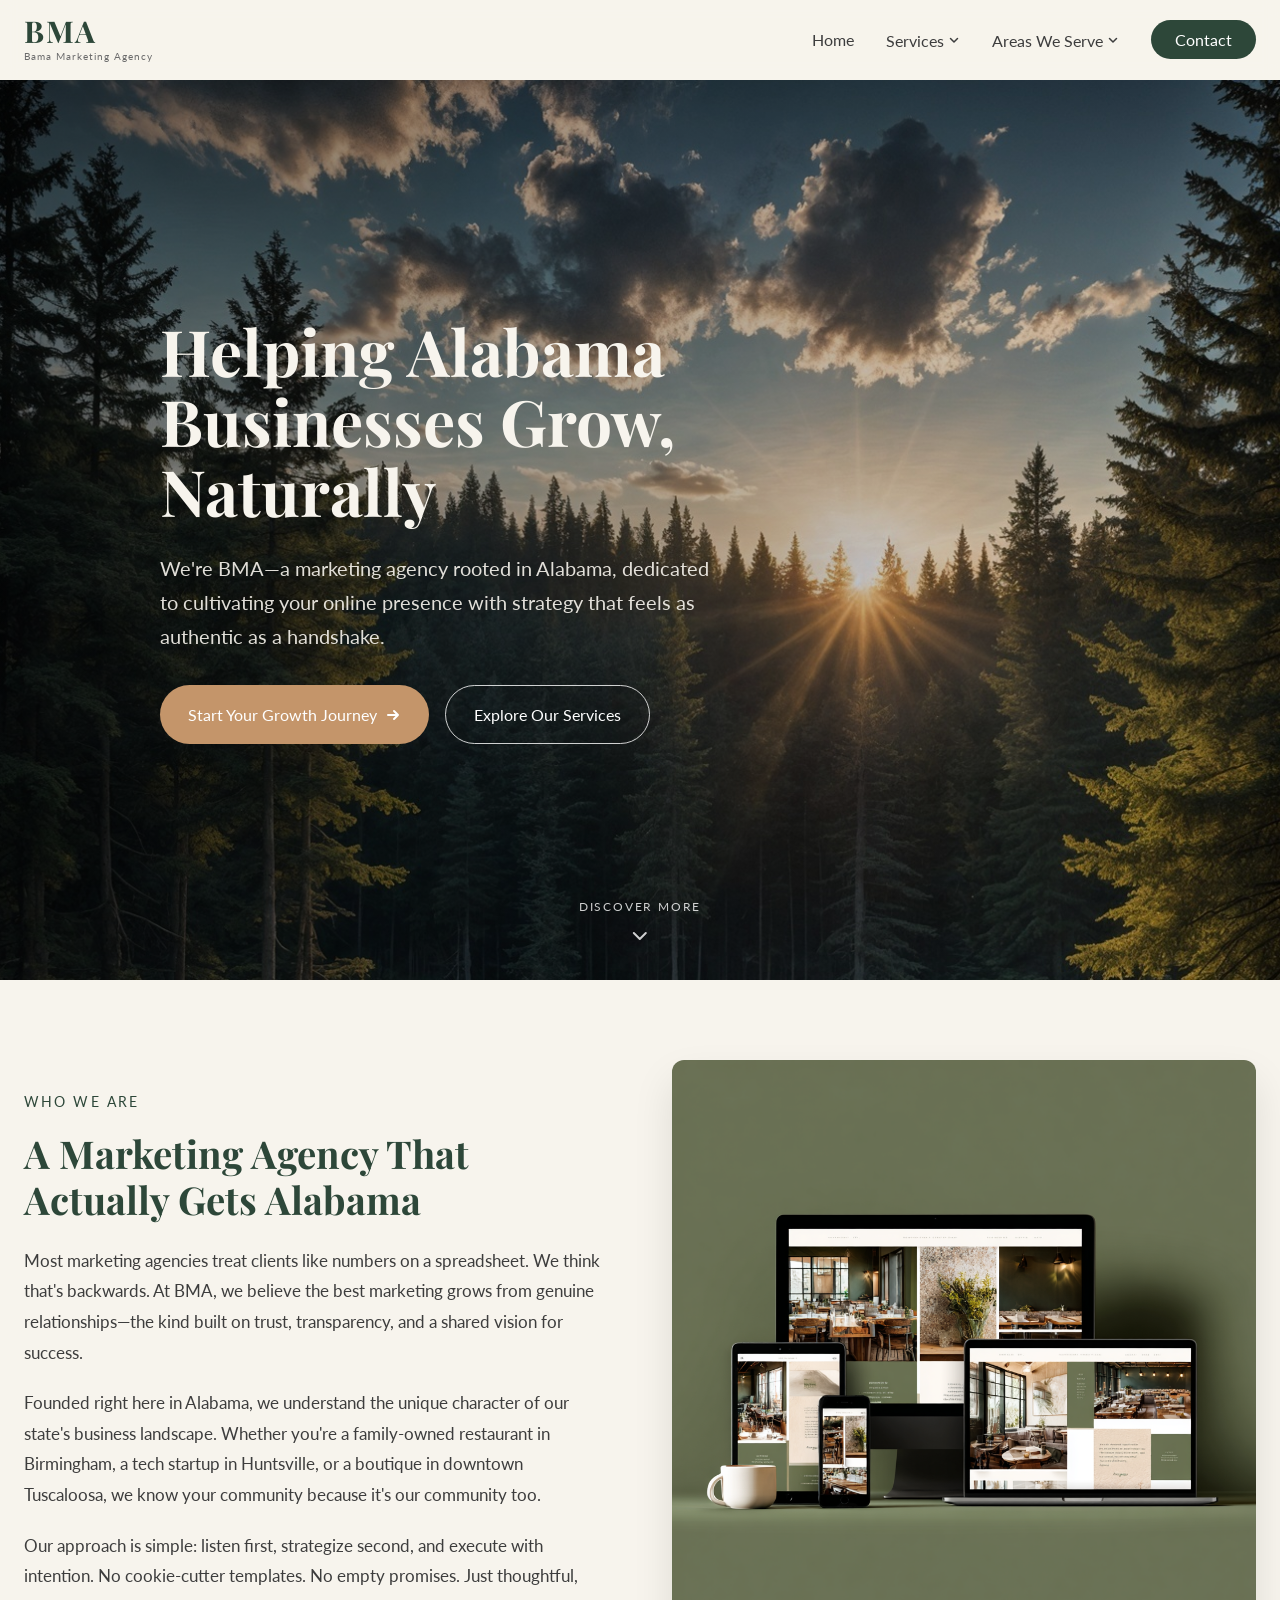
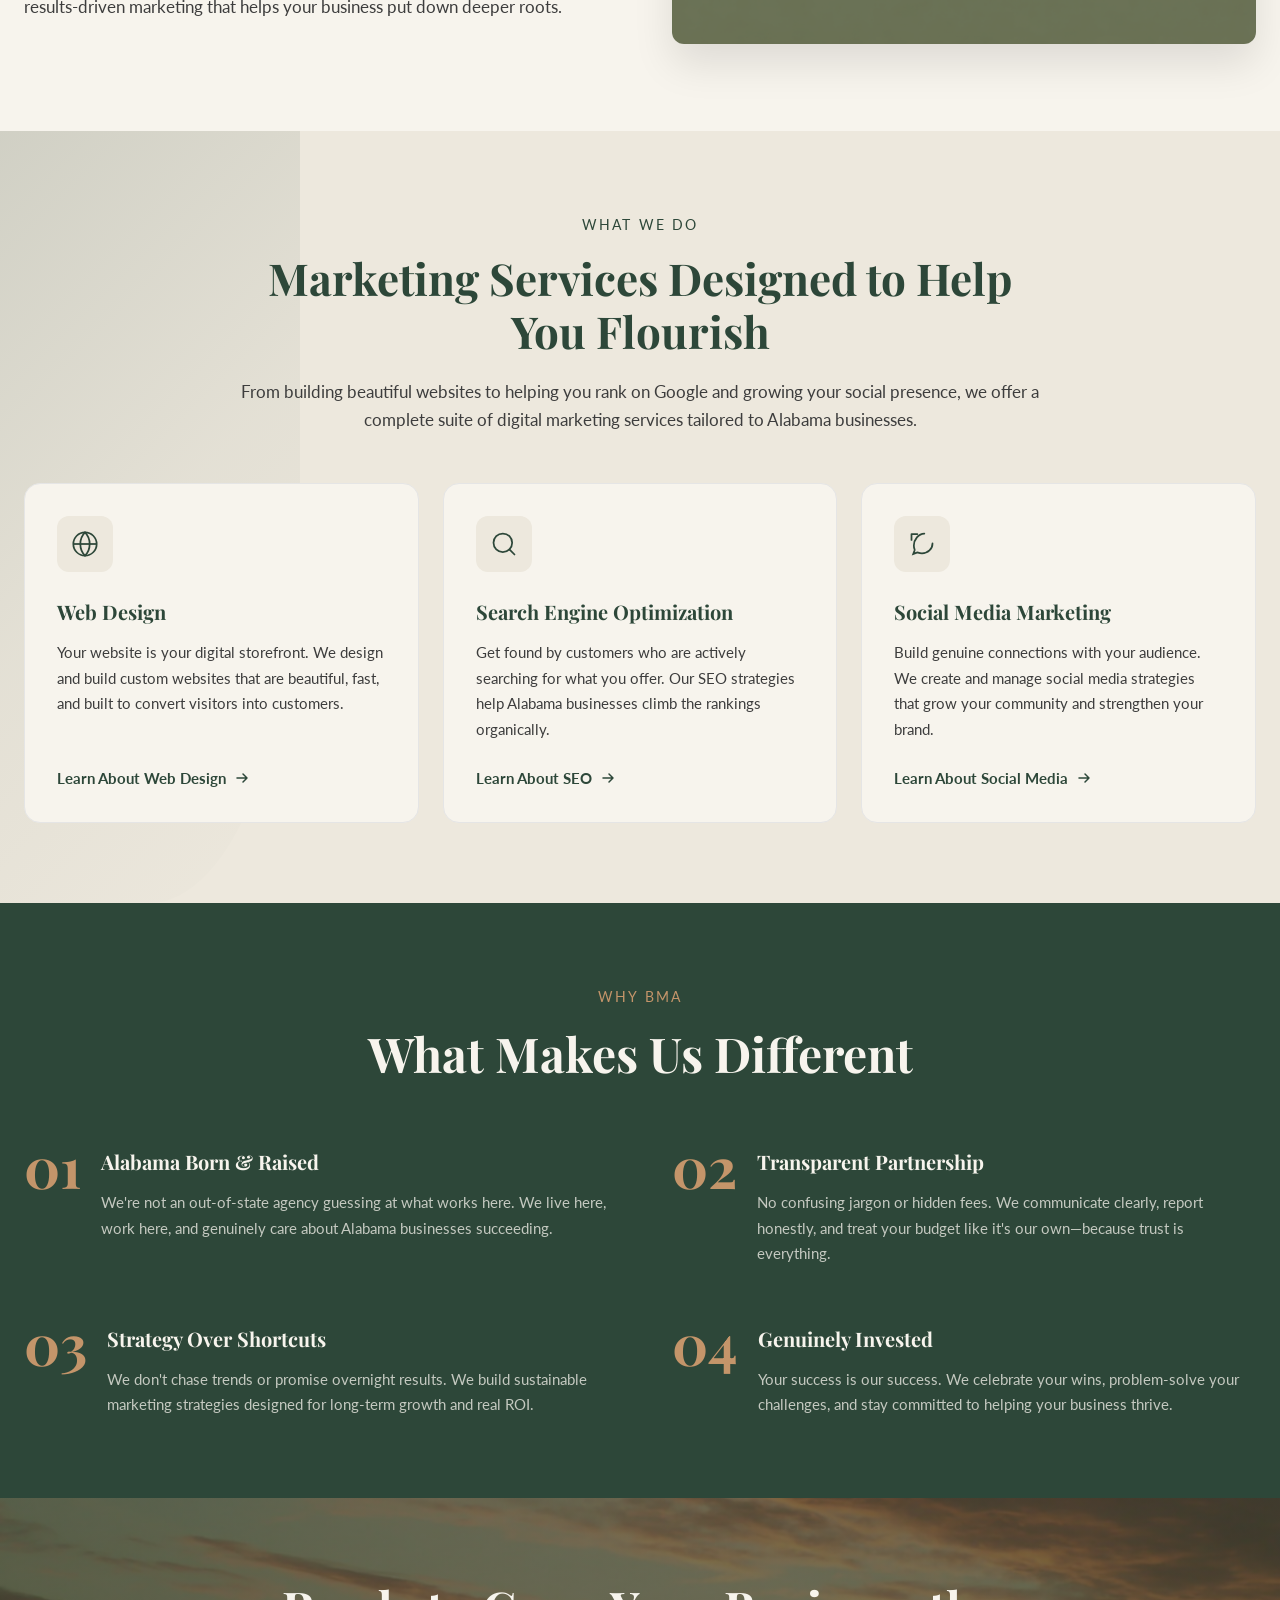
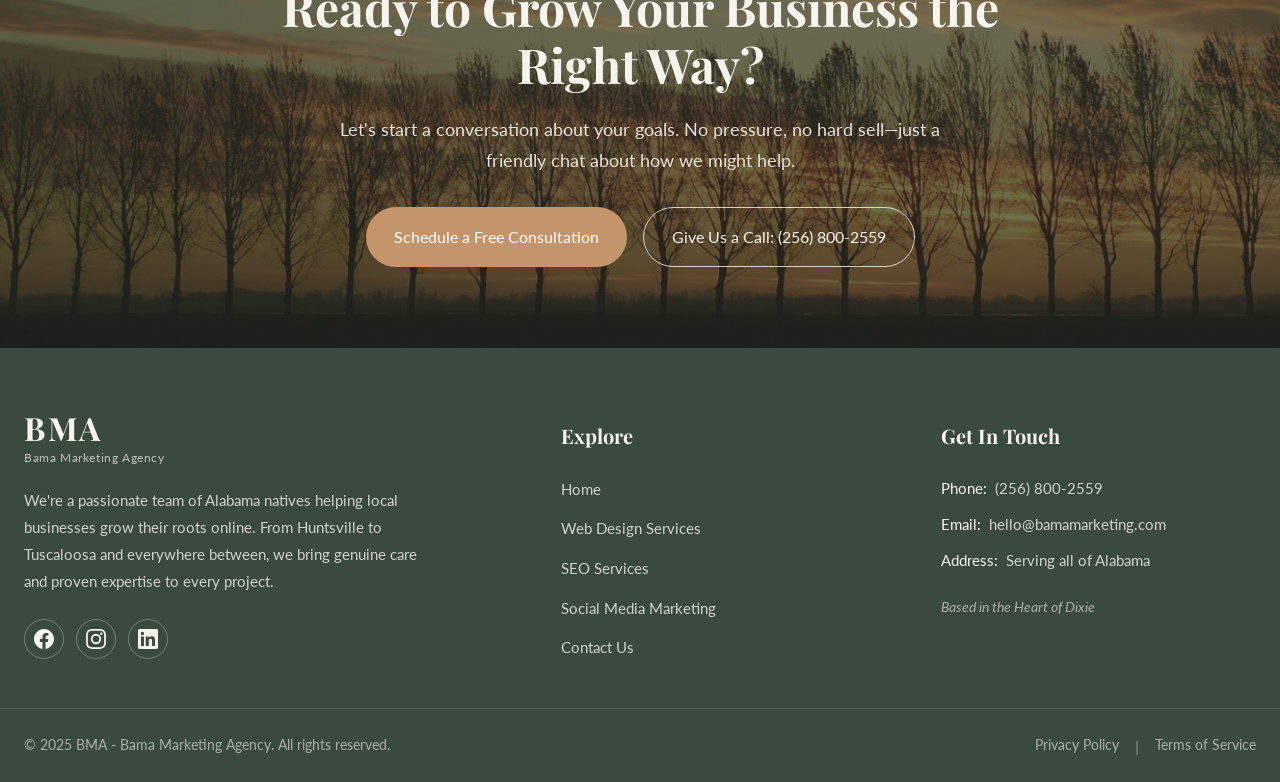
<file: index.html>
<!DOCTYPE html>
<html lang="en">
<head>
  <meta charset="UTF-8">
  <meta name="viewport" content="width=device-width, initial-scale=1.0">
  <title>Alabama Digital Marketing Agency | Web Design, SEO & Social Media | BMA</title>
  <meta name="description" content="BMA is an Alabama-based digital marketing agency offering web design, SEO, and social media marketing. Serving Huntsville, Birmingham, Tuscaloosa and beyond.">
  <link rel="preconnect" href="https://fonts.googleapis.com">
  <link rel="preconnect" href="https://fonts.gstatic.com" crossorigin>
  <link href="https://fonts.googleapis.com/css2?family=Lato:wght@400;700&family=Playfair+Display:wght@700&display=swap" rel="stylesheet">
  <link rel="stylesheet" href="styles.css">
</head>
<body>
  <nav class="main-nav">
    <div class="container">
      <!-- Logo -->
      <a href="index.html" class="logo">
        <span class="logo-text">BMA</span>
        <span class="logo-subtext">Bama Marketing Agency</span>
      </a>

      <!-- Desktop Navigation -->
      <ul class="nav-links">
        <li><a href="index.html" class="nav-link">Home</a></li>

        <!-- Services Dropdown -->
        <li class="dropdown">
          <button class="nav-link dropdown-trigger">
            Services
            <svg class="dropdown-chevron" width="12" height="12" viewBox="0 0 12 12" fill="none" xmlns="http://www.w3.org/2000/svg">
              <path d="M2.5 4.5L6 8L9.5 4.5" stroke="currentColor" stroke-width="1.5" stroke-linecap="round" stroke-linejoin="round"/>
            </svg>
          </button>
          <div class="dropdown-panel">
            <a href="web-design.html" class="dropdown-link">Web Design</a>
            <a href="seo.html" class="dropdown-link">SEO</a>
            <a href="social-media.html" class="dropdown-link">Social Media</a>
          </div>
        </li>

        <!-- Areas Dropdown -->
        <li class="dropdown">
          <button class="nav-link dropdown-trigger">
            Areas We Serve
            <svg class="dropdown-chevron" width="12" height="12" viewBox="0 0 12 12" fill="none" xmlns="http://www.w3.org/2000/svg">
              <path d="M2.5 4.5L6 8L9.5 4.5" stroke="currentColor" stroke-width="1.5" stroke-linecap="round" stroke-linejoin="round"/>
            </svg>
          </button>
          <div class="dropdown-panel">
            <a href="huntsville.html" class="dropdown-link">Huntsville</a>
            <a href="birmingham.html" class="dropdown-link">Birmingham</a>
            <a href="tuscaloosa.html" class="dropdown-link">Tuscaloosa</a>
          </div>
        </li>


        <li><a href="contact.html" class="contact-btn">Contact</a></li>
      </ul>

      <!-- Mobile Menu Toggle -->
      <button class="mobile-menu-toggle" aria-label="Toggle mobile menu" aria-expanded="false">
        <span class="hamburger-icon">
          <span class="hamburger-line"></span>
          <span class="hamburger-line"></span>
          <span class="hamburger-line"></span>
        </span>
      </button>
    </div>
  </nav>

  <!-- Mobile Menu Overlay -->
  <div class="mobile-menu">
    <a href="index.html" class="mobile-nav-link">Home</a>

    <!-- Mobile Services Accordion -->
    <div class="mobile-accordion">
      <button class="mobile-accordion-header">
        Services
        <svg class="accordion-chevron" width="16" height="16" viewBox="0 0 12 12" fill="none" xmlns="http://www.w3.org/2000/svg">
          <path d="M2.5 4.5L6 8L9.5 4.5" stroke="currentColor" stroke-width="1.5" stroke-linecap="round" stroke-linejoin="round"/>
        </svg>
      </button>
      <div class="mobile-accordion-content">
        <a href="web-design.html" class="mobile-accordion-link">Web Design</a>
        <a href="seo.html" class="mobile-accordion-link">SEO</a>
        <a href="social-media.html" class="mobile-accordion-link">Social Media</a>
      </div>
    </div>

    <!-- Mobile Areas Accordion -->
    <div class="mobile-accordion">
      <button class="mobile-accordion-header">
        Areas We Serve
        <svg class="accordion-chevron" width="16" height="16" viewBox="0 0 12 12" fill="none" xmlns="http://www.w3.org/2000/svg">
          <path d="M2.5 4.5L6 8L9.5 4.5" stroke="currentColor" stroke-width="1.5" stroke-linecap="round" stroke-linejoin="round"/>
        </svg>
      </button>
      <div class="mobile-accordion-content">
        <a href="huntsville.html" class="mobile-accordion-link">Huntsville</a>
        <a href="birmingham.html" class="mobile-accordion-link">Birmingham</a>
        <a href="tuscaloosa.html" class="mobile-accordion-link">Tuscaloosa</a>
      </div>
    </div>


    <a href="contact.html" class="mobile-contact-btn">Contact</a>
  </div>

  <!-- Main Content -->
  <main class="main-content">
    <!-- Hero Section -->
    <section class="hero">
      <div class="hero-background">
        <img src="images/forest.jpg" alt="Alabama forest landscape at sunset" class="hero-bg-image">
        <div class="hero-overlay"></div>
      </div>
      <div class="hero-content">
        <h1 class="hero-title">Helping Alabama Businesses Grow, Naturally</h1>
        <p class="hero-subtitle">We're BMA—a marketing agency rooted in Alabama, dedicated to cultivating your online presence with strategy that feels as authentic as a handshake.</p>
        <div class="hero-buttons">
          <a href="contact.html" class="btn btn-primary">
            Start Your Growth Journey
            <svg width="16" height="16" viewBox="0 0 16 16" fill="none" xmlns="http://www.w3.org/2000/svg">
              <path d="M3 8H13M13 8L9 4M13 8L9 12" stroke="currentColor" stroke-width="2" stroke-linecap="round" stroke-linejoin="round"/>
            </svg>
          </a>
          <a href="web-design.html" class="btn btn-outline">Explore Our Services</a>
        </div>
      </div>
      <div class="hero-scroll-indicator">
        <span>DISCOVER MORE</span>
        <svg width="24" height="24" viewBox="0 0 24 24" fill="none" xmlns="http://www.w3.org/2000/svg">
          <path d="M6 9L12 15L18 9" stroke="currentColor" stroke-width="2" stroke-linecap="round" stroke-linejoin="round"/>
        </svg>
      </div>
    </section>

    <!-- Who We Are Section -->
    <section class="about-section" id="about">
      <div class="about-container">
        <div class="about-content">
          <span class="section-label">Who We Are</span>
          <h2 class="about-title">A Marketing Agency That Actually Gets Alabama</h2>
          <div class="about-text">
            <p>Most marketing agencies treat clients like numbers on a spreadsheet. We think that's backwards. At BMA, we believe the best marketing grows from genuine relationships—the kind built on trust, transparency, and a shared vision for success.</p>
            <p>Founded right here in Alabama, we understand the unique character of our state's business landscape. Whether you're a family-owned restaurant in Birmingham, a tech startup in Huntsville, or a boutique in downtown Tuscaloosa, we know your community because it's our community too.</p>
            <p>Our approach is simple: listen first, strategize second, and execute with intention. No cookie-cutter templates. No empty promises. Just thoughtful, results-driven marketing that helps your business put down deeper roots.</p>
          </div>
        </div>
        <div class="about-image">
          <img src="images/showcase.png" alt="BMA website displayed on multiple devices">
        </div>
      </div>
    </section>

    <!-- Services Section -->
    <section class="services-section" id="services">
      <div class="services-decoration"></div>
      <div class="services-container">
        <div class="services-header">
          <span class="section-label">What We Do</span>
          <h2 class="services-title">Marketing Services Designed to Help You Flourish</h2>
          <p class="services-subtitle">From building beautiful websites to helping you rank on Google and growing your social presence, we offer a complete suite of digital marketing services tailored to Alabama businesses.</p>
        </div>

        <div class="services-grid">
          <!-- Web Design Card -->
          <div class="service-card">
            <div class="service-icon">
              <svg width="28" height="28" viewBox="0 0 24 24" fill="none" xmlns="http://www.w3.org/2000/svg">
                <circle cx="12" cy="12" r="10" stroke="currentColor" stroke-width="1.5"/>
                <path d="M2 12H22" stroke="currentColor" stroke-width="1.5"/>
                <path d="M12 2C14.5 4.5 16 8 16 12C16 16 14.5 19.5 12 22C9.5 19.5 8 16 8 12C8 8 9.5 4.5 12 2Z" stroke="currentColor" stroke-width="1.5"/>
              </svg>
            </div>
            <h3 class="service-title">Web Design</h3>
            <p class="service-description">Your website is your digital storefront. We design and build custom websites that are beautiful, fast, and built to convert visitors into customers.</p>
            <a href="web-design.html" class="service-link">
              Learn About Web Design
              <svg width="16" height="16" viewBox="0 0 16 16" fill="none" xmlns="http://www.w3.org/2000/svg">
                <path d="M3 8H13M13 8L9 4M13 8L9 12" stroke="currentColor" stroke-width="1.5" stroke-linecap="round" stroke-linejoin="round"/>
              </svg>
            </a>
          </div>

          <!-- SEO Card -->
          <div class="service-card">
            <div class="service-icon">
              <svg width="28" height="28" viewBox="0 0 24 24" fill="none" xmlns="http://www.w3.org/2000/svg">
                <circle cx="11" cy="11" r="8" stroke="currentColor" stroke-width="1.5"/>
                <path d="M21 21L16.65 16.65" stroke="currentColor" stroke-width="1.5" stroke-linecap="round"/>
              </svg>
            </div>
            <h3 class="service-title">Search Engine Optimization</h3>
            <p class="service-description">Get found by customers who are actively searching for what you offer. Our SEO strategies help Alabama businesses climb the rankings organically.</p>
            <a href="seo.html" class="service-link">
              Learn About SEO
              <svg width="16" height="16" viewBox="0 0 16 16" fill="none" xmlns="http://www.w3.org/2000/svg">
                <path d="M3 8H13M13 8L9 4M13 8L9 12" stroke="currentColor" stroke-width="1.5" stroke-linecap="round" stroke-linejoin="round"/>
              </svg>
            </a>
          </div>

          <!-- Social Media Card -->
          <div class="service-card">
            <div class="service-icon">
              <svg width="28" height="28" viewBox="0 0 24 24" fill="none" xmlns="http://www.w3.org/2000/svg">
                <path d="M21 11.5C21 16.1944 16.9706 20 12 20C10.8053 20 9.66406 19.7853 8.61538 19.3953C8.28173 19.2673 7.91203 19.2524 7.56771 19.3535L4.5 20.5L5.64646 17.4326C5.74724 17.1194 5.73711 16.7753 5.61726 16.4656C5.22069 15.4639 5 14.3696 5 13.2222C5 8.50904 9.02944 3 14 3" stroke="currentColor" stroke-width="1.5" stroke-linecap="round"/>
                <path d="M3 8.5L3 3.5L8 3.5" stroke="currentColor" stroke-width="1.5" stroke-linecap="round" stroke-linejoin="round"/>
              </svg>
            </div>
            <h3 class="service-title">Social Media Marketing</h3>
            <p class="service-description">Build genuine connections with your audience. We create and manage social media strategies that grow your community and strengthen your brand.</p>
            <a href="social-media.html" class="service-link">
              Learn About Social Media
              <svg width="16" height="16" viewBox="0 0 16 16" fill="none" xmlns="http://www.w3.org/2000/svg">
                <path d="M3 8H13M13 8L9 4M13 8L9 12" stroke="currentColor" stroke-width="1.5" stroke-linecap="round" stroke-linejoin="round"/>
              </svg>
            </a>
          </div>
        </div>
      </div>
    </section>

    <!-- Why BMA Section -->
    <section class="why-section" id="why-bma">
      <div class="why-container">
        <div class="why-header">
          <span class="section-label section-label-light">Why BMA</span>
          <h2 class="why-title">What Makes Us Different</h2>
        </div>

        <div class="why-grid">
          <!-- Item 01 -->
          <div class="why-item">
            <span class="why-number">01</span>
            <div class="why-content">
              <h3 class="why-item-title">Alabama Born &amp; Raised</h3>
              <p class="why-item-text">We're not an out-of-state agency guessing at what works here. We live here, work here, and genuinely care about Alabama businesses succeeding.</p>
            </div>
          </div>

          <!-- Item 02 -->
          <div class="why-item">
            <span class="why-number">02</span>
            <div class="why-content">
              <h3 class="why-item-title">Transparent Partnership</h3>
              <p class="why-item-text">No confusing jargon or hidden fees. We communicate clearly, report honestly, and treat your budget like it's our own—because trust is everything.</p>
            </div>
          </div>

          <!-- Item 03 -->
          <div class="why-item">
            <span class="why-number">03</span>
            <div class="why-content">
              <h3 class="why-item-title">Strategy Over Shortcuts</h3>
              <p class="why-item-text">We don't chase trends or promise overnight results. We build sustainable marketing strategies designed for long-term growth and real ROI.</p>
            </div>
          </div>

          <!-- Item 04 -->
          <div class="why-item">
            <span class="why-number">04</span>
            <div class="why-content">
              <h3 class="why-item-title">Genuinely Invested</h3>
              <p class="why-item-text">Your success is our success. We celebrate your wins, problem-solve your challenges, and stay committed to helping your business thrive.</p>
            </div>
          </div>
        </div>
      </div>
    </section>

    <!-- Consultation CTA Section -->
    <section class="consultation-section" id="consultation">
      <div class="consultation-background">
        <img src="images/treeline.jpg" alt="Alabama treeline at sunset" class="consultation-bg-image">
        <div class="consultation-overlay"></div>
      </div>
      <div class="consultation-content">
        <h2 class="consultation-title">Ready to Grow Your Business the Right Way?</h2>
        <p class="consultation-subtitle">Let's start a conversation about your goals. No pressure, no hard sell—just a friendly chat about how we might help.</p>
        <div class="consultation-buttons">
          <a href="contact.html" class="btn btn-primary">Schedule a Free Consultation</a>
          <a href="tel:2568002559" class="btn btn-outline-light">Give Us a Call: (256) 800-2559</a>
        </div>
      </div>
    </section>
  </main>

  <!-- Footer -->
  <footer class="site-footer">
    <div class="footer-container">
      <div class="footer-content">
        <!-- Brand Column -->
        <div class="footer-brand">
          <a href="index.html" class="footer-logo">
            <span class="footer-logo-text">BMA</span>
            <span class="footer-logo-subtext">Bama Marketing Agency</span>
          </a>
          <p class="footer-description">We're a passionate team of Alabama natives helping local businesses grow their roots online. From Huntsville to Tuscaloosa and everywhere between, we bring genuine care and proven expertise to every project.</p>
          <div class="footer-social">
            <a href="https://facebook.com" class="social-link" aria-label="Facebook">
              <svg width="20" height="20" viewBox="0 0 24 24" fill="currentColor" xmlns="http://www.w3.org/2000/svg">
                <path d="M24 12.073c0-6.627-5.373-12-12-12s-12 5.373-12 12c0 5.99 4.388 10.954 10.125 11.854v-8.385H7.078v-3.47h3.047V9.43c0-3.007 1.792-4.669 4.533-4.669 1.312 0 2.686.235 2.686.235v2.953H15.83c-1.491 0-1.956.925-1.956 1.874v2.25h3.328l-.532 3.47h-2.796v8.385C19.612 23.027 24 18.062 24 12.073z"/>
              </svg>
            </a>
            <a href="https://instagram.com" class="social-link" aria-label="Instagram">
              <svg width="20" height="20" viewBox="0 0 24 24" fill="currentColor" xmlns="http://www.w3.org/2000/svg">
                <path d="M12 2.163c3.204 0 3.584.012 4.85.07 3.252.148 4.771 1.691 4.919 4.919.058 1.265.069 1.645.069 4.849 0 3.205-.012 3.584-.069 4.849-.149 3.225-1.664 4.771-4.919 4.919-1.266.058-1.644.07-4.85.07-3.204 0-3.584-.012-4.849-.07-3.26-.149-4.771-1.699-4.919-4.92-.058-1.265-.07-1.644-.07-4.849 0-3.204.013-3.583.07-4.849.149-3.227 1.664-4.771 4.919-4.919 1.266-.057 1.645-.069 4.849-.069zM12 0C8.741 0 8.333.014 7.053.072 2.695.272.273 2.69.073 7.052.014 8.333 0 8.741 0 12c0 3.259.014 3.668.072 4.948.2 4.358 2.618 6.78 6.98 6.98C8.333 23.986 8.741 24 12 24c3.259 0 3.668-.014 4.948-.072 4.354-.2 6.782-2.618 6.979-6.98.059-1.28.073-1.689.073-4.948 0-3.259-.014-3.667-.072-4.947-.196-4.354-2.617-6.78-6.979-6.98C15.668.014 15.259 0 12 0zm0 5.838a6.162 6.162 0 100 12.324 6.162 6.162 0 000-12.324zM12 16a4 4 0 110-8 4 4 0 010 8zm6.406-11.845a1.44 1.44 0 100 2.881 1.44 1.44 0 000-2.881z"/>
              </svg>
            </a>
            <a href="https://linkedin.com" class="social-link" aria-label="LinkedIn">
              <svg width="20" height="20" viewBox="0 0 24 24" fill="currentColor" xmlns="http://www.w3.org/2000/svg">
                <path d="M20.447 20.452h-3.554v-5.569c0-1.328-.027-3.037-1.852-3.037-1.853 0-2.136 1.445-2.136 2.939v5.667H9.351V9h3.414v1.561h.046c.477-.9 1.637-1.85 3.37-1.85 3.601 0 4.267 2.37 4.267 5.455v6.286zM5.337 7.433a2.062 2.062 0 01-2.063-2.065 2.064 2.064 0 112.063 2.065zm1.782 13.019H3.555V9h3.564v11.452zM22.225 0H1.771C.792 0 0 .774 0 1.729v20.542C0 23.227.792 24 1.771 24h20.451C23.2 24 24 23.227 24 22.271V1.729C24 .774 23.2 0 22.222 0h.003z"/>
              </svg>
            </a>
          </div>
        </div>

        <!-- Explore Column -->
        <div class="footer-nav">
          <h4 class="footer-heading">Explore</h4>
          <ul class="footer-links">
            <li><a href="index.html">Home</a></li>
            <li><a href="web-design.html">Web Design Services</a></li>
            <li><a href="seo.html">SEO Services</a></li>
            <li><a href="social-media.html">Social Media Marketing</a></li>
            <li><a href="contact.html">Contact Us</a></li>
          </ul>
        </div>

        <!-- Contact Column -->
        <div class="footer-contact">
          <h4 class="footer-heading">Get In Touch</h4>
          <ul class="footer-contact-list">
            <li>
              <span class="contact-label">Phone:</span>
              <a href="tel:2568002559">(256) 800-2559</a>
            </li>
            <li>
              <span class="contact-label">Email:</span>
              <a href="mailto:hello@bamamarketing.com">hello@bamamarketing.com</a>
            </li>
            <li>
              <span class="contact-label">Address:</span>
              <span>Serving all of Alabama</span>
            </li>
          </ul>
          <p class="footer-tagline">Based in the Heart of Dixie</p>
        </div>
      </div>
    </div>

    <!-- Footer Bottom -->
    <div class="footer-bottom">
      <div class="footer-bottom-container">
        <p class="footer-copyright">&copy; 2025 BMA - Bama Marketing Agency. All rights reserved.</p>
        <div class="footer-legal">
          <a href="privacy.html">Privacy Policy</a>
          <span class="footer-divider">|</span>
          <a href="terms.html">Terms of Service</a>
        </div>
      </div>
    </div>
  </footer>

  <script src="script.js"></script>
</body>
</html>
</file>
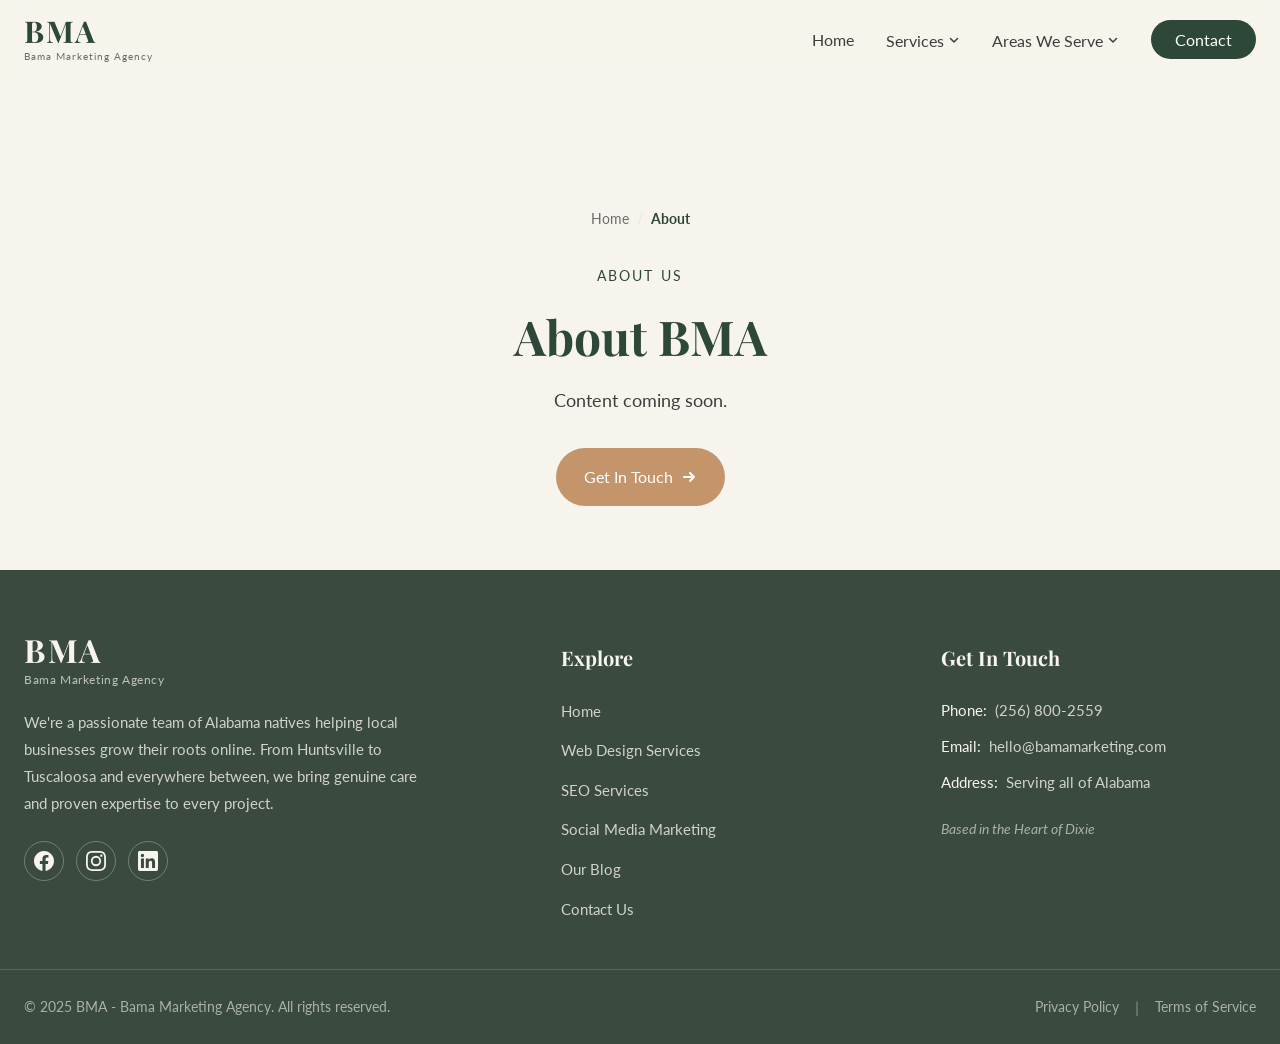
<file: about.html>
<!DOCTYPE html>
<html lang="en">
<head>
  <meta charset="UTF-8">
  <meta name="viewport" content="width=device-width, initial-scale=1.0">
  <title>About Us - BMA | Bama Marketing Agency</title>
  <link rel="preconnect" href="https://fonts.googleapis.com">
  <link rel="preconnect" href="https://fonts.gstatic.com" crossorigin>
  <link href="https://fonts.googleapis.com/css2?family=Lato:wght@400;700&family=Playfair+Display:wght@700&display=swap" rel="stylesheet">
  <link rel="stylesheet" href="styles.css">
</head>
<body>
  <nav class="main-nav">
    <div class="container">
      <!-- Logo -->
      <a href="index.html" class="logo">
        <span class="logo-text">BMA</span>
        <span class="logo-subtext">Bama Marketing Agency</span>
      </a>

      <!-- Desktop Navigation -->
      <ul class="nav-links">
        <li><a href="index.html" class="nav-link">Home</a></li>
        

        <!-- Services Dropdown -->
        <li class="dropdown">
          <button class="nav-link dropdown-trigger">
            Services
            <svg class="dropdown-chevron" width="12" height="12" viewBox="0 0 12 12" fill="none" xmlns="http://www.w3.org/2000/svg">
              <path d="M2.5 4.5L6 8L9.5 4.5" stroke="currentColor" stroke-width="1.5" stroke-linecap="round" stroke-linejoin="round"/>
            </svg>
          </button>
          <div class="dropdown-panel">
            <a href="web-design.html" class="dropdown-link">Web Design</a>
            <a href="seo.html" class="dropdown-link">SEO</a>
            <a href="social-media.html" class="dropdown-link">Social Media</a>
          </div>
        </li>

        <!-- Areas Dropdown -->
        <li class="dropdown">
          <button class="nav-link dropdown-trigger">
            Areas We Serve
            <svg class="dropdown-chevron" width="12" height="12" viewBox="0 0 12 12" fill="none" xmlns="http://www.w3.org/2000/svg">
              <path d="M2.5 4.5L6 8L9.5 4.5" stroke="currentColor" stroke-width="1.5" stroke-linecap="round" stroke-linejoin="round"/>
            </svg>
          </button>
          <div class="dropdown-panel">
            <a href="huntsville.html" class="dropdown-link">Huntsville</a>
            <a href="birmingham.html" class="dropdown-link">Birmingham</a>
            <a href="tuscaloosa.html" class="dropdown-link">Tuscaloosa</a>
          </div>
        </li>

        

        <li><a href="contact.html" class="contact-btn">Contact</a></li>
      </ul>

      <!-- Mobile Menu Toggle -->
      <button class="mobile-menu-toggle" aria-label="Toggle mobile menu" aria-expanded="false">
        <span class="hamburger-icon">
          <span class="hamburger-line"></span>
          <span class="hamburger-line"></span>
          <span class="hamburger-line"></span>
        </span>
      </button>
    </div>
  </nav>

  <!-- Mobile Menu Overlay -->
  <div class="mobile-menu">
    <a href="index.html" class="mobile-nav-link">Home</a>
    <a href="about.html" class="mobile-nav-link">About</a>

    <!-- Mobile Services Accordion -->
    <div class="mobile-accordion">
      <button class="mobile-accordion-header">
        Services
        <svg class="accordion-chevron" width="16" height="16" viewBox="0 0 12 12" fill="none" xmlns="http://www.w3.org/2000/svg">
          <path d="M2.5 4.5L6 8L9.5 4.5" stroke="currentColor" stroke-width="1.5" stroke-linecap="round" stroke-linejoin="round"/>
        </svg>
      </button>
      <div class="mobile-accordion-content">
        <a href="web-design.html" class="mobile-accordion-link">Web Design</a>
        <a href="seo.html" class="mobile-accordion-link">SEO</a>
        <a href="social-media.html" class="mobile-accordion-link">Social Media</a>
      </div>
    </div>

    <!-- Mobile Areas Accordion -->
    <div class="mobile-accordion">
      <button class="mobile-accordion-header">
        Areas We Serve
        <svg class="accordion-chevron" width="16" height="16" viewBox="0 0 12 12" fill="none" xmlns="http://www.w3.org/2000/svg">
          <path d="M2.5 4.5L6 8L9.5 4.5" stroke="currentColor" stroke-width="1.5" stroke-linecap="round" stroke-linejoin="round"/>
        </svg>
      </button>
      <div class="mobile-accordion-content">
        <a href="huntsville.html" class="mobile-accordion-link">Huntsville</a>
        <a href="birmingham.html" class="mobile-accordion-link">Birmingham</a>
        <a href="tuscaloosa.html" class="mobile-accordion-link">Tuscaloosa</a>
      </div>
    </div>

    <a href="blog.html" class="mobile-nav-link">Blog</a>

    <a href="contact.html" class="mobile-contact-btn">Contact</a>
  </div>

  <!-- Main Content -->
  <main class="main-content">
    <!-- Page Hero Section -->
    <section class="page-hero">
      <div class="page-hero-container">
        <!-- Breadcrumb -->
        <nav class="breadcrumb" aria-label="Breadcrumb">
          <a href="index.html">Home</a>
          <span class="breadcrumb-separator">/</span>
          <span class="breadcrumb-current">About</span>
        </nav>

        <span class="section-label">About Us</span>
        <h1 class="page-hero-title">About BMA</h1>
        <p class="page-hero-subtitle">Content coming soon.</p>
        <a href="contact.html" class="btn btn-primary">
          Get In Touch
          <svg width="16" height="16" viewBox="0 0 16 16" fill="none" xmlns="http://www.w3.org/2000/svg">
            <path d="M3 8H13M13 8L9 4M13 8L9 12" stroke="currentColor" stroke-width="2" stroke-linecap="round" stroke-linejoin="round"/>
          </svg>
        </a>
      </div>
    </section>
  </main>

  <!-- Footer -->
  <footer class="site-footer">
    <div class="footer-container">
      <div class="footer-content">
        <!-- Brand Column -->
        <div class="footer-brand">
          <a href="index.html" class="footer-logo">
            <span class="footer-logo-text">BMA</span>
            <span class="footer-logo-subtext">Bama Marketing Agency</span>
          </a>
          <p class="footer-description">We're a passionate team of Alabama natives helping local businesses grow their roots online. From Huntsville to Tuscaloosa and everywhere between, we bring genuine care and proven expertise to every project.</p>
          <div class="footer-social">
            <a href="https://facebook.com" class="social-link" aria-label="Facebook">
              <svg width="20" height="20" viewBox="0 0 24 24" fill="currentColor" xmlns="http://www.w3.org/2000/svg">
                <path d="M24 12.073c0-6.627-5.373-12-12-12s-12 5.373-12 12c0 5.99 4.388 10.954 10.125 11.854v-8.385H7.078v-3.47h3.047V9.43c0-3.007 1.792-4.669 4.533-4.669 1.312 0 2.686.235 2.686.235v2.953H15.83c-1.491 0-1.956.925-1.956 1.874v2.25h3.328l-.532 3.47h-2.796v8.385C19.612 23.027 24 18.062 24 12.073z"/>
              </svg>
            </a>
            <a href="https://instagram.com" class="social-link" aria-label="Instagram">
              <svg width="20" height="20" viewBox="0 0 24 24" fill="currentColor" xmlns="http://www.w3.org/2000/svg">
                <path d="M12 2.163c3.204 0 3.584.012 4.85.07 3.252.148 4.771 1.691 4.919 4.919.058 1.265.069 1.645.069 4.849 0 3.205-.012 3.584-.069 4.849-.149 3.225-1.664 4.771-4.919 4.919-1.266.058-1.644.07-4.85.07-3.204 0-3.584-.012-4.849-.07-3.26-.149-4.771-1.699-4.919-4.92-.058-1.265-.07-1.644-.07-4.849 0-3.204.013-3.583.07-4.849.149-3.227 1.664-4.771 4.919-4.919 1.266-.057 1.645-.069 4.849-.069zM12 0C8.741 0 8.333.014 7.053.072 2.695.272.273 2.69.073 7.052.014 8.333 0 8.741 0 12c0 3.259.014 3.668.072 4.948.2 4.358 2.618 6.78 6.98 6.98C8.333 23.986 8.741 24 12 24c3.259 0 3.668-.014 4.948-.072 4.354-.2 6.782-2.618 6.979-6.98.059-1.28.073-1.689.073-4.948 0-3.259-.014-3.667-.072-4.947-.196-4.354-2.617-6.78-6.979-6.98C15.668.014 15.259 0 12 0zm0 5.838a6.162 6.162 0 100 12.324 6.162 6.162 0 000-12.324zM12 16a4 4 0 110-8 4 4 0 010 8zm6.406-11.845a1.44 1.44 0 100 2.881 1.44 1.44 0 000-2.881z"/>
              </svg>
            </a>
            <a href="https://linkedin.com" class="social-link" aria-label="LinkedIn">
              <svg width="20" height="20" viewBox="0 0 24 24" fill="currentColor" xmlns="http://www.w3.org/2000/svg">
                <path d="M20.447 20.452h-3.554v-5.569c0-1.328-.027-3.037-1.852-3.037-1.853 0-2.136 1.445-2.136 2.939v5.667H9.351V9h3.414v1.561h.046c.477-.9 1.637-1.85 3.37-1.85 3.601 0 4.267 2.37 4.267 5.455v6.286zM5.337 7.433a2.062 2.062 0 01-2.063-2.065 2.064 2.064 0 112.063 2.065zm1.782 13.019H3.555V9h3.564v11.452zM22.225 0H1.771C.792 0 0 .774 0 1.729v20.542C0 23.227.792 24 1.771 24h20.451C23.2 24 24 23.227 24 22.271V1.729C24 .774 23.2 0 22.222 0h.003z"/>
              </svg>
            </a>
          </div>
        </div>

        <!-- Explore Column -->
        <div class="footer-nav">
          <h4 class="footer-heading">Explore</h4>
          <ul class="footer-links">
            <li><a href="index.html">Home</a></li>
            <li><a href="web-design.html">Web Design Services</a></li>
            <li><a href="seo.html">SEO Services</a></li>
            <li><a href="social-media.html">Social Media Marketing</a></li>
            <li><a href="blog.html">Our Blog</a></li>
            <li><a href="contact.html">Contact Us</a></li>
          </ul>
        </div>

        <!-- Contact Column -->
        <div class="footer-contact">
          <h4 class="footer-heading">Get In Touch</h4>
          <ul class="footer-contact-list">
            <li>
              <span class="contact-label">Phone:</span>
              <a href="tel:2568002559">(256) 800-2559</a>
            </li>
            <li>
              <span class="contact-label">Email:</span>
              <a href="mailto:hello@bamamarketing.com">hello@bamamarketing.com</a>
            </li>
            <li>
              <span class="contact-label">Address:</span>
              <span>Serving all of Alabama</span>
            </li>
          </ul>
          <p class="footer-tagline">Based in the Heart of Dixie</p>
        </div>
      </div>
    </div>

    <!-- Footer Bottom -->
    <div class="footer-bottom">
      <div class="footer-bottom-container">
        <p class="footer-copyright">&copy; 2025 BMA - Bama Marketing Agency. All rights reserved.</p>
        <div class="footer-legal">
          <a href="privacy.html">Privacy Policy</a>
          <span class="footer-divider">|</span>
          <a href="terms.html">Terms of Service</a>
        </div>
      </div>
    </div>
  </footer>

  <script src="script.js"></script>
</body>
</html>
</file>
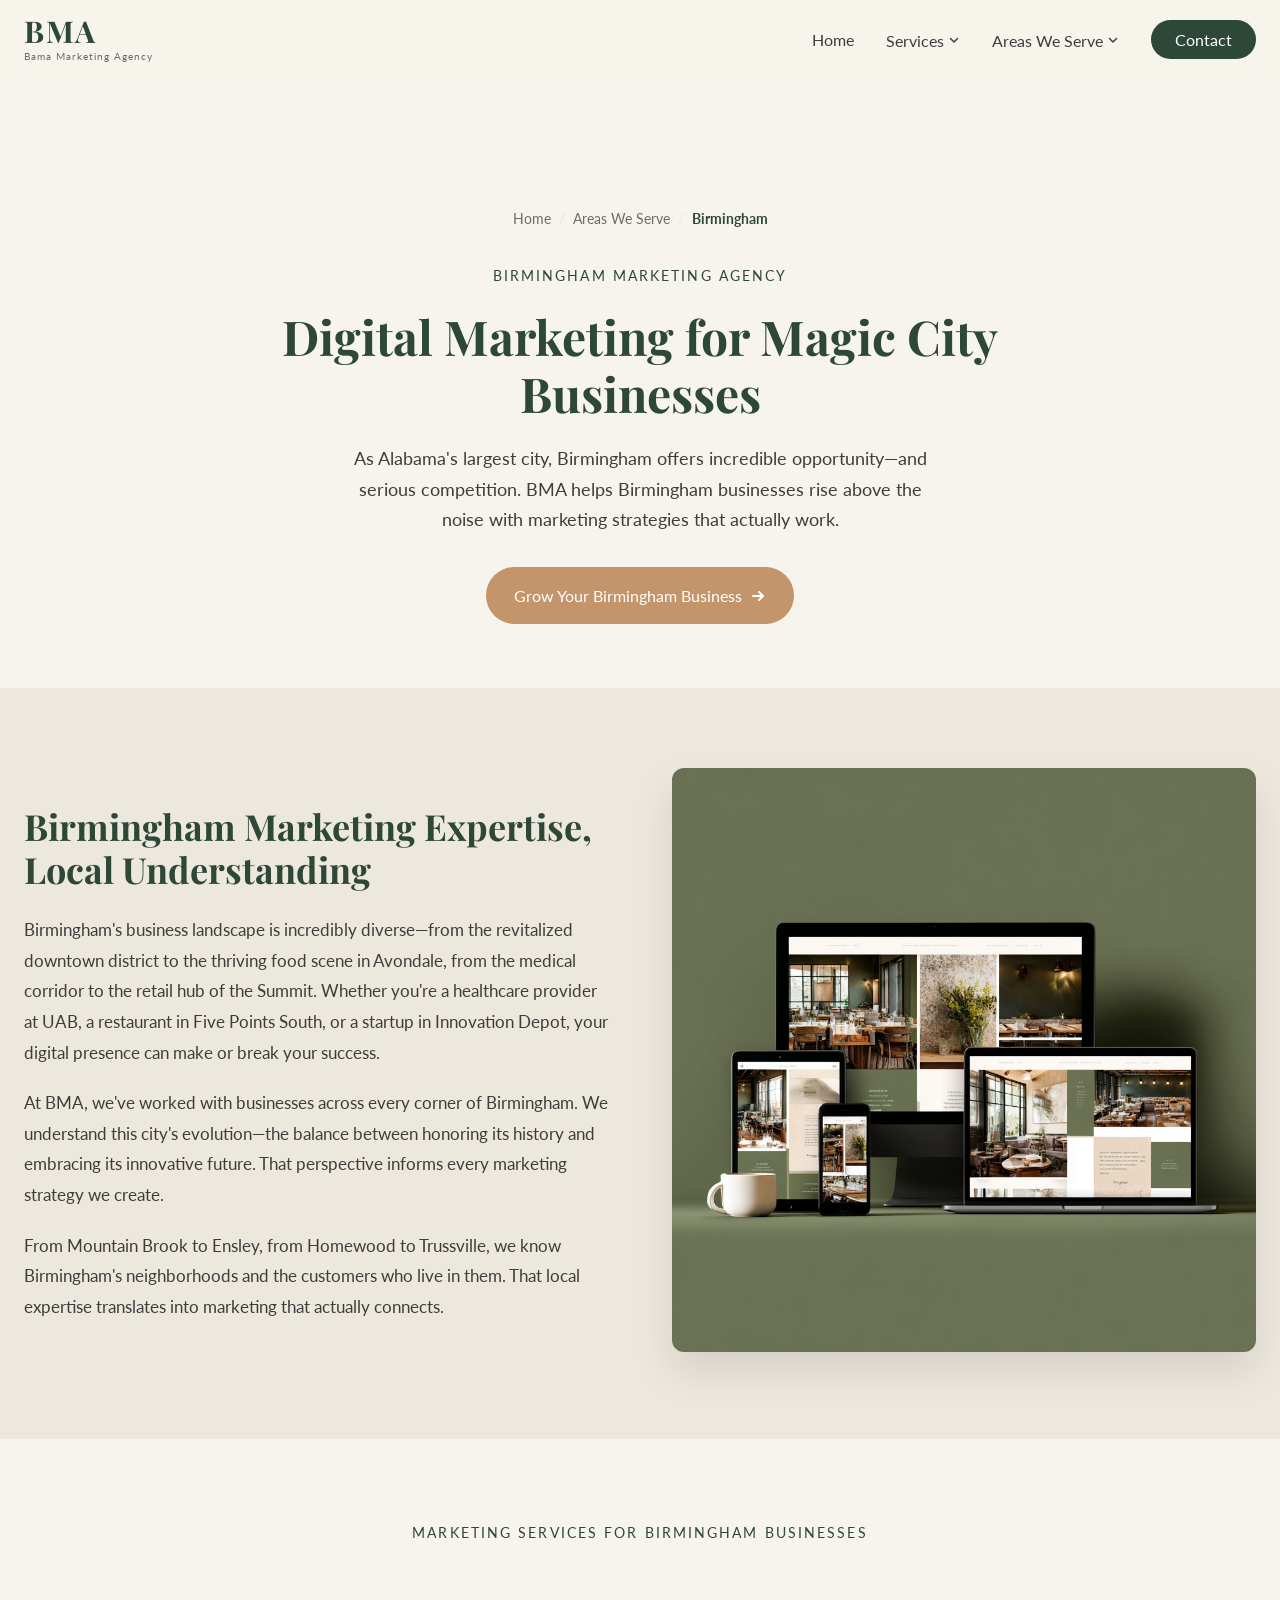
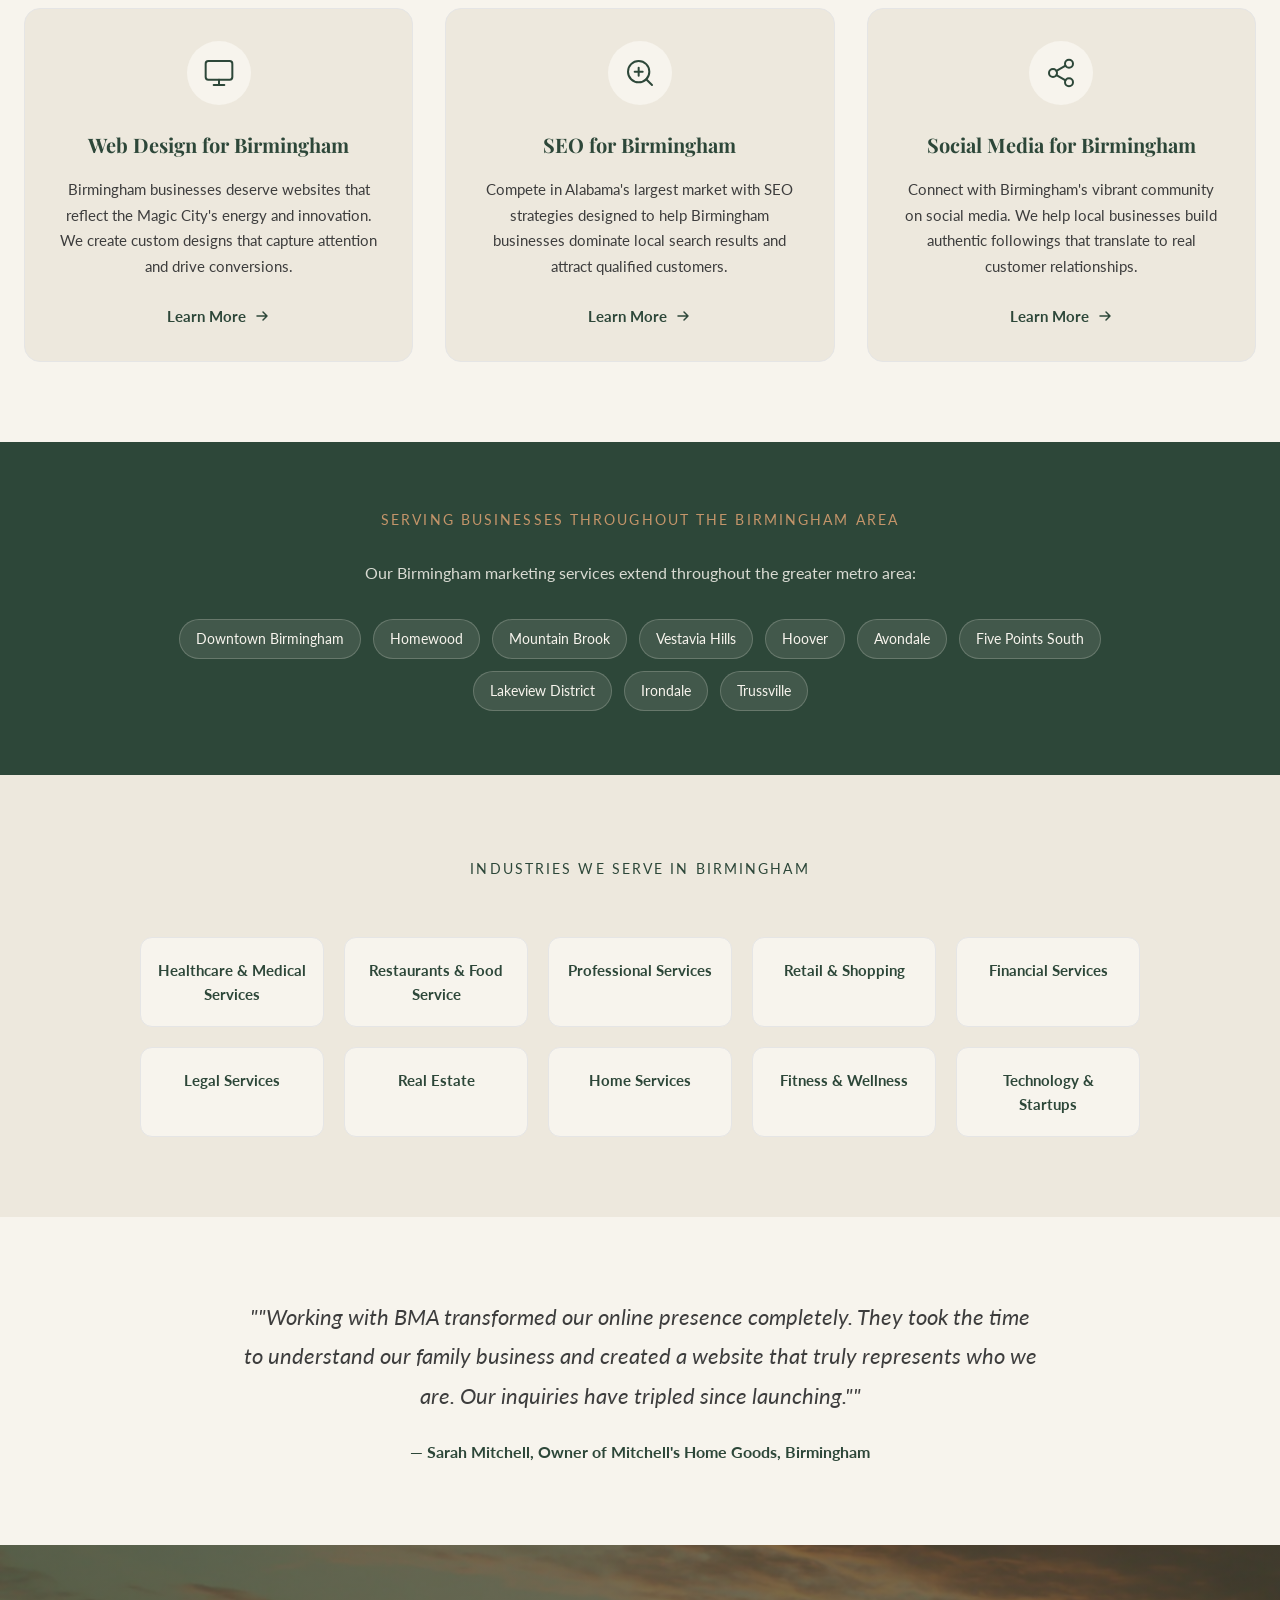
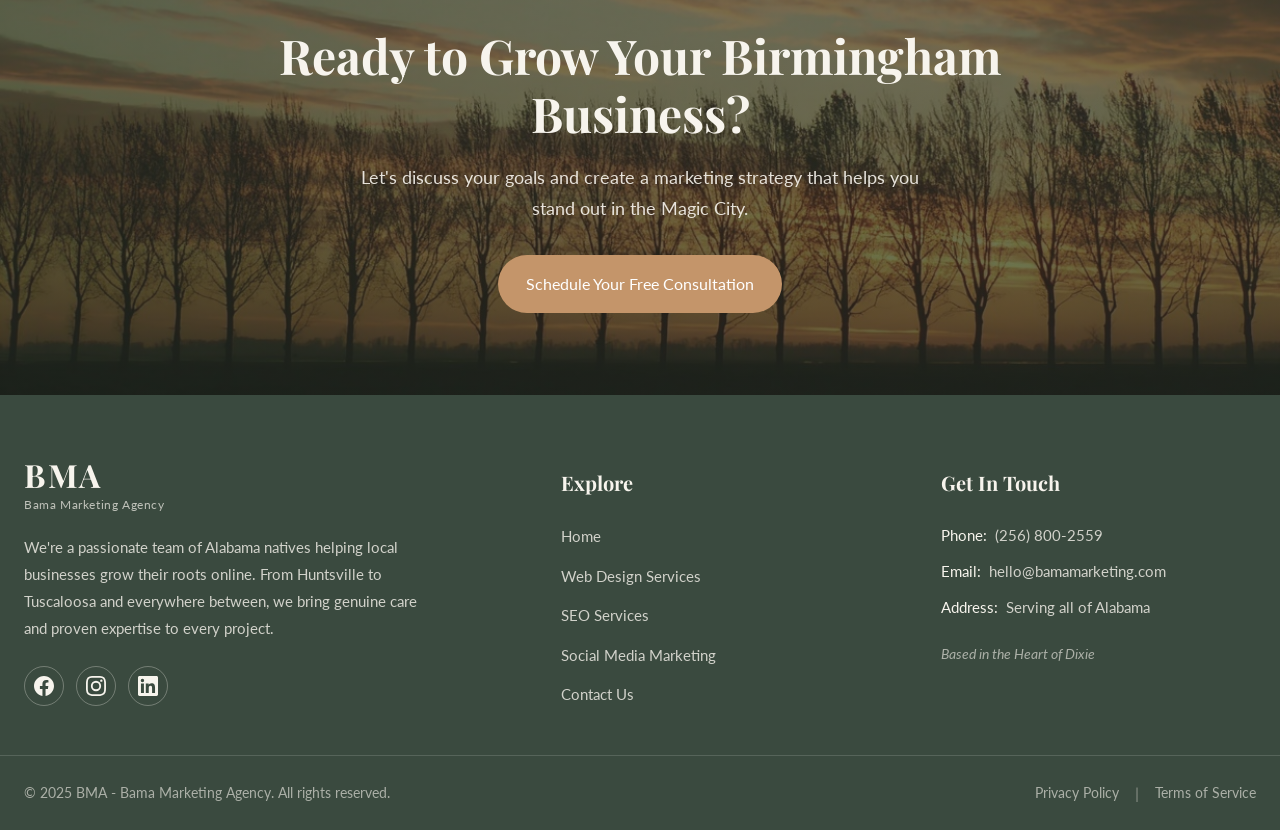
<file: birmingham.html>
<!DOCTYPE html>
<html lang="en">
<head>
  <meta charset="UTF-8">
  <meta name="viewport" content="width=device-width, initial-scale=1.0">
  <title>Birmingham Digital Marketing Agency | SEO, Web Design & Social | BMA</title>
  <meta name="description" content="BMA helps Birmingham businesses grow with local SEO, professional web design, and social media marketing. Serving Birmingham, Homewood, Mountain Brook & beyond.">
  <link rel="preconnect" href="https://fonts.googleapis.com">
  <link rel="preconnect" href="https://fonts.gstatic.com" crossorigin>
  <link href="https://fonts.googleapis.com/css2?family=Lato:wght@400;700&family=Playfair+Display:wght@700&display=swap" rel="stylesheet">
  <link rel="stylesheet" href="styles.css">
</head>
<body>
  <nav class="main-nav">
    <div class="container">
      <!-- Logo -->
      <a href="index.html" class="logo">
        <span class="logo-text">BMA</span>
        <span class="logo-subtext">Bama Marketing Agency</span>
      </a>

      <!-- Desktop Navigation -->
      <ul class="nav-links">
        <li><a href="index.html" class="nav-link">Home</a></li>

        <!-- Services Dropdown -->
        <li class="dropdown">
          <button class="nav-link dropdown-trigger">
            Services
            <svg class="dropdown-chevron" width="12" height="12" viewBox="0 0 12 12" fill="none" xmlns="http://www.w3.org/2000/svg">
              <path d="M2.5 4.5L6 8L9.5 4.5" stroke="currentColor" stroke-width="1.5" stroke-linecap="round" stroke-linejoin="round"/>
            </svg>
          </button>
          <div class="dropdown-panel">
            <a href="web-design.html" class="dropdown-link">Web Design</a>
            <a href="seo.html" class="dropdown-link">SEO</a>
            <a href="social-media.html" class="dropdown-link">Social Media</a>
          </div>
        </li>

        <!-- Areas Dropdown -->
        <li class="dropdown">
          <button class="nav-link dropdown-trigger">
            Areas We Serve
            <svg class="dropdown-chevron" width="12" height="12" viewBox="0 0 12 12" fill="none" xmlns="http://www.w3.org/2000/svg">
              <path d="M2.5 4.5L6 8L9.5 4.5" stroke="currentColor" stroke-width="1.5" stroke-linecap="round" stroke-linejoin="round"/>
            </svg>
          </button>
          <div class="dropdown-panel">
            <a href="huntsville.html" class="dropdown-link">Huntsville</a>
            <a href="birmingham.html" class="dropdown-link">Birmingham</a>
            <a href="tuscaloosa.html" class="dropdown-link">Tuscaloosa</a>
          </div>
        </li>


        <li><a href="contact.html" class="contact-btn">Contact</a></li>
      </ul>

      <!-- Mobile Menu Toggle -->
      <button class="mobile-menu-toggle" aria-label="Toggle mobile menu" aria-expanded="false">
        <span class="hamburger-icon">
          <span class="hamburger-line"></span>
          <span class="hamburger-line"></span>
          <span class="hamburger-line"></span>
        </span>
      </button>
    </div>
  </nav>

  <!-- Mobile Menu Overlay -->
  <div class="mobile-menu">
    <a href="index.html" class="mobile-nav-link">Home</a>

    <!-- Mobile Services Accordion -->
    <div class="mobile-accordion">
      <button class="mobile-accordion-header">
        Services
        <svg class="accordion-chevron" width="16" height="16" viewBox="0 0 12 12" fill="none" xmlns="http://www.w3.org/2000/svg">
          <path d="M2.5 4.5L6 8L9.5 4.5" stroke="currentColor" stroke-width="1.5" stroke-linecap="round" stroke-linejoin="round"/>
        </svg>
      </button>
      <div class="mobile-accordion-content">
        <a href="web-design.html" class="mobile-accordion-link">Web Design</a>
        <a href="seo.html" class="mobile-accordion-link">SEO</a>
        <a href="social-media.html" class="mobile-accordion-link">Social Media</a>
      </div>
    </div>

    <!-- Mobile Areas Accordion -->
    <div class="mobile-accordion">
      <button class="mobile-accordion-header">
        Areas We Serve
        <svg class="accordion-chevron" width="16" height="16" viewBox="0 0 12 12" fill="none" xmlns="http://www.w3.org/2000/svg">
          <path d="M2.5 4.5L6 8L9.5 4.5" stroke="currentColor" stroke-width="1.5" stroke-linecap="round" stroke-linejoin="round"/>
        </svg>
      </button>
      <div class="mobile-accordion-content">
        <a href="huntsville.html" class="mobile-accordion-link">Huntsville</a>
        <a href="birmingham.html" class="mobile-accordion-link">Birmingham</a>
        <a href="tuscaloosa.html" class="mobile-accordion-link">Tuscaloosa</a>
      </div>
    </div>


    <a href="contact.html" class="mobile-contact-btn">Contact</a>
  </div>

  <!-- Main Content -->
  <main class="main-content">
    <!-- Page Hero Section -->
    <section class="page-hero">
      <div class="page-hero-container">
        <!-- Breadcrumb -->
        <nav class="breadcrumb" aria-label="Breadcrumb">
          <a href="index.html">Home</a>
          <span class="breadcrumb-separator">/</span>
          <a href="index.html">Areas We Serve</a>
          <span class="breadcrumb-separator">/</span>
          <span class="breadcrumb-current">Birmingham</span>
        </nav>

        <span class="section-label">Birmingham Marketing Agency</span>
        <h1 class="page-hero-title">Digital Marketing for Magic City Businesses</h1>
        <p class="page-hero-subtitle">As Alabama's largest city, Birmingham offers incredible opportunity—and serious competition. BMA helps Birmingham businesses rise above the noise with marketing strategies that actually work.</p>
        <a href="contact.html" class="btn btn-primary">
          Grow Your Birmingham Business
          <svg width="16" height="16" viewBox="0 0 16 16" fill="none" xmlns="http://www.w3.org/2000/svg">
            <path d="M3 8H13M13 8L9 4M13 8L9 12" stroke="currentColor" stroke-width="2" stroke-linecap="round" stroke-linejoin="round"/>
          </svg>
        </a>
      </div>
    </section>

    <!-- Area Intro Section -->
    <section class="service-intro-section">
      <div class="service-intro-container">
        <div class="service-intro-content">
          <h2 class="service-intro-title">Birmingham Marketing Expertise, Local Understanding</h2>
          <div class="service-intro-text">
            <p>Birmingham's business landscape is incredibly diverse—from the revitalized downtown district to the thriving food scene in Avondale, from the medical corridor to the retail hub of the Summit. Whether you're a healthcare provider at UAB, a restaurant in Five Points South, or a startup in Innovation Depot, your digital presence can make or break your success.</p>
            <p>At BMA, we've worked with businesses across every corner of Birmingham. We understand this city's evolution—the balance between honoring its history and embracing its innovative future. That perspective informs every marketing strategy we create.</p>
            <p>From Mountain Brook to Ensley, from Homewood to Trussville, we know Birmingham's neighborhoods and the customers who live in them. That local expertise translates into marketing that actually connects.</p>
          </div>
        </div>
        <div class="service-intro-image">
          <img src="images/showcase.png" alt="Birmingham Alabama cityscape and business district">
        </div>
      </div>
    </section>

    <!-- Services for Birmingham Section -->
    <section class="area-services-section">
      <div class="area-services-container">
        <div class="area-services-header">
          <span class="section-label">Marketing Services for Birmingham Businesses</span>
        </div>

        <div class="area-services-grid">
          <!-- Web Design -->
          <div class="area-service-card">
            <div class="area-service-icon">
              <svg width="32" height="32" viewBox="0 0 24 24" fill="none" xmlns="http://www.w3.org/2000/svg">
                <rect x="2" y="3" width="20" height="14" rx="2" stroke="currentColor" stroke-width="1.5"/>
                <path d="M8 21H16" stroke="currentColor" stroke-width="1.5" stroke-linecap="round"/>
                <path d="M12 17V21" stroke="currentColor" stroke-width="1.5" stroke-linecap="round"/>
              </svg>
            </div>
            <h3 class="area-service-title">Web Design for Birmingham</h3>
            <p class="area-service-description">Birmingham businesses deserve websites that reflect the Magic City's energy and innovation. We create custom designs that capture attention and drive conversions.</p>
            <a href="web-design.html" class="area-service-link">
              Learn More
              <svg width="16" height="16" viewBox="0 0 16 16" fill="none" xmlns="http://www.w3.org/2000/svg">
                <path d="M3 8H13M13 8L9 4M13 8L9 12" stroke="currentColor" stroke-width="1.5" stroke-linecap="round" stroke-linejoin="round"/>
              </svg>
            </a>
          </div>

          <!-- SEO -->
          <div class="area-service-card">
            <div class="area-service-icon">
              <svg width="32" height="32" viewBox="0 0 24 24" fill="none" xmlns="http://www.w3.org/2000/svg">
                <circle cx="11" cy="11" r="8" stroke="currentColor" stroke-width="1.5"/>
                <path d="M21 21L16.65 16.65" stroke="currentColor" stroke-width="1.5" stroke-linecap="round"/>
                <path d="M11 8V14" stroke="currentColor" stroke-width="1.5" stroke-linecap="round"/>
                <path d="M8 11H14" stroke="currentColor" stroke-width="1.5" stroke-linecap="round"/>
              </svg>
            </div>
            <h3 class="area-service-title">SEO for Birmingham</h3>
            <p class="area-service-description">Compete in Alabama's largest market with SEO strategies designed to help Birmingham businesses dominate local search results and attract qualified customers.</p>
            <a href="seo.html" class="area-service-link">
              Learn More
              <svg width="16" height="16" viewBox="0 0 16 16" fill="none" xmlns="http://www.w3.org/2000/svg">
                <path d="M3 8H13M13 8L9 4M13 8L9 12" stroke="currentColor" stroke-width="1.5" stroke-linecap="round" stroke-linejoin="round"/>
              </svg>
            </a>
          </div>

          <!-- Social Media -->
          <div class="area-service-card">
            <div class="area-service-icon">
              <svg width="32" height="32" viewBox="0 0 24 24" fill="none" xmlns="http://www.w3.org/2000/svg">
                <path d="M18 8C19.6569 8 21 6.65685 21 5C21 3.34315 19.6569 2 18 2C16.3431 2 15 3.34315 15 5C15 6.65685 16.3431 8 18 8Z" stroke="currentColor" stroke-width="1.5"/>
                <path d="M6 15C7.65685 15 9 13.6569 9 12C9 10.3431 7.65685 9 6 9C4.34315 9 3 10.3431 3 12C3 13.6569 4.34315 15 6 15Z" stroke="currentColor" stroke-width="1.5"/>
                <path d="M18 22C19.6569 22 21 20.6569 21 19C21 17.3431 19.6569 16 18 16C16.3431 16 15 17.3431 15 19C15 20.6569 16.3431 22 18 22Z" stroke="currentColor" stroke-width="1.5"/>
                <path d="M8.59 13.51L15.42 17.49" stroke="currentColor" stroke-width="1.5" stroke-linecap="round"/>
                <path d="M15.41 6.51L8.59 10.49" stroke="currentColor" stroke-width="1.5" stroke-linecap="round"/>
              </svg>
            </div>
            <h3 class="area-service-title">Social Media for Birmingham</h3>
            <p class="area-service-description">Connect with Birmingham's vibrant community on social media. We help local businesses build authentic followings that translate to real customer relationships.</p>
            <a href="social-media.html" class="area-service-link">
              Learn More
              <svg width="16" height="16" viewBox="0 0 16 16" fill="none" xmlns="http://www.w3.org/2000/svg">
                <path d="M3 8H13M13 8L9 4M13 8L9 12" stroke="currentColor" stroke-width="1.5" stroke-linecap="round" stroke-linejoin="round"/>
              </svg>
            </a>
          </div>
        </div>
      </div>
    </section>

    <!-- Areas Served Section -->
    <section class="locations-section">
      <div class="locations-container">
        <div class="locations-header">
          <span class="section-label section-label-light">Serving Businesses Throughout the Birmingham Area</span>
          <p class="locations-subtitle">Our Birmingham marketing services extend throughout the greater metro area:</p>
        </div>

        <div class="locations-tags">
          <span class="location-tag">Downtown Birmingham</span>
          <span class="location-tag">Homewood</span>
          <span class="location-tag">Mountain Brook</span>
          <span class="location-tag">Vestavia Hills</span>
          <span class="location-tag">Hoover</span>
          <span class="location-tag">Avondale</span>
          <span class="location-tag">Five Points South</span>
          <span class="location-tag">Lakeview District</span>
          <span class="location-tag">Irondale</span>
          <span class="location-tag">Trussville</span>
        </div>
      </div>
    </section>

    <!-- Industries Section -->
    <section class="industries-section">
      <div class="industries-container">
        <div class="industries-header">
          <span class="section-label">Industries We Serve in Birmingham</span>
        </div>

        <div class="industries-grid">
          <div class="industry-item">Healthcare &amp; Medical Services</div>
          <div class="industry-item">Restaurants &amp; Food Service</div>
          <div class="industry-item">Professional Services</div>
          <div class="industry-item">Retail &amp; Shopping</div>
          <div class="industry-item">Financial Services</div>
          <div class="industry-item">Legal Services</div>
          <div class="industry-item">Real Estate</div>
          <div class="industry-item">Home Services</div>
          <div class="industry-item">Fitness &amp; Wellness</div>
          <div class="industry-item">Technology &amp; Startups</div>
        </div>
      </div>
    </section>

    <!-- Testimonial Section -->
    <section class="testimonial-section">
      <div class="testimonial-container">
        <blockquote class="testimonial-quote">
          <p>"Working with BMA transformed our online presence completely. They took the time to understand our family business and created a website that truly represents who we are. Our inquiries have tripled since launching."</p>
          <footer class="testimonial-author">
            <cite>— Sarah Mitchell, Owner of Mitchell's Home Goods, Birmingham</cite>
          </footer>
        </blockquote>
      </div>
    </section>

    <!-- Final CTA Section -->
    <section class="consultation-section" id="consultation">
      <div class="consultation-background">
        <img src="images/treeline.jpg" alt="Alabama treeline at sunset" class="consultation-bg-image">
        <div class="consultation-overlay"></div>
      </div>
      <div class="consultation-content">
        <h2 class="consultation-title">Ready to Grow Your Birmingham Business?</h2>
        <p class="consultation-subtitle">Let's discuss your goals and create a marketing strategy that helps you stand out in the Magic City.</p>
        <div class="consultation-buttons">
          <a href="contact.html" class="btn btn-primary">Schedule Your Free Consultation</a>
        </div>
      </div>
    </section>
  </main>

  <!-- Footer -->
  <footer class="site-footer">
    <div class="footer-container">
      <div class="footer-content">
        <!-- Brand Column -->
        <div class="footer-brand">
          <a href="index.html" class="footer-logo">
            <span class="footer-logo-text">BMA</span>
            <span class="footer-logo-subtext">Bama Marketing Agency</span>
          </a>
          <p class="footer-description">We're a passionate team of Alabama natives helping local businesses grow their roots online. From Huntsville to Tuscaloosa and everywhere between, we bring genuine care and proven expertise to every project.</p>
          <div class="footer-social">
            <a href="https://facebook.com" class="social-link" aria-label="Facebook">
              <svg width="20" height="20" viewBox="0 0 24 24" fill="currentColor" xmlns="http://www.w3.org/2000/svg">
                <path d="M24 12.073c0-6.627-5.373-12-12-12s-12 5.373-12 12c0 5.99 4.388 10.954 10.125 11.854v-8.385H7.078v-3.47h3.047V9.43c0-3.007 1.792-4.669 4.533-4.669 1.312 0 2.686.235 2.686.235v2.953H15.83c-1.491 0-1.956.925-1.956 1.874v2.25h3.328l-.532 3.47h-2.796v8.385C19.612 23.027 24 18.062 24 12.073z"/>
              </svg>
            </a>
            <a href="https://instagram.com" class="social-link" aria-label="Instagram">
              <svg width="20" height="20" viewBox="0 0 24 24" fill="currentColor" xmlns="http://www.w3.org/2000/svg">
                <path d="M12 2.163c3.204 0 3.584.012 4.85.07 3.252.148 4.771 1.691 4.919 4.919.058 1.265.069 1.645.069 4.849 0 3.205-.012 3.584-.069 4.849-.149 3.225-1.664 4.771-4.919 4.919-1.266.058-1.644.07-4.85.07-3.204 0-3.584-.012-4.849-.07-3.26-.149-4.771-1.699-4.919-4.92-.058-1.265-.07-1.644-.07-4.849 0-3.204.013-3.583.07-4.849.149-3.227 1.664-4.771 4.919-4.919 1.266-.057 1.645-.069 4.849-.069zM12 0C8.741 0 8.333.014 7.053.072 2.695.272.273 2.69.073 7.052.014 8.333 0 8.741 0 12c0 3.259.014 3.668.072 4.948.2 4.358 2.618 6.78 6.98 6.98C8.333 23.986 8.741 24 12 24c3.259 0 3.668-.014 4.948-.072 4.354-.2 6.782-2.618 6.979-6.98.059-1.28.073-1.689.073-4.948 0-3.259-.014-3.667-.072-4.947-.196-4.354-2.617-6.78-6.979-6.98C15.668.014 15.259 0 12 0zm0 5.838a6.162 6.162 0 100 12.324 6.162 6.162 0 000-12.324zM12 16a4 4 0 110-8 4 4 0 010 8zm6.406-11.845a1.44 1.44 0 100 2.881 1.44 1.44 0 000-2.881z"/>
              </svg>
            </a>
            <a href="https://linkedin.com" class="social-link" aria-label="LinkedIn">
              <svg width="20" height="20" viewBox="0 0 24 24" fill="currentColor" xmlns="http://www.w3.org/2000/svg">
                <path d="M20.447 20.452h-3.554v-5.569c0-1.328-.027-3.037-1.852-3.037-1.853 0-2.136 1.445-2.136 2.939v5.667H9.351V9h3.414v1.561h.046c.477-.9 1.637-1.85 3.37-1.85 3.601 0 4.267 2.37 4.267 5.455v6.286zM5.337 7.433a2.062 2.062 0 01-2.063-2.065 2.064 2.064 0 112.063 2.065zm1.782 13.019H3.555V9h3.564v11.452zM22.225 0H1.771C.792 0 0 .774 0 1.729v20.542C0 23.227.792 24 1.771 24h20.451C23.2 24 24 23.227 24 22.271V1.729C24 .774 23.2 0 22.222 0h.003z"/>
              </svg>
            </a>
          </div>
        </div>

        <!-- Explore Column -->
        <div class="footer-nav">
          <h4 class="footer-heading">Explore</h4>
          <ul class="footer-links">
            <li><a href="index.html">Home</a></li>
            <li><a href="web-design.html">Web Design Services</a></li>
            <li><a href="seo.html">SEO Services</a></li>
            <li><a href="social-media.html">Social Media Marketing</a></li>
            <li><a href="contact.html">Contact Us</a></li>
          </ul>
        </div>

        <!-- Contact Column -->
        <div class="footer-contact">
          <h4 class="footer-heading">Get In Touch</h4>
          <ul class="footer-contact-list">
            <li>
              <span class="contact-label">Phone:</span>
              <a href="tel:2568002559">(256) 800-2559</a>
            </li>
            <li>
              <span class="contact-label">Email:</span>
              <a href="mailto:hello@bamamarketing.com">hello@bamamarketing.com</a>
            </li>
            <li>
              <span class="contact-label">Address:</span>
              <span>Serving all of Alabama</span>
            </li>
          </ul>
          <p class="footer-tagline">Based in the Heart of Dixie</p>
        </div>
      </div>
    </div>

    <!-- Footer Bottom -->
    <div class="footer-bottom">
      <div class="footer-bottom-container">
        <p class="footer-copyright">&copy; 2025 BMA - Bama Marketing Agency. All rights reserved.</p>
        <div class="footer-legal">
          <a href="privacy.html">Privacy Policy</a>
          <span class="footer-divider">|</span>
          <a href="terms.html">Terms of Service</a>
        </div>
      </div>
    </div>
  </footer>

  <script src="script.js"></script>
</body>
</html>
</file>
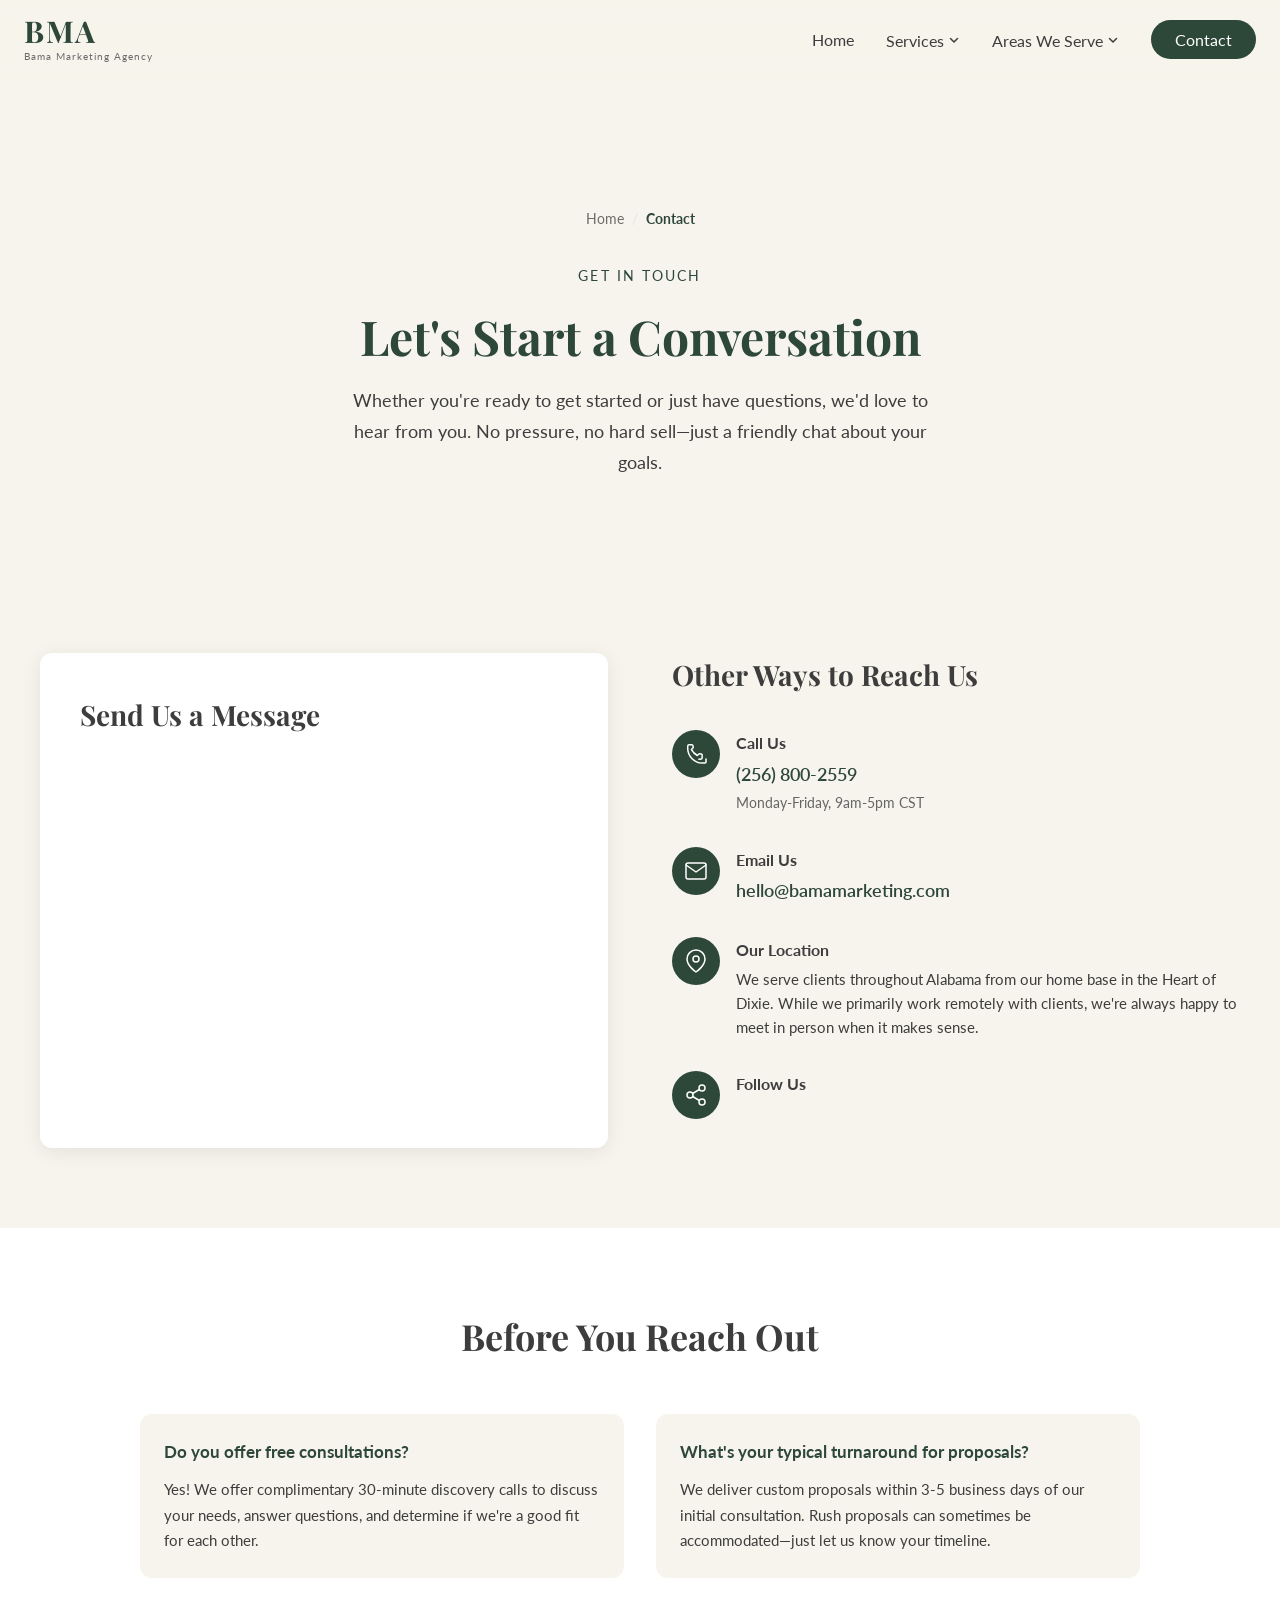
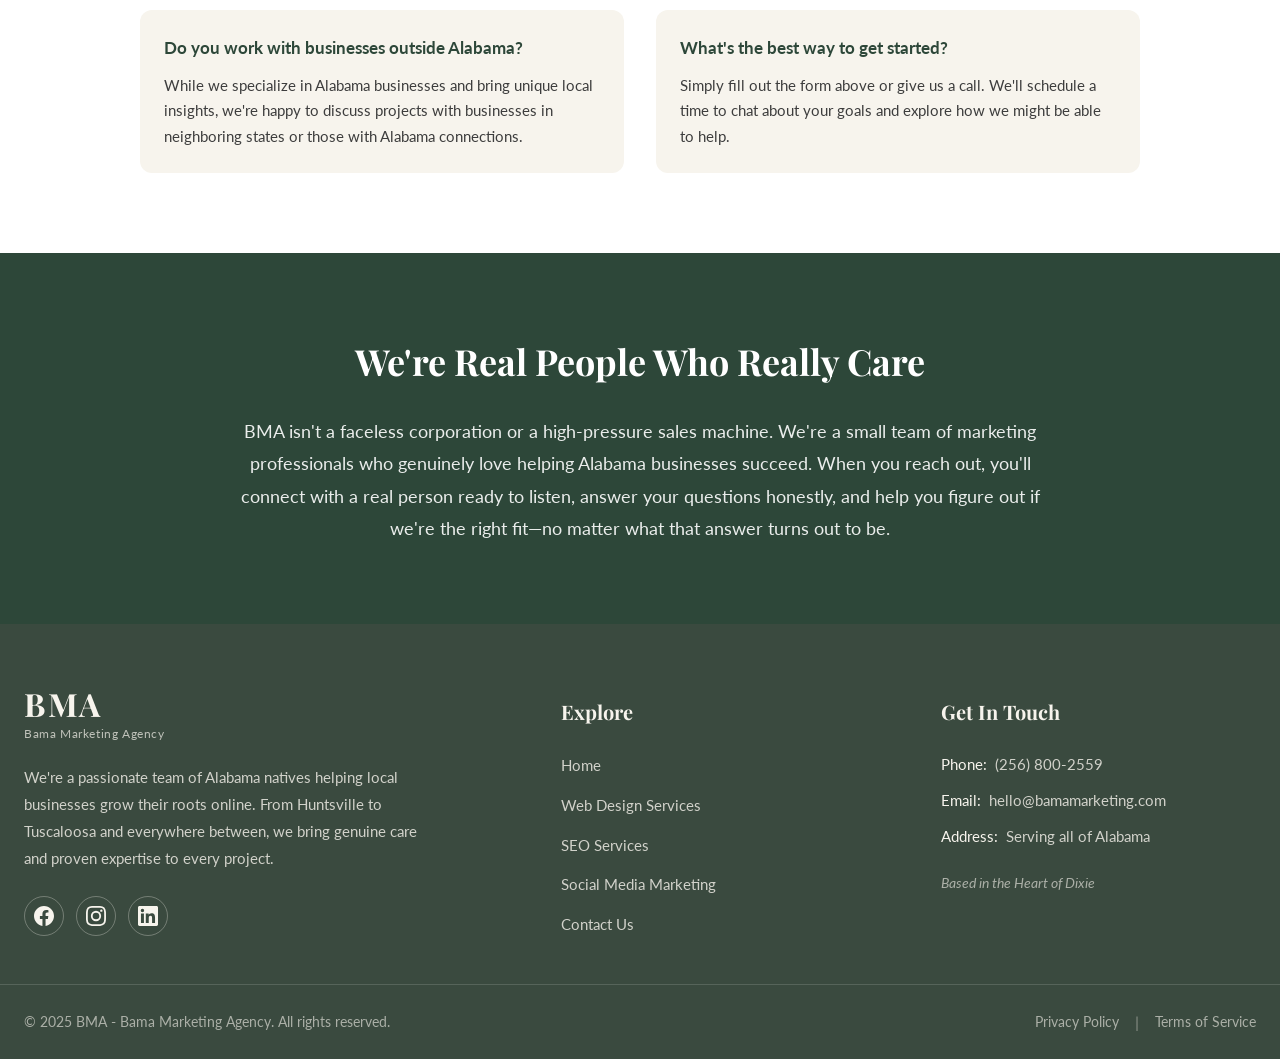
<file: contact.html>
<!DOCTYPE html>
<html lang="en">
<head>
  <meta charset="UTF-8">
  <meta name="viewport" content="width=device-width, initial-scale=1.0">
  <title>Contact BMA | Free Marketing Consultation | Bama Marketing Agency</title>
  <meta name="description" content="Ready to grow your Alabama business? Contact BMA for a free consultation. We'll discuss your goals and create a marketing strategy that drives real results.">
  <link rel="preconnect" href="https://fonts.googleapis.com">
  <link rel="preconnect" href="https://fonts.gstatic.com" crossorigin>
  <link href="https://fonts.googleapis.com/css2?family=Lato:wght@400;700&family=Playfair+Display:wght@700&display=swap" rel="stylesheet">
  <link rel="stylesheet" href="styles.css">
</head>
<body>
  <nav class="main-nav">
    <div class="container">
      <!-- Logo -->
      <a href="index.html" class="logo">
        <span class="logo-text">BMA</span>
        <span class="logo-subtext">Bama Marketing Agency</span>
      </a>

      <!-- Desktop Navigation -->
      <ul class="nav-links">
        <li><a href="index.html" class="nav-link">Home</a></li>

        <!-- Services Dropdown -->
        <li class="dropdown">
          <button class="nav-link dropdown-trigger">
            Services
            <svg class="dropdown-chevron" width="12" height="12" viewBox="0 0 12 12" fill="none" xmlns="http://www.w3.org/2000/svg">
              <path d="M2.5 4.5L6 8L9.5 4.5" stroke="currentColor" stroke-width="1.5" stroke-linecap="round" stroke-linejoin="round"/>
            </svg>
          </button>
          <div class="dropdown-panel">
            <a href="web-design.html" class="dropdown-link">Web Design</a>
            <a href="seo.html" class="dropdown-link">SEO</a>
            <a href="social-media.html" class="dropdown-link">Social Media</a>
          </div>
        </li>

        <!-- Areas Dropdown -->
        <li class="dropdown">
          <button class="nav-link dropdown-trigger">
            Areas We Serve
            <svg class="dropdown-chevron" width="12" height="12" viewBox="0 0 12 12" fill="none" xmlns="http://www.w3.org/2000/svg">
              <path d="M2.5 4.5L6 8L9.5 4.5" stroke="currentColor" stroke-width="1.5" stroke-linecap="round" stroke-linejoin="round"/>
            </svg>
          </button>
          <div class="dropdown-panel">
            <a href="huntsville.html" class="dropdown-link">Huntsville</a>
            <a href="birmingham.html" class="dropdown-link">Birmingham</a>
            <a href="tuscaloosa.html" class="dropdown-link">Tuscaloosa</a>
          </div>
        </li>


        <li><a href="contact.html" class="contact-btn">Contact</a></li>
      </ul>

      <!-- Mobile Menu Toggle -->
      <button class="mobile-menu-toggle" aria-label="Toggle mobile menu" aria-expanded="false">
        <span class="hamburger-icon">
          <span class="hamburger-line"></span>
          <span class="hamburger-line"></span>
          <span class="hamburger-line"></span>
        </span>
      </button>
    </div>
  </nav>

  <!-- Mobile Menu Overlay -->
  <div class="mobile-menu">
    <a href="index.html" class="mobile-nav-link">Home</a>

    <!-- Mobile Services Accordion -->
    <div class="mobile-accordion">
      <button class="mobile-accordion-header">
        Services
        <svg class="accordion-chevron" width="16" height="16" viewBox="0 0 12 12" fill="none" xmlns="http://www.w3.org/2000/svg">
          <path d="M2.5 4.5L6 8L9.5 4.5" stroke="currentColor" stroke-width="1.5" stroke-linecap="round" stroke-linejoin="round"/>
        </svg>
      </button>
      <div class="mobile-accordion-content">
        <a href="web-design.html" class="mobile-accordion-link">Web Design</a>
        <a href="seo.html" class="mobile-accordion-link">SEO</a>
        <a href="social-media.html" class="mobile-accordion-link">Social Media</a>
      </div>
    </div>

    <!-- Mobile Areas Accordion -->
    <div class="mobile-accordion">
      <button class="mobile-accordion-header">
        Areas We Serve
        <svg class="accordion-chevron" width="16" height="16" viewBox="0 0 12 12" fill="none" xmlns="http://www.w3.org/2000/svg">
          <path d="M2.5 4.5L6 8L9.5 4.5" stroke="currentColor" stroke-width="1.5" stroke-linecap="round" stroke-linejoin="round"/>
        </svg>
      </button>
      <div class="mobile-accordion-content">
        <a href="huntsville.html" class="mobile-accordion-link">Huntsville</a>
        <a href="birmingham.html" class="mobile-accordion-link">Birmingham</a>
        <a href="tuscaloosa.html" class="mobile-accordion-link">Tuscaloosa</a>
      </div>
    </div>


    <a href="contact.html" class="mobile-contact-btn">Contact</a>
  </div>

  <!-- Main Content -->
  <main class="main-content">
    <!-- Page Hero Section -->
    <section class="page-hero">
      <div class="page-hero-container">
        <!-- Breadcrumb -->
        <nav class="breadcrumb" aria-label="Breadcrumb">
          <a href="index.html">Home</a>
          <span class="breadcrumb-separator">/</span>
          <span class="breadcrumb-current">Contact</span>
        </nav>

        <span class="section-label">Get In Touch</span>
        <h1 class="page-hero-title">Let's Start a Conversation</h1>
        <p class="page-hero-subtitle">Whether you're ready to get started or just have questions, we'd love to hear from you. No pressure, no hard sell—just a friendly chat about your goals.</p>
      </div>
    </section>

    <!-- Contact Form Section -->
    <section class="contact-section">
      <div class="contact-container">
        <div class="contact-form-wrapper">
          <h2 class="contact-form-title">Send Us a Message</h2>
          <script type="text/javascript" src="https://form.jotform.com/jsform/253505957270057"></script>
        </div>

        <div class="contact-info-wrapper">
          <h2 class="contact-info-title">Other Ways to Reach Us</h2>

          <div class="contact-methods">
            <div class="contact-method">
              <div class="contact-method-icon">
                <svg width="24" height="24" viewBox="0 0 24 24" fill="none" xmlns="http://www.w3.org/2000/svg">
                  <path d="M22 16.92V19.92C22 20.48 21.56 20.93 21 20.98C20.25 21.06 19.51 21.1 18.76 21.1C10.42 21.1 3.68 14.36 3.68 6.02C3.68 5.27 3.72 4.53 3.8 3.78C3.85 3.22 4.3 2.78 4.86 2.78H7.86C8.38 2.78 8.83 3.17 8.9 3.68C8.96 4.14 9.06 4.58 9.2 5.01C9.32 5.39 9.22 5.81 8.94 6.09L7.42 7.61C8.83 10.08 10.84 12.09 13.31 13.5L14.83 11.98C15.11 11.7 15.53 11.6 15.91 11.72C16.34 11.86 16.78 11.96 17.24 12.02C17.75 12.09 18.14 12.54 18.14 13.06V16.06C18.14 16.62 17.7 17.07 17.14 17.12C16.39 17.2 15.65 17.24 14.9 17.24" stroke="currentColor" stroke-width="1.5" stroke-linecap="round" stroke-linejoin="round"/>
                </svg>
              </div>
              <div class="contact-method-content">
                <h3 class="contact-method-label">Call Us</h3>
                <a href="tel:2568002559" class="contact-method-value">(256) 800-2559</a>
                <p class="contact-method-note">Monday-Friday, 9am-5pm CST</p>
              </div>
            </div>

            <div class="contact-method">
              <div class="contact-method-icon">
                <svg width="24" height="24" viewBox="0 0 24 24" fill="none" xmlns="http://www.w3.org/2000/svg">
                  <path d="M4 4H20C21.1 4 22 4.9 22 6V18C22 19.1 21.1 20 20 20H4C2.9 20 2 19.1 2 18V6C2 4.9 2.9 4 4 4Z" stroke="currentColor" stroke-width="1.5" stroke-linecap="round" stroke-linejoin="round"/>
                  <path d="M22 6L12 13L2 6" stroke="currentColor" stroke-width="1.5" stroke-linecap="round" stroke-linejoin="round"/>
                </svg>
              </div>
              <div class="contact-method-content">
                <h3 class="contact-method-label">Email Us</h3>
                <a href="mailto:hello@bamamarketing.com" class="contact-method-value">hello@bamamarketing.com</a>
              </div>
            </div>

            <div class="contact-method">
              <div class="contact-method-icon">
                <svg width="24" height="24" viewBox="0 0 24 24" fill="none" xmlns="http://www.w3.org/2000/svg">
                  <path d="M21 10C21 17 12 23 12 23C12 23 3 17 3 10C3 5.02944 7.02944 1 12 1C16.9706 1 21 5.02944 21 10Z" stroke="currentColor" stroke-width="1.5" stroke-linecap="round" stroke-linejoin="round"/>
                  <circle cx="12" cy="10" r="3" stroke="currentColor" stroke-width="1.5" stroke-linecap="round" stroke-linejoin="round"/>
                </svg>
              </div>
              <div class="contact-method-content">
                <h3 class="contact-method-label">Our Location</h3>
                <p class="contact-method-text">We serve clients throughout Alabama from our home base in the Heart of Dixie. While we primarily work remotely with clients, we're always happy to meet in person when it makes sense.</p>
              </div>
            </div>

            <div class="contact-method">
              <div class="contact-method-icon">
                <svg width="24" height="24" viewBox="0 0 24 24" fill="none" xmlns="http://www.w3.org/2000/svg">
                  <path d="M18 8C19.6569 8 21 6.65685 21 5C21 3.34315 19.6569 2 18 2C16.3431 2 15 3.34315 15 5C15 6.65685 16.3431 8 18 8Z" stroke="currentColor" stroke-width="1.5"/>
                  <path d="M6 15C7.65685 15 9 13.6569 9 12C9 10.3431 7.65685 9 6 9C4.34315 9 3 10.3431 3 12C3 13.6569 4.34315 15 6 15Z" stroke="currentColor" stroke-width="1.5"/>
                  <path d="M18 22C19.6569 22 21 20.6569 21 19C21 17.3431 19.6569 16 18 16C16.3431 16 15 17.3431 15 19C15 20.6569 16.3431 22 18 22Z" stroke="currentColor" stroke-width="1.5"/>
                  <path d="M8.59 13.51L15.42 17.49" stroke="currentColor" stroke-width="1.5" stroke-linecap="round"/>
                  <path d="M15.41 6.51L8.59 10.49" stroke="currentColor" stroke-width="1.5" stroke-linecap="round"/>
                </svg>
              </div>
              <div class="contact-method-content">
                <h3 class="contact-method-label">Follow Us</h3>
                <div class="contact-social-links">
                  <a href="https://facebook.com" class="social-link" aria-label="Facebook">
                    <svg width="20" height="20" viewBox="0 0 24 24" fill="currentColor" xmlns="http://www.w3.org/2000/svg">
                      <path d="M24 12.073c0-6.627-5.373-12-12-12s-12 5.373-12 12c0 5.99 4.388 10.954 10.125 11.854v-8.385H7.078v-3.47h3.047V9.43c0-3.007 1.792-4.669 4.533-4.669 1.312 0 2.686.235 2.686.235v2.953H15.83c-1.491 0-1.956.925-1.956 1.874v2.25h3.328l-.532 3.47h-2.796v8.385C19.612 23.027 24 18.062 24 12.073z"/>
                    </svg>
                  </a>
                  <a href="https://instagram.com" class="social-link" aria-label="Instagram">
                    <svg width="20" height="20" viewBox="0 0 24 24" fill="currentColor" xmlns="http://www.w3.org/2000/svg">
                      <path d="M12 2.163c3.204 0 3.584.012 4.85.07 3.252.148 4.771 1.691 4.919 4.919.058 1.265.069 1.645.069 4.849 0 3.205-.012 3.584-.069 4.849-.149 3.225-1.664 4.771-4.919 4.919-1.266.058-1.644.07-4.85.07-3.204 0-3.584-.012-4.849-.07-3.26-.149-4.771-1.699-4.919-4.92-.058-1.265-.07-1.644-.07-4.849 0-3.204.013-3.583.07-4.849.149-3.227 1.664-4.771 4.919-4.919 1.266-.057 1.645-.069 4.849-.069zM12 0C8.741 0 8.333.014 7.053.072 2.695.272.273 2.69.073 7.052.014 8.333 0 8.741 0 12c0 3.259.014 3.668.072 4.948.2 4.358 2.618 6.78 6.98 6.98C8.333 23.986 8.741 24 12 24c3.259 0 3.668-.014 4.948-.072 4.354-.2 6.782-2.618 6.979-6.98.059-1.28.073-1.689.073-4.948 0-3.259-.014-3.667-.072-4.947-.196-4.354-2.617-6.78-6.979-6.98C15.668.014 15.259 0 12 0zm0 5.838a6.162 6.162 0 100 12.324 6.162 6.162 0 000-12.324zM12 16a4 4 0 110-8 4 4 0 010 8zm6.406-11.845a1.44 1.44 0 100 2.881 1.44 1.44 0 000-2.881z"/>
                    </svg>
                  </a>
                  <a href="https://linkedin.com" class="social-link" aria-label="LinkedIn">
                    <svg width="20" height="20" viewBox="0 0 24 24" fill="currentColor" xmlns="http://www.w3.org/2000/svg">
                      <path d="M20.447 20.452h-3.554v-5.569c0-1.328-.027-3.037-1.852-3.037-1.853 0-2.136 1.445-2.136 2.939v5.667H9.351V9h3.414v1.561h.046c.477-.9 1.637-1.85 3.37-1.85 3.601 0 4.267 2.37 4.267 5.455v6.286zM5.337 7.433a2.062 2.062 0 01-2.063-2.065 2.064 2.064 0 112.063 2.065zm1.782 13.019H3.555V9h3.564v11.452zM22.225 0H1.771C.792 0 0 .774 0 1.729v20.542C0 23.227.792 24 1.771 24h20.451C23.2 24 24 23.227 24 22.271V1.729C24 .774 23.2 0 22.222 0h.003z"/>
                    </svg>
                  </a>
                </div>
              </div>
            </div>
          </div>
        </div>
      </div>
    </section>

    <!-- FAQ Section -->
    <section class="contact-faq-section">
      <div class="contact-faq-container">
        <h2 class="contact-faq-title">Before You Reach Out</h2>

        <div class="faq-grid">
          <div class="faq-item">
            <h3 class="faq-question">Do you offer free consultations?</h3>
            <p class="faq-answer">Yes! We offer complimentary 30-minute discovery calls to discuss your needs, answer questions, and determine if we're a good fit for each other.</p>
          </div>

          <div class="faq-item">
            <h3 class="faq-question">What's your typical turnaround for proposals?</h3>
            <p class="faq-answer">We deliver custom proposals within 3-5 business days of our initial consultation. Rush proposals can sometimes be accommodated—just let us know your timeline.</p>
          </div>

          <div class="faq-item">
            <h3 class="faq-question">Do you work with businesses outside Alabama?</h3>
            <p class="faq-answer">While we specialize in Alabama businesses and bring unique local insights, we're happy to discuss projects with businesses in neighboring states or those with Alabama connections.</p>
          </div>

          <div class="faq-item">
            <h3 class="faq-question">What's the best way to get started?</h3>
            <p class="faq-answer">Simply fill out the form above or give us a call. We'll schedule a time to chat about your goals and explore how we might be able to help.</p>
          </div>
        </div>
      </div>
    </section>

    <!-- Real People Section -->
    <section class="real-people-section">
      <div class="real-people-container">
        <h2 class="real-people-title">We're Real People Who Really Care</h2>
        <p class="real-people-text">BMA isn't a faceless corporation or a high-pressure sales machine. We're a small team of marketing professionals who genuinely love helping Alabama businesses succeed. When you reach out, you'll connect with a real person ready to listen, answer your questions honestly, and help you figure out if we're the right fit—no matter what that answer turns out to be.</p>
      </div>
    </section>
  </main>

  <!-- Footer -->
  <footer class="site-footer">
    <div class="footer-container">
      <div class="footer-content">
        <!-- Brand Column -->
        <div class="footer-brand">
          <a href="index.html" class="footer-logo">
            <span class="footer-logo-text">BMA</span>
            <span class="footer-logo-subtext">Bama Marketing Agency</span>
          </a>
          <p class="footer-description">We're a passionate team of Alabama natives helping local businesses grow their roots online. From Huntsville to Tuscaloosa and everywhere between, we bring genuine care and proven expertise to every project.</p>
          <div class="footer-social">
            <a href="https://facebook.com" class="social-link" aria-label="Facebook">
              <svg width="20" height="20" viewBox="0 0 24 24" fill="currentColor" xmlns="http://www.w3.org/2000/svg">
                <path d="M24 12.073c0-6.627-5.373-12-12-12s-12 5.373-12 12c0 5.99 4.388 10.954 10.125 11.854v-8.385H7.078v-3.47h3.047V9.43c0-3.007 1.792-4.669 4.533-4.669 1.312 0 2.686.235 2.686.235v2.953H15.83c-1.491 0-1.956.925-1.956 1.874v2.25h3.328l-.532 3.47h-2.796v8.385C19.612 23.027 24 18.062 24 12.073z"/>
              </svg>
            </a>
            <a href="https://instagram.com" class="social-link" aria-label="Instagram">
              <svg width="20" height="20" viewBox="0 0 24 24" fill="currentColor" xmlns="http://www.w3.org/2000/svg">
                <path d="M12 2.163c3.204 0 3.584.012 4.85.07 3.252.148 4.771 1.691 4.919 4.919.058 1.265.069 1.645.069 4.849 0 3.205-.012 3.584-.069 4.849-.149 3.225-1.664 4.771-4.919 4.919-1.266.058-1.644.07-4.85.07-3.204 0-3.584-.012-4.849-.07-3.26-.149-4.771-1.699-4.919-4.92-.058-1.265-.07-1.644-.07-4.849 0-3.204.013-3.583.07-4.849.149-3.227 1.664-4.771 4.919-4.919 1.266-.057 1.645-.069 4.849-.069zM12 0C8.741 0 8.333.014 7.053.072 2.695.272.273 2.69.073 7.052.014 8.333 0 8.741 0 12c0 3.259.014 3.668.072 4.948.2 4.358 2.618 6.78 6.98 6.98C8.333 23.986 8.741 24 12 24c3.259 0 3.668-.014 4.948-.072 4.354-.2 6.782-2.618 6.979-6.98.059-1.28.073-1.689.073-4.948 0-3.259-.014-3.667-.072-4.947-.196-4.354-2.617-6.78-6.979-6.98C15.668.014 15.259 0 12 0zm0 5.838a6.162 6.162 0 100 12.324 6.162 6.162 0 000-12.324zM12 16a4 4 0 110-8 4 4 0 010 8zm6.406-11.845a1.44 1.44 0 100 2.881 1.44 1.44 0 000-2.881z"/>
              </svg>
            </a>
            <a href="https://linkedin.com" class="social-link" aria-label="LinkedIn">
              <svg width="20" height="20" viewBox="0 0 24 24" fill="currentColor" xmlns="http://www.w3.org/2000/svg">
                <path d="M20.447 20.452h-3.554v-5.569c0-1.328-.027-3.037-1.852-3.037-1.853 0-2.136 1.445-2.136 2.939v5.667H9.351V9h3.414v1.561h.046c.477-.9 1.637-1.85 3.37-1.85 3.601 0 4.267 2.37 4.267 5.455v6.286zM5.337 7.433a2.062 2.062 0 01-2.063-2.065 2.064 2.064 0 112.063 2.065zm1.782 13.019H3.555V9h3.564v11.452zM22.225 0H1.771C.792 0 0 .774 0 1.729v20.542C0 23.227.792 24 1.771 24h20.451C23.2 24 24 23.227 24 22.271V1.729C24 .774 23.2 0 22.222 0h.003z"/>
              </svg>
            </a>
          </div>
        </div>

        <!-- Explore Column -->
        <div class="footer-nav">
          <h4 class="footer-heading">Explore</h4>
          <ul class="footer-links">
            <li><a href="index.html">Home</a></li>
            <li><a href="web-design.html">Web Design Services</a></li>
            <li><a href="seo.html">SEO Services</a></li>
            <li><a href="social-media.html">Social Media Marketing</a></li>
            <li><a href="contact.html">Contact Us</a></li>
          </ul>
        </div>

        <!-- Contact Column -->
        <div class="footer-contact">
          <h4 class="footer-heading">Get In Touch</h4>
          <ul class="footer-contact-list">
            <li>
              <span class="contact-label">Phone:</span>
              <a href="tel:2568002559">(256) 800-2559</a>
            </li>
            <li>
              <span class="contact-label">Email:</span>
              <a href="mailto:hello@bamamarketing.com">hello@bamamarketing.com</a>
            </li>
            <li>
              <span class="contact-label">Address:</span>
              <span>Serving all of Alabama</span>
            </li>
          </ul>
          <p class="footer-tagline">Based in the Heart of Dixie</p>
        </div>
      </div>
    </div>

    <!-- Footer Bottom -->
    <div class="footer-bottom">
      <div class="footer-bottom-container">
        <p class="footer-copyright">&copy; 2025 BMA - Bama Marketing Agency. All rights reserved.</p>
        <div class="footer-legal">
          <a href="privacy.html">Privacy Policy</a>
          <span class="footer-divider">|</span>
          <a href="terms.html">Terms of Service</a>
        </div>
      </div>
    </div>
  </footer>

  <script src="script.js"></script>
</body>
</html>
</file>
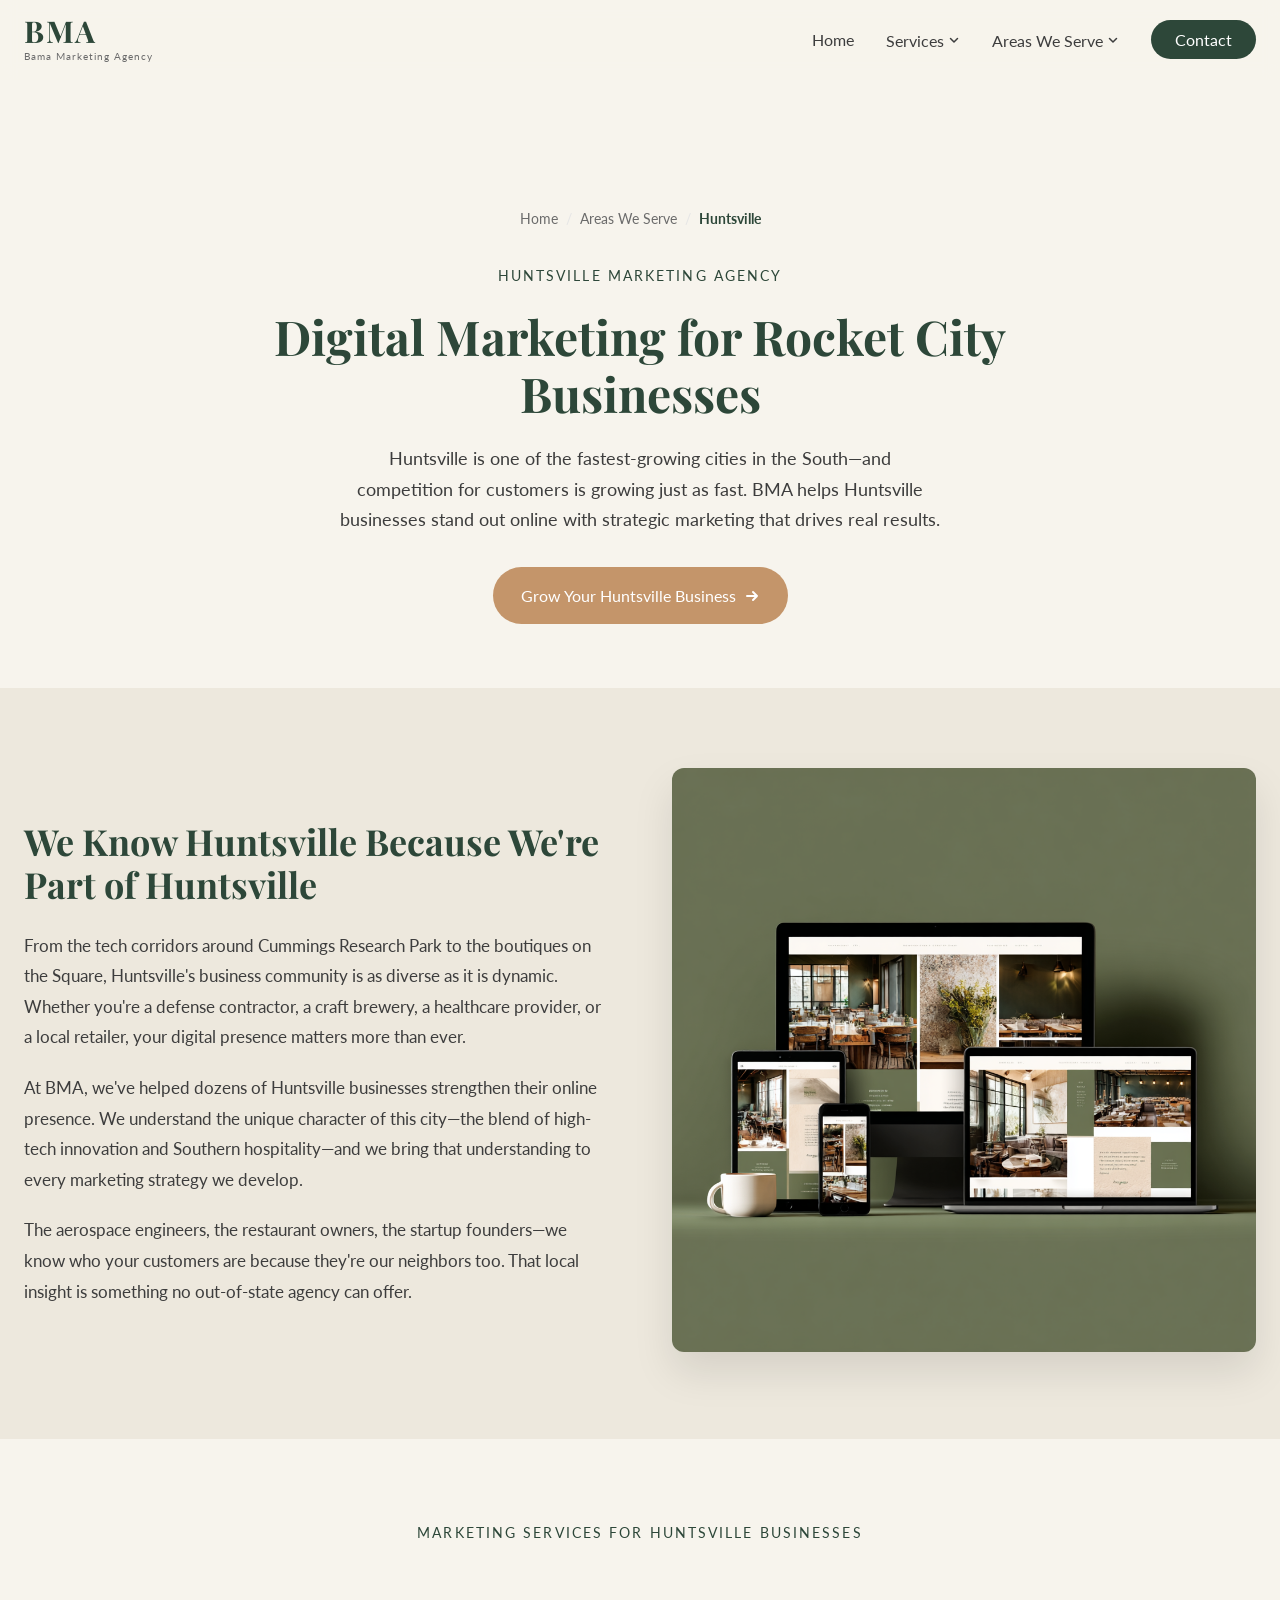
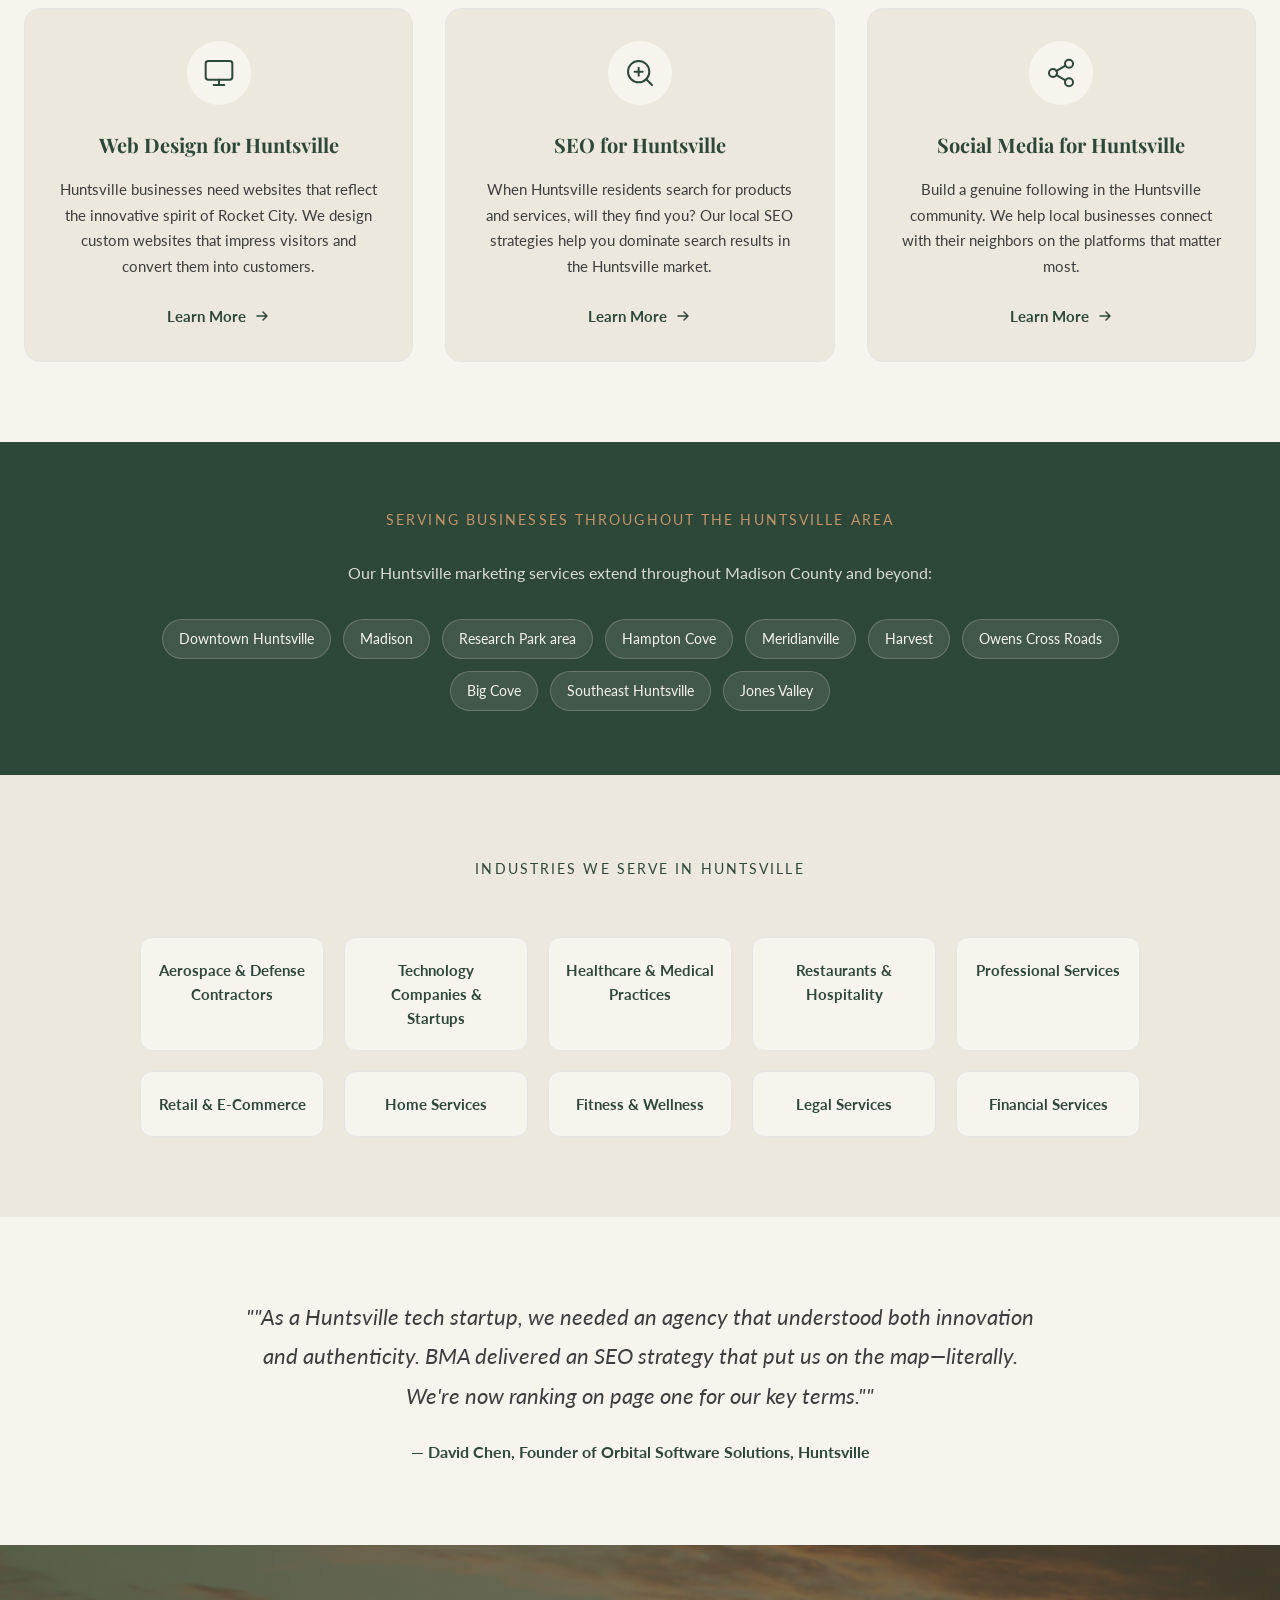
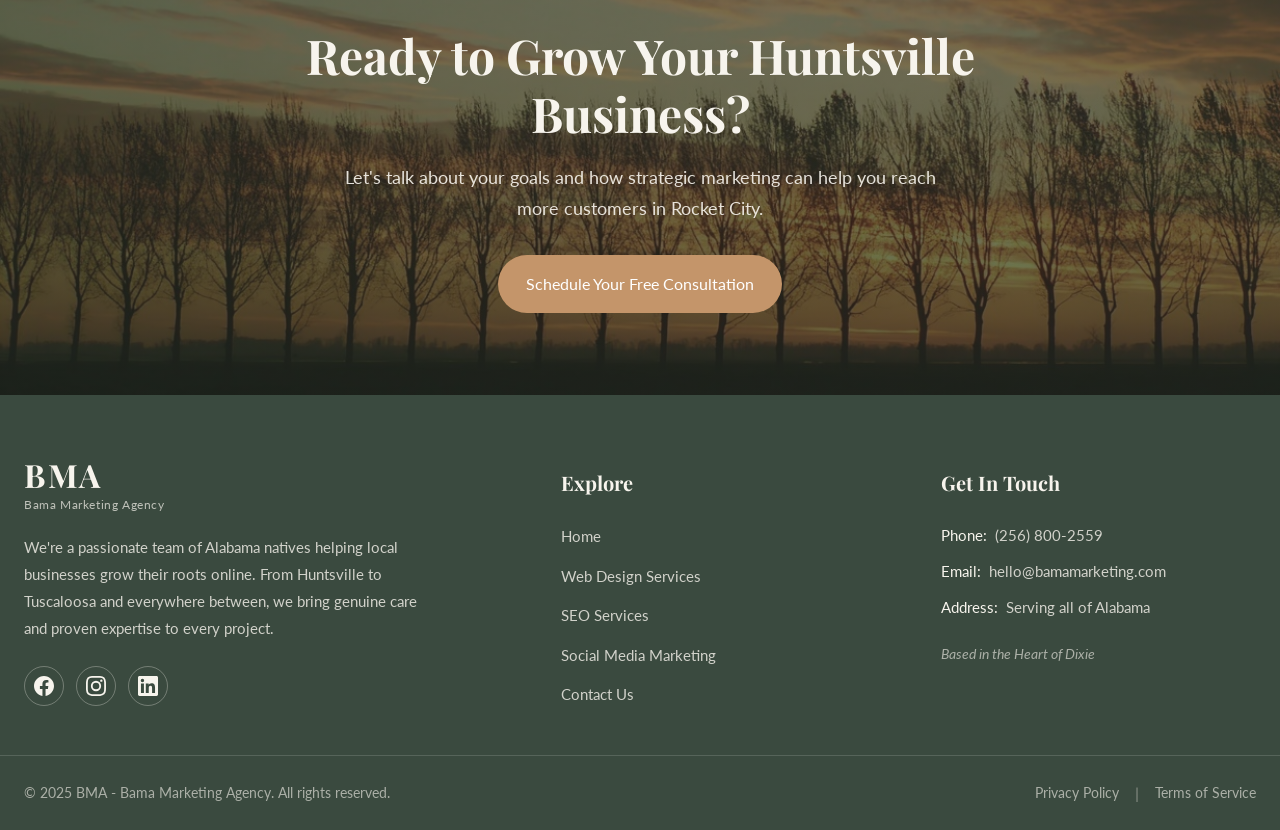
<file: huntsville.html>
<!DOCTYPE html>
<html lang="en">
<head>
  <meta charset="UTF-8">
  <meta name="viewport" content="width=device-width, initial-scale=1.0">
  <title>Huntsville Digital Marketing Agency | SEO, Web Design & Social | BMA</title>
  <meta name="description" content="BMA helps Huntsville businesses grow with local SEO, high-converting web design, and social media marketing. Serving Huntsville, Madison & Hampton Cove.">
  <link rel="preconnect" href="https://fonts.googleapis.com">
  <link rel="preconnect" href="https://fonts.gstatic.com" crossorigin>
  <link href="https://fonts.googleapis.com/css2?family=Lato:wght@400;700&family=Playfair+Display:wght@700&display=swap" rel="stylesheet">
  <link rel="stylesheet" href="styles.css">
</head>
<body>
  <nav class="main-nav">
    <div class="container">
      <!-- Logo -->
      <a href="index.html" class="logo">
        <span class="logo-text">BMA</span>
        <span class="logo-subtext">Bama Marketing Agency</span>
      </a>

      <!-- Desktop Navigation -->
      <ul class="nav-links">
        <li><a href="index.html" class="nav-link">Home</a></li>

        <!-- Services Dropdown -->
        <li class="dropdown">
          <button class="nav-link dropdown-trigger">
            Services
            <svg class="dropdown-chevron" width="12" height="12" viewBox="0 0 12 12" fill="none" xmlns="http://www.w3.org/2000/svg">
              <path d="M2.5 4.5L6 8L9.5 4.5" stroke="currentColor" stroke-width="1.5" stroke-linecap="round" stroke-linejoin="round"/>
            </svg>
          </button>
          <div class="dropdown-panel">
            <a href="web-design.html" class="dropdown-link">Web Design</a>
            <a href="seo.html" class="dropdown-link">SEO</a>
            <a href="social-media.html" class="dropdown-link">Social Media</a>
          </div>
        </li>

        <!-- Areas Dropdown -->
        <li class="dropdown">
          <button class="nav-link dropdown-trigger">
            Areas We Serve
            <svg class="dropdown-chevron" width="12" height="12" viewBox="0 0 12 12" fill="none" xmlns="http://www.w3.org/2000/svg">
              <path d="M2.5 4.5L6 8L9.5 4.5" stroke="currentColor" stroke-width="1.5" stroke-linecap="round" stroke-linejoin="round"/>
            </svg>
          </button>
          <div class="dropdown-panel">
            <a href="huntsville.html" class="dropdown-link">Huntsville</a>
            <a href="birmingham.html" class="dropdown-link">Birmingham</a>
            <a href="tuscaloosa.html" class="dropdown-link">Tuscaloosa</a>
          </div>
        </li>


        <li><a href="contact.html" class="contact-btn">Contact</a></li>
      </ul>

      <!-- Mobile Menu Toggle -->
      <button class="mobile-menu-toggle" aria-label="Toggle mobile menu" aria-expanded="false">
        <span class="hamburger-icon">
          <span class="hamburger-line"></span>
          <span class="hamburger-line"></span>
          <span class="hamburger-line"></span>
        </span>
      </button>
    </div>
  </nav>

  <!-- Mobile Menu Overlay -->
  <div class="mobile-menu">
    <a href="index.html" class="mobile-nav-link">Home</a>

    <!-- Mobile Services Accordion -->
    <div class="mobile-accordion">
      <button class="mobile-accordion-header">
        Services
        <svg class="accordion-chevron" width="16" height="16" viewBox="0 0 12 12" fill="none" xmlns="http://www.w3.org/2000/svg">
          <path d="M2.5 4.5L6 8L9.5 4.5" stroke="currentColor" stroke-width="1.5" stroke-linecap="round" stroke-linejoin="round"/>
        </svg>
      </button>
      <div class="mobile-accordion-content">
        <a href="web-design.html" class="mobile-accordion-link">Web Design</a>
        <a href="seo.html" class="mobile-accordion-link">SEO</a>
        <a href="social-media.html" class="mobile-accordion-link">Social Media</a>
      </div>
    </div>

    <!-- Mobile Areas Accordion -->
    <div class="mobile-accordion">
      <button class="mobile-accordion-header">
        Areas We Serve
        <svg class="accordion-chevron" width="16" height="16" viewBox="0 0 12 12" fill="none" xmlns="http://www.w3.org/2000/svg">
          <path d="M2.5 4.5L6 8L9.5 4.5" stroke="currentColor" stroke-width="1.5" stroke-linecap="round" stroke-linejoin="round"/>
        </svg>
      </button>
      <div class="mobile-accordion-content">
        <a href="huntsville.html" class="mobile-accordion-link">Huntsville</a>
        <a href="birmingham.html" class="mobile-accordion-link">Birmingham</a>
        <a href="tuscaloosa.html" class="mobile-accordion-link">Tuscaloosa</a>
      </div>
    </div>


    <a href="contact.html" class="mobile-contact-btn">Contact</a>
  </div>

  <!-- Main Content -->
  <main class="main-content">
    <!-- Page Hero Section -->
    <section class="page-hero">
      <div class="page-hero-container">
        <!-- Breadcrumb -->
        <nav class="breadcrumb" aria-label="Breadcrumb">
          <a href="index.html">Home</a>
          <span class="breadcrumb-separator">/</span>
          <a href="index.html">Areas We Serve</a>
          <span class="breadcrumb-separator">/</span>
          <span class="breadcrumb-current">Huntsville</span>
        </nav>

        <span class="section-label">Huntsville Marketing Agency</span>
        <h1 class="page-hero-title">Digital Marketing for Rocket City Businesses</h1>
        <p class="page-hero-subtitle">Huntsville is one of the fastest-growing cities in the South—and competition for customers is growing just as fast. BMA helps Huntsville businesses stand out online with strategic marketing that drives real results.</p>
        <a href="contact.html" class="btn btn-primary">
          Grow Your Huntsville Business
          <svg width="16" height="16" viewBox="0 0 16 16" fill="none" xmlns="http://www.w3.org/2000/svg">
            <path d="M3 8H13M13 8L9 4M13 8L9 12" stroke="currentColor" stroke-width="2" stroke-linecap="round" stroke-linejoin="round"/>
          </svg>
        </a>
      </div>
    </section>

    <!-- Area Intro Section -->
    <section class="service-intro-section">
      <div class="service-intro-container">
        <div class="service-intro-content">
          <h2 class="service-intro-title">We Know Huntsville Because We're Part of Huntsville</h2>
          <div class="service-intro-text">
            <p>From the tech corridors around Cummings Research Park to the boutiques on the Square, Huntsville's business community is as diverse as it is dynamic. Whether you're a defense contractor, a craft brewery, a healthcare provider, or a local retailer, your digital presence matters more than ever.</p>
            <p>At BMA, we've helped dozens of Huntsville businesses strengthen their online presence. We understand the unique character of this city—the blend of high-tech innovation and Southern hospitality—and we bring that understanding to every marketing strategy we develop.</p>
            <p>The aerospace engineers, the restaurant owners, the startup founders—we know who your customers are because they're our neighbors too. That local insight is something no out-of-state agency can offer.</p>
          </div>
        </div>
        <div class="service-intro-image">
          <img src="images/showcase.png" alt="Huntsville Alabama cityscape and business district">
        </div>
      </div>
    </section>

    <!-- Services for Huntsville Section -->
    <section class="area-services-section">
      <div class="area-services-container">
        <div class="area-services-header">
          <span class="section-label">Marketing Services for Huntsville Businesses</span>
        </div>

        <div class="area-services-grid">
          <!-- Web Design -->
          <div class="area-service-card">
            <div class="area-service-icon">
              <svg width="32" height="32" viewBox="0 0 24 24" fill="none" xmlns="http://www.w3.org/2000/svg">
                <rect x="2" y="3" width="20" height="14" rx="2" stroke="currentColor" stroke-width="1.5"/>
                <path d="M8 21H16" stroke="currentColor" stroke-width="1.5" stroke-linecap="round"/>
                <path d="M12 17V21" stroke="currentColor" stroke-width="1.5" stroke-linecap="round"/>
              </svg>
            </div>
            <h3 class="area-service-title">Web Design for Huntsville</h3>
            <p class="area-service-description">Huntsville businesses need websites that reflect the innovative spirit of Rocket City. We design custom websites that impress visitors and convert them into customers.</p>
            <a href="web-design.html" class="area-service-link">
              Learn More
              <svg width="16" height="16" viewBox="0 0 16 16" fill="none" xmlns="http://www.w3.org/2000/svg">
                <path d="M3 8H13M13 8L9 4M13 8L9 12" stroke="currentColor" stroke-width="1.5" stroke-linecap="round" stroke-linejoin="round"/>
              </svg>
            </a>
          </div>

          <!-- SEO -->
          <div class="area-service-card">
            <div class="area-service-icon">
              <svg width="32" height="32" viewBox="0 0 24 24" fill="none" xmlns="http://www.w3.org/2000/svg">
                <circle cx="11" cy="11" r="8" stroke="currentColor" stroke-width="1.5"/>
                <path d="M21 21L16.65 16.65" stroke="currentColor" stroke-width="1.5" stroke-linecap="round"/>
                <path d="M11 8V14" stroke="currentColor" stroke-width="1.5" stroke-linecap="round"/>
                <path d="M8 11H14" stroke="currentColor" stroke-width="1.5" stroke-linecap="round"/>
              </svg>
            </div>
            <h3 class="area-service-title">SEO for Huntsville</h3>
            <p class="area-service-description">When Huntsville residents search for products and services, will they find you? Our local SEO strategies help you dominate search results in the Huntsville market.</p>
            <a href="seo.html" class="area-service-link">
              Learn More
              <svg width="16" height="16" viewBox="0 0 16 16" fill="none" xmlns="http://www.w3.org/2000/svg">
                <path d="M3 8H13M13 8L9 4M13 8L9 12" stroke="currentColor" stroke-width="1.5" stroke-linecap="round" stroke-linejoin="round"/>
              </svg>
            </a>
          </div>

          <!-- Social Media -->
          <div class="area-service-card">
            <div class="area-service-icon">
              <svg width="32" height="32" viewBox="0 0 24 24" fill="none" xmlns="http://www.w3.org/2000/svg">
                <path d="M18 8C19.6569 8 21 6.65685 21 5C21 3.34315 19.6569 2 18 2C16.3431 2 15 3.34315 15 5C15 6.65685 16.3431 8 18 8Z" stroke="currentColor" stroke-width="1.5"/>
                <path d="M6 15C7.65685 15 9 13.6569 9 12C9 10.3431 7.65685 9 6 9C4.34315 9 3 10.3431 3 12C3 13.6569 4.34315 15 6 15Z" stroke="currentColor" stroke-width="1.5"/>
                <path d="M18 22C19.6569 22 21 20.6569 21 19C21 17.3431 19.6569 16 18 16C16.3431 16 15 17.3431 15 19C15 20.6569 16.3431 22 18 22Z" stroke="currentColor" stroke-width="1.5"/>
                <path d="M8.59 13.51L15.42 17.49" stroke="currentColor" stroke-width="1.5" stroke-linecap="round"/>
                <path d="M15.41 6.51L8.59 10.49" stroke="currentColor" stroke-width="1.5" stroke-linecap="round"/>
              </svg>
            </div>
            <h3 class="area-service-title">Social Media for Huntsville</h3>
            <p class="area-service-description">Build a genuine following in the Huntsville community. We help local businesses connect with their neighbors on the platforms that matter most.</p>
            <a href="social-media.html" class="area-service-link">
              Learn More
              <svg width="16" height="16" viewBox="0 0 16 16" fill="none" xmlns="http://www.w3.org/2000/svg">
                <path d="M3 8H13M13 8L9 4M13 8L9 12" stroke="currentColor" stroke-width="1.5" stroke-linecap="round" stroke-linejoin="round"/>
              </svg>
            </a>
          </div>
        </div>
      </div>
    </section>

    <!-- Areas Served Section -->
    <section class="locations-section">
      <div class="locations-container">
        <div class="locations-header">
          <span class="section-label section-label-light">Serving Businesses Throughout the Huntsville Area</span>
          <p class="locations-subtitle">Our Huntsville marketing services extend throughout Madison County and beyond:</p>
        </div>

        <div class="locations-tags">
          <span class="location-tag">Downtown Huntsville</span>
          <span class="location-tag">Madison</span>
          <span class="location-tag">Research Park area</span>
          <span class="location-tag">Hampton Cove</span>
          <span class="location-tag">Meridianville</span>
          <span class="location-tag">Harvest</span>
          <span class="location-tag">Owens Cross Roads</span>
          <span class="location-tag">Big Cove</span>
          <span class="location-tag">Southeast Huntsville</span>
          <span class="location-tag">Jones Valley</span>
        </div>
      </div>
    </section>

    <!-- Industries Section -->
    <section class="industries-section">
      <div class="industries-container">
        <div class="industries-header">
          <span class="section-label">Industries We Serve in Huntsville</span>
        </div>

        <div class="industries-grid">
          <div class="industry-item">Aerospace &amp; Defense Contractors</div>
          <div class="industry-item">Technology Companies &amp; Startups</div>
          <div class="industry-item">Healthcare &amp; Medical Practices</div>
          <div class="industry-item">Restaurants &amp; Hospitality</div>
          <div class="industry-item">Professional Services</div>
          <div class="industry-item">Retail &amp; E-Commerce</div>
          <div class="industry-item">Home Services</div>
          <div class="industry-item">Fitness &amp; Wellness</div>
          <div class="industry-item">Legal Services</div>
          <div class="industry-item">Financial Services</div>
        </div>
      </div>
    </section>

    <!-- Testimonial Section -->
    <section class="testimonial-section">
      <div class="testimonial-container">
        <blockquote class="testimonial-quote">
          <p>"As a Huntsville tech startup, we needed an agency that understood both innovation and authenticity. BMA delivered an SEO strategy that put us on the map—literally. We're now ranking on page one for our key terms."</p>
          <footer class="testimonial-author">
            <cite>— David Chen, Founder of Orbital Software Solutions, Huntsville</cite>
          </footer>
        </blockquote>
      </div>
    </section>

    <!-- Final CTA Section -->
    <section class="consultation-section" id="consultation">
      <div class="consultation-background">
        <img src="images/treeline.jpg" alt="Alabama treeline at sunset" class="consultation-bg-image">
        <div class="consultation-overlay"></div>
      </div>
      <div class="consultation-content">
        <h2 class="consultation-title">Ready to Grow Your Huntsville Business?</h2>
        <p class="consultation-subtitle">Let's talk about your goals and how strategic marketing can help you reach more customers in Rocket City.</p>
        <div class="consultation-buttons">
          <a href="contact.html" class="btn btn-primary">Schedule Your Free Consultation</a>
        </div>
      </div>
    </section>
  </main>

  <!-- Footer -->
  <footer class="site-footer">
    <div class="footer-container">
      <div class="footer-content">
        <!-- Brand Column -->
        <div class="footer-brand">
          <a href="index.html" class="footer-logo">
            <span class="footer-logo-text">BMA</span>
            <span class="footer-logo-subtext">Bama Marketing Agency</span>
          </a>
          <p class="footer-description">We're a passionate team of Alabama natives helping local businesses grow their roots online. From Huntsville to Tuscaloosa and everywhere between, we bring genuine care and proven expertise to every project.</p>
          <div class="footer-social">
            <a href="https://facebook.com" class="social-link" aria-label="Facebook">
              <svg width="20" height="20" viewBox="0 0 24 24" fill="currentColor" xmlns="http://www.w3.org/2000/svg">
                <path d="M24 12.073c0-6.627-5.373-12-12-12s-12 5.373-12 12c0 5.99 4.388 10.954 10.125 11.854v-8.385H7.078v-3.47h3.047V9.43c0-3.007 1.792-4.669 4.533-4.669 1.312 0 2.686.235 2.686.235v2.953H15.83c-1.491 0-1.956.925-1.956 1.874v2.25h3.328l-.532 3.47h-2.796v8.385C19.612 23.027 24 18.062 24 12.073z"/>
              </svg>
            </a>
            <a href="https://instagram.com" class="social-link" aria-label="Instagram">
              <svg width="20" height="20" viewBox="0 0 24 24" fill="currentColor" xmlns="http://www.w3.org/2000/svg">
                <path d="M12 2.163c3.204 0 3.584.012 4.85.07 3.252.148 4.771 1.691 4.919 4.919.058 1.265.069 1.645.069 4.849 0 3.205-.012 3.584-.069 4.849-.149 3.225-1.664 4.771-4.919 4.919-1.266.058-1.644.07-4.85.07-3.204 0-3.584-.012-4.849-.07-3.26-.149-4.771-1.699-4.919-4.92-.058-1.265-.07-1.644-.07-4.849 0-3.204.013-3.583.07-4.849.149-3.227 1.664-4.771 4.919-4.919 1.266-.057 1.645-.069 4.849-.069zM12 0C8.741 0 8.333.014 7.053.072 2.695.272.273 2.69.073 7.052.014 8.333 0 8.741 0 12c0 3.259.014 3.668.072 4.948.2 4.358 2.618 6.78 6.98 6.98C8.333 23.986 8.741 24 12 24c3.259 0 3.668-.014 4.948-.072 4.354-.2 6.782-2.618 6.979-6.98.059-1.28.073-1.689.073-4.948 0-3.259-.014-3.667-.072-4.947-.196-4.354-2.617-6.78-6.979-6.98C15.668.014 15.259 0 12 0zm0 5.838a6.162 6.162 0 100 12.324 6.162 6.162 0 000-12.324zM12 16a4 4 0 110-8 4 4 0 010 8zm6.406-11.845a1.44 1.44 0 100 2.881 1.44 1.44 0 000-2.881z"/>
              </svg>
            </a>
            <a href="https://linkedin.com" class="social-link" aria-label="LinkedIn">
              <svg width="20" height="20" viewBox="0 0 24 24" fill="currentColor" xmlns="http://www.w3.org/2000/svg">
                <path d="M20.447 20.452h-3.554v-5.569c0-1.328-.027-3.037-1.852-3.037-1.853 0-2.136 1.445-2.136 2.939v5.667H9.351V9h3.414v1.561h.046c.477-.9 1.637-1.85 3.37-1.85 3.601 0 4.267 2.37 4.267 5.455v6.286zM5.337 7.433a2.062 2.062 0 01-2.063-2.065 2.064 2.064 0 112.063 2.065zm1.782 13.019H3.555V9h3.564v11.452zM22.225 0H1.771C.792 0 0 .774 0 1.729v20.542C0 23.227.792 24 1.771 24h20.451C23.2 24 24 23.227 24 22.271V1.729C24 .774 23.2 0 22.222 0h.003z"/>
              </svg>
            </a>
          </div>
        </div>

        <!-- Explore Column -->
        <div class="footer-nav">
          <h4 class="footer-heading">Explore</h4>
          <ul class="footer-links">
            <li><a href="index.html">Home</a></li>
            <li><a href="web-design.html">Web Design Services</a></li>
            <li><a href="seo.html">SEO Services</a></li>
            <li><a href="social-media.html">Social Media Marketing</a></li>
            <li><a href="contact.html">Contact Us</a></li>
          </ul>
        </div>

        <!-- Contact Column -->
        <div class="footer-contact">
          <h4 class="footer-heading">Get In Touch</h4>
          <ul class="footer-contact-list">
            <li>
              <span class="contact-label">Phone:</span>
              <a href="tel:2568002559">(256) 800-2559</a>
            </li>
            <li>
              <span class="contact-label">Email:</span>
              <a href="mailto:hello@bamamarketing.com">hello@bamamarketing.com</a>
            </li>
            <li>
              <span class="contact-label">Address:</span>
              <span>Serving all of Alabama</span>
            </li>
          </ul>
          <p class="footer-tagline">Based in the Heart of Dixie</p>
        </div>
      </div>
    </div>

    <!-- Footer Bottom -->
    <div class="footer-bottom">
      <div class="footer-bottom-container">
        <p class="footer-copyright">&copy; 2025 BMA - Bama Marketing Agency. All rights reserved.</p>
        <div class="footer-legal">
          <a href="privacy.html">Privacy Policy</a>
          <span class="footer-divider">|</span>
          <a href="terms.html">Terms of Service</a>
        </div>
      </div>
    </div>
  </footer>

  <script src="script.js"></script>
</body>
</html>
</file>
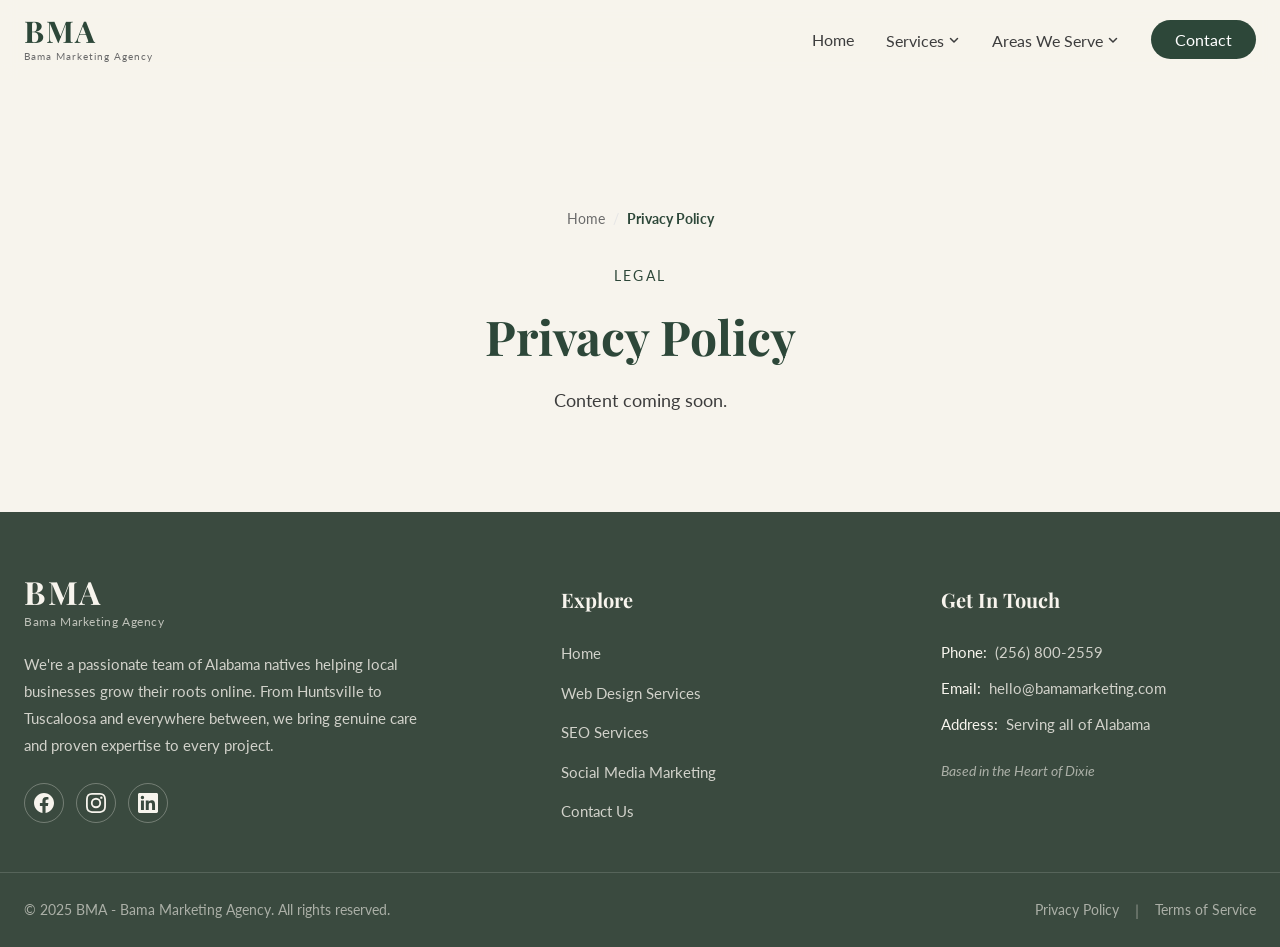
<file: privacy.html>
<!DOCTYPE html>
<html lang="en">
<head>
  <meta charset="UTF-8">
  <meta name="viewport" content="width=device-width, initial-scale=1.0">
  <title>Privacy Policy | BMA - Bama Marketing Agency</title>
  <meta name="description" content="Learn how BMA - Bama Marketing Agency collects, uses, and protects your personal information. Read our full privacy policy.">
  <link rel="preconnect" href="https://fonts.googleapis.com">
  <link rel="preconnect" href="https://fonts.gstatic.com" crossorigin>
  <link href="https://fonts.googleapis.com/css2?family=Lato:wght@400;700&family=Playfair+Display:wght@700&display=swap" rel="stylesheet">
  <link rel="stylesheet" href="styles.css">
</head>
<body>
  <nav class="main-nav">
    <div class="container">
      <!-- Logo -->
      <a href="index.html" class="logo">
        <span class="logo-text">BMA</span>
        <span class="logo-subtext">Bama Marketing Agency</span>
      </a>

      <!-- Desktop Navigation -->
      <ul class="nav-links">
        <li><a href="index.html" class="nav-link">Home</a></li>

        <!-- Services Dropdown -->
        <li class="dropdown">
          <button class="nav-link dropdown-trigger">
            Services
            <svg class="dropdown-chevron" width="12" height="12" viewBox="0 0 12 12" fill="none" xmlns="http://www.w3.org/2000/svg">
              <path d="M2.5 4.5L6 8L9.5 4.5" stroke="currentColor" stroke-width="1.5" stroke-linecap="round" stroke-linejoin="round"/>
            </svg>
          </button>
          <div class="dropdown-panel">
            <a href="web-design.html" class="dropdown-link">Web Design</a>
            <a href="seo.html" class="dropdown-link">SEO</a>
            <a href="social-media.html" class="dropdown-link">Social Media</a>
          </div>
        </li>

        <!-- Areas Dropdown -->
        <li class="dropdown">
          <button class="nav-link dropdown-trigger">
            Areas We Serve
            <svg class="dropdown-chevron" width="12" height="12" viewBox="0 0 12 12" fill="none" xmlns="http://www.w3.org/2000/svg">
              <path d="M2.5 4.5L6 8L9.5 4.5" stroke="currentColor" stroke-width="1.5" stroke-linecap="round" stroke-linejoin="round"/>
            </svg>
          </button>
          <div class="dropdown-panel">
            <a href="huntsville.html" class="dropdown-link">Huntsville</a>
            <a href="birmingham.html" class="dropdown-link">Birmingham</a>
            <a href="tuscaloosa.html" class="dropdown-link">Tuscaloosa</a>
          </div>
        </li>


        <li><a href="contact.html" class="contact-btn">Contact</a></li>
      </ul>

      <!-- Mobile Menu Toggle -->
      <button class="mobile-menu-toggle" aria-label="Toggle mobile menu" aria-expanded="false">
        <span class="hamburger-icon">
          <span class="hamburger-line"></span>
          <span class="hamburger-line"></span>
          <span class="hamburger-line"></span>
        </span>
      </button>
    </div>
  </nav>

  <!-- Mobile Menu Overlay -->
  <div class="mobile-menu">
    <a href="index.html" class="mobile-nav-link">Home</a>

    <!-- Mobile Services Accordion -->
    <div class="mobile-accordion">
      <button class="mobile-accordion-header">
        Services
        <svg class="accordion-chevron" width="16" height="16" viewBox="0 0 12 12" fill="none" xmlns="http://www.w3.org/2000/svg">
          <path d="M2.5 4.5L6 8L9.5 4.5" stroke="currentColor" stroke-width="1.5" stroke-linecap="round" stroke-linejoin="round"/>
        </svg>
      </button>
      <div class="mobile-accordion-content">
        <a href="web-design.html" class="mobile-accordion-link">Web Design</a>
        <a href="seo.html" class="mobile-accordion-link">SEO</a>
        <a href="social-media.html" class="mobile-accordion-link">Social Media</a>
      </div>
    </div>

    <!-- Mobile Areas Accordion -->
    <div class="mobile-accordion">
      <button class="mobile-accordion-header">
        Areas We Serve
        <svg class="accordion-chevron" width="16" height="16" viewBox="0 0 12 12" fill="none" xmlns="http://www.w3.org/2000/svg">
          <path d="M2.5 4.5L6 8L9.5 4.5" stroke="currentColor" stroke-width="1.5" stroke-linecap="round" stroke-linejoin="round"/>
        </svg>
      </button>
      <div class="mobile-accordion-content">
        <a href="huntsville.html" class="mobile-accordion-link">Huntsville</a>
        <a href="birmingham.html" class="mobile-accordion-link">Birmingham</a>
        <a href="tuscaloosa.html" class="mobile-accordion-link">Tuscaloosa</a>
      </div>
    </div>


    <a href="contact.html" class="mobile-contact-btn">Contact</a>
  </div>

  <!-- Main Content -->
  <main class="main-content">
    <!-- Page Hero Section -->
    <section class="page-hero">
      <div class="page-hero-container">
        <!-- Breadcrumb -->
        <nav class="breadcrumb" aria-label="Breadcrumb">
          <a href="index.html">Home</a>
          <span class="breadcrumb-separator">/</span>
          <span class="breadcrumb-current">Privacy Policy</span>
        </nav>

        <span class="section-label">Legal</span>
        <h1 class="page-hero-title">Privacy Policy</h1>
        <p class="page-hero-subtitle">Content coming soon.</p>
      </div>
    </section>
  </main>

  <!-- Footer -->
  <footer class="site-footer">
    <div class="footer-container">
      <div class="footer-content">
        <!-- Brand Column -->
        <div class="footer-brand">
          <a href="index.html" class="footer-logo">
            <span class="footer-logo-text">BMA</span>
            <span class="footer-logo-subtext">Bama Marketing Agency</span>
          </a>
          <p class="footer-description">We're a passionate team of Alabama natives helping local businesses grow their roots online. From Huntsville to Tuscaloosa and everywhere between, we bring genuine care and proven expertise to every project.</p>
          <div class="footer-social">
            <a href="https://facebook.com" class="social-link" aria-label="Facebook">
              <svg width="20" height="20" viewBox="0 0 24 24" fill="currentColor" xmlns="http://www.w3.org/2000/svg">
                <path d="M24 12.073c0-6.627-5.373-12-12-12s-12 5.373-12 12c0 5.99 4.388 10.954 10.125 11.854v-8.385H7.078v-3.47h3.047V9.43c0-3.007 1.792-4.669 4.533-4.669 1.312 0 2.686.235 2.686.235v2.953H15.83c-1.491 0-1.956.925-1.956 1.874v2.25h3.328l-.532 3.47h-2.796v8.385C19.612 23.027 24 18.062 24 12.073z"/>
              </svg>
            </a>
            <a href="https://instagram.com" class="social-link" aria-label="Instagram">
              <svg width="20" height="20" viewBox="0 0 24 24" fill="currentColor" xmlns="http://www.w3.org/2000/svg">
                <path d="M12 2.163c3.204 0 3.584.012 4.85.07 3.252.148 4.771 1.691 4.919 4.919.058 1.265.069 1.645.069 4.849 0 3.205-.012 3.584-.069 4.849-.149 3.225-1.664 4.771-4.919 4.919-1.266.058-1.644.07-4.85.07-3.204 0-3.584-.012-4.849-.07-3.26-.149-4.771-1.699-4.919-4.92-.058-1.265-.07-1.644-.07-4.849 0-3.204.013-3.583.07-4.849.149-3.227 1.664-4.771 4.919-4.919 1.266-.057 1.645-.069 4.849-.069zM12 0C8.741 0 8.333.014 7.053.072 2.695.272.273 2.69.073 7.052.014 8.333 0 8.741 0 12c0 3.259.014 3.668.072 4.948.2 4.358 2.618 6.78 6.98 6.98C8.333 23.986 8.741 24 12 24c3.259 0 3.668-.014 4.948-.072 4.354-.2 6.782-2.618 6.979-6.98.059-1.28.073-1.689.073-4.948 0-3.259-.014-3.667-.072-4.947-.196-4.354-2.617-6.78-6.979-6.98C15.668.014 15.259 0 12 0zm0 5.838a6.162 6.162 0 100 12.324 6.162 6.162 0 000-12.324zM12 16a4 4 0 110-8 4 4 0 010 8zm6.406-11.845a1.44 1.44 0 100 2.881 1.44 1.44 0 000-2.881z"/>
              </svg>
            </a>
            <a href="https://linkedin.com" class="social-link" aria-label="LinkedIn">
              <svg width="20" height="20" viewBox="0 0 24 24" fill="currentColor" xmlns="http://www.w3.org/2000/svg">
                <path d="M20.447 20.452h-3.554v-5.569c0-1.328-.027-3.037-1.852-3.037-1.853 0-2.136 1.445-2.136 2.939v5.667H9.351V9h3.414v1.561h.046c.477-.9 1.637-1.85 3.37-1.85 3.601 0 4.267 2.37 4.267 5.455v6.286zM5.337 7.433a2.062 2.062 0 01-2.063-2.065 2.064 2.064 0 112.063 2.065zm1.782 13.019H3.555V9h3.564v11.452zM22.225 0H1.771C.792 0 0 .774 0 1.729v20.542C0 23.227.792 24 1.771 24h20.451C23.2 24 24 23.227 24 22.271V1.729C24 .774 23.2 0 22.222 0h.003z"/>
              </svg>
            </a>
          </div>
        </div>

        <!-- Explore Column -->
        <div class="footer-nav">
          <h4 class="footer-heading">Explore</h4>
          <ul class="footer-links">
            <li><a href="index.html">Home</a></li>
            <li><a href="web-design.html">Web Design Services</a></li>
            <li><a href="seo.html">SEO Services</a></li>
            <li><a href="social-media.html">Social Media Marketing</a></li>
            <li><a href="contact.html">Contact Us</a></li>
          </ul>
        </div>

        <!-- Contact Column -->
        <div class="footer-contact">
          <h4 class="footer-heading">Get In Touch</h4>
          <ul class="footer-contact-list">
            <li>
              <span class="contact-label">Phone:</span>
              <a href="tel:2568002559">(256) 800-2559</a>
            </li>
            <li>
              <span class="contact-label">Email:</span>
              <a href="mailto:hello@bamamarketing.com">hello@bamamarketing.com</a>
            </li>
            <li>
              <span class="contact-label">Address:</span>
              <span>Serving all of Alabama</span>
            </li>
          </ul>
          <p class="footer-tagline">Based in the Heart of Dixie</p>
        </div>
      </div>
    </div>

    <!-- Footer Bottom -->
    <div class="footer-bottom">
      <div class="footer-bottom-container">
        <p class="footer-copyright">&copy; 2025 BMA - Bama Marketing Agency. All rights reserved.</p>
        <div class="footer-legal">
          <a href="privacy.html">Privacy Policy</a>
          <span class="footer-divider">|</span>
          <a href="terms.html">Terms of Service</a>
        </div>
      </div>
    </div>
  </footer>

  <script src="script.js"></script>
</body>
</html>
</file>
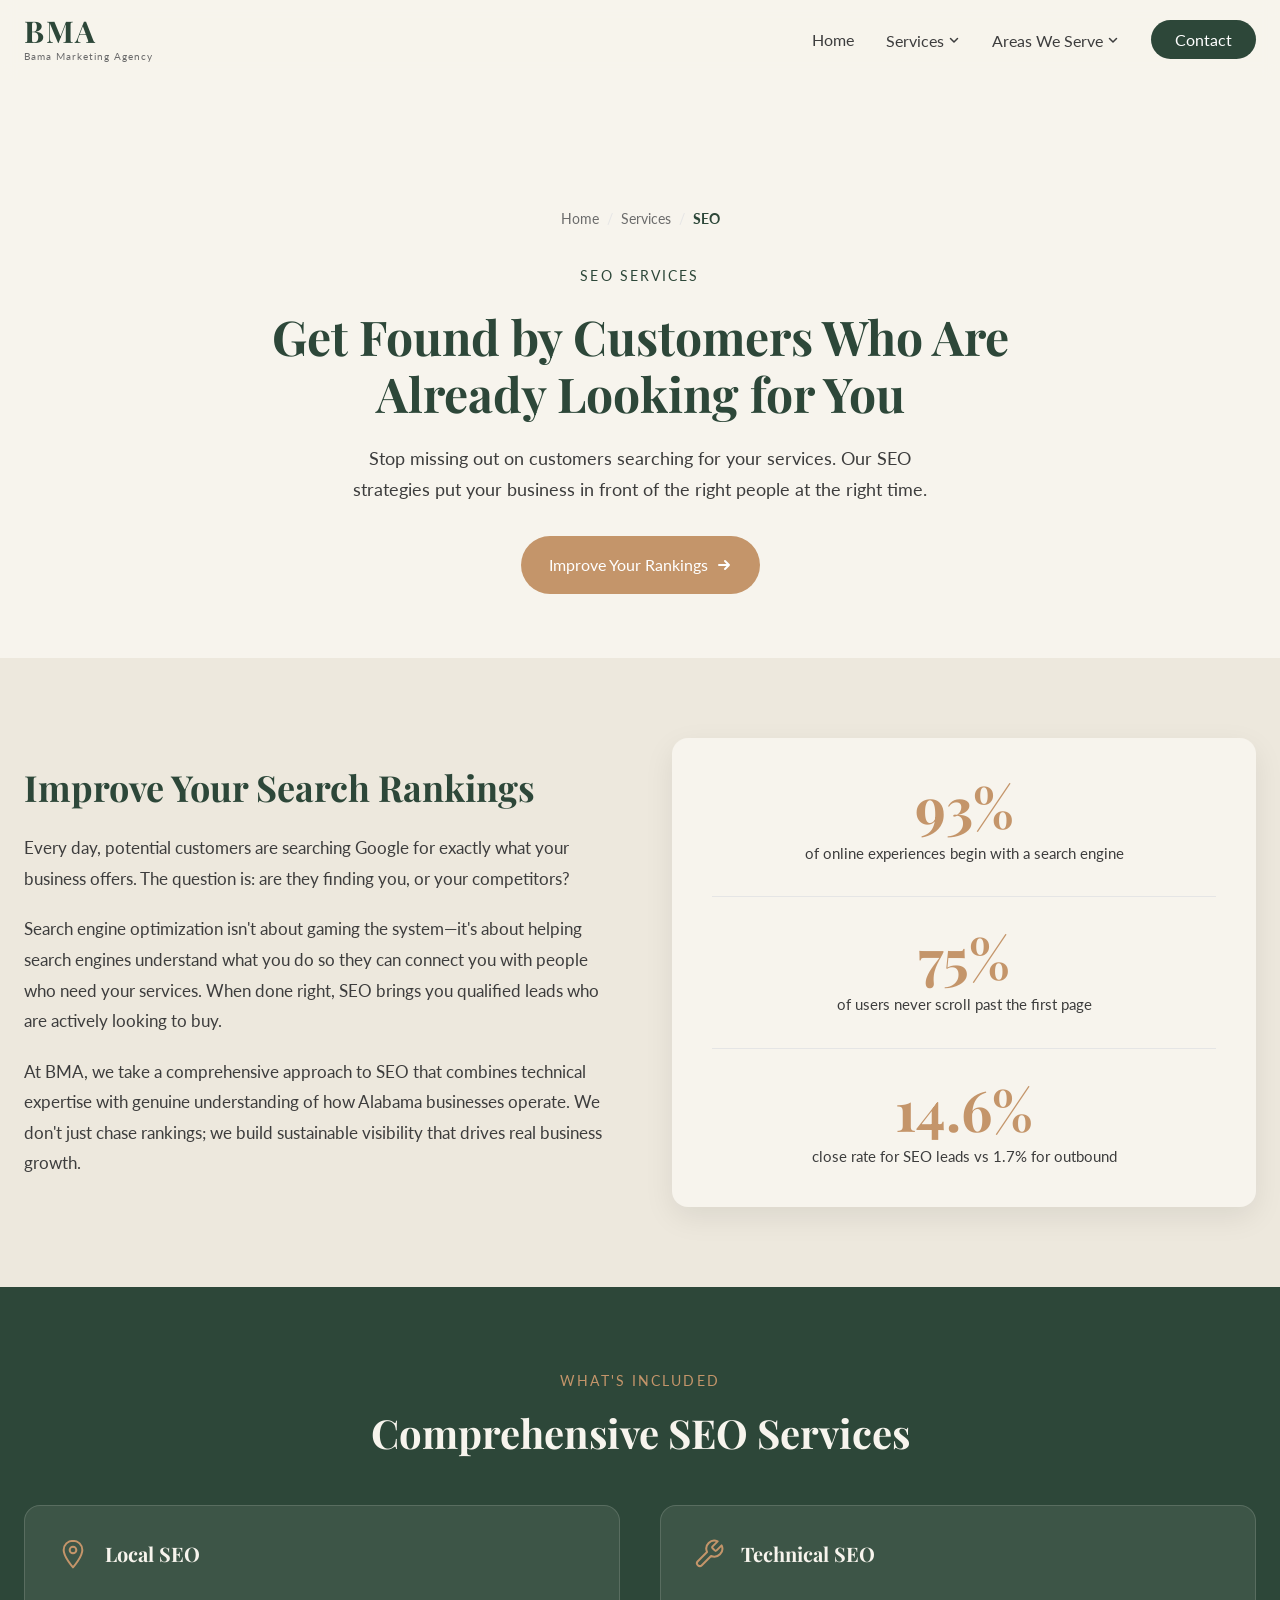
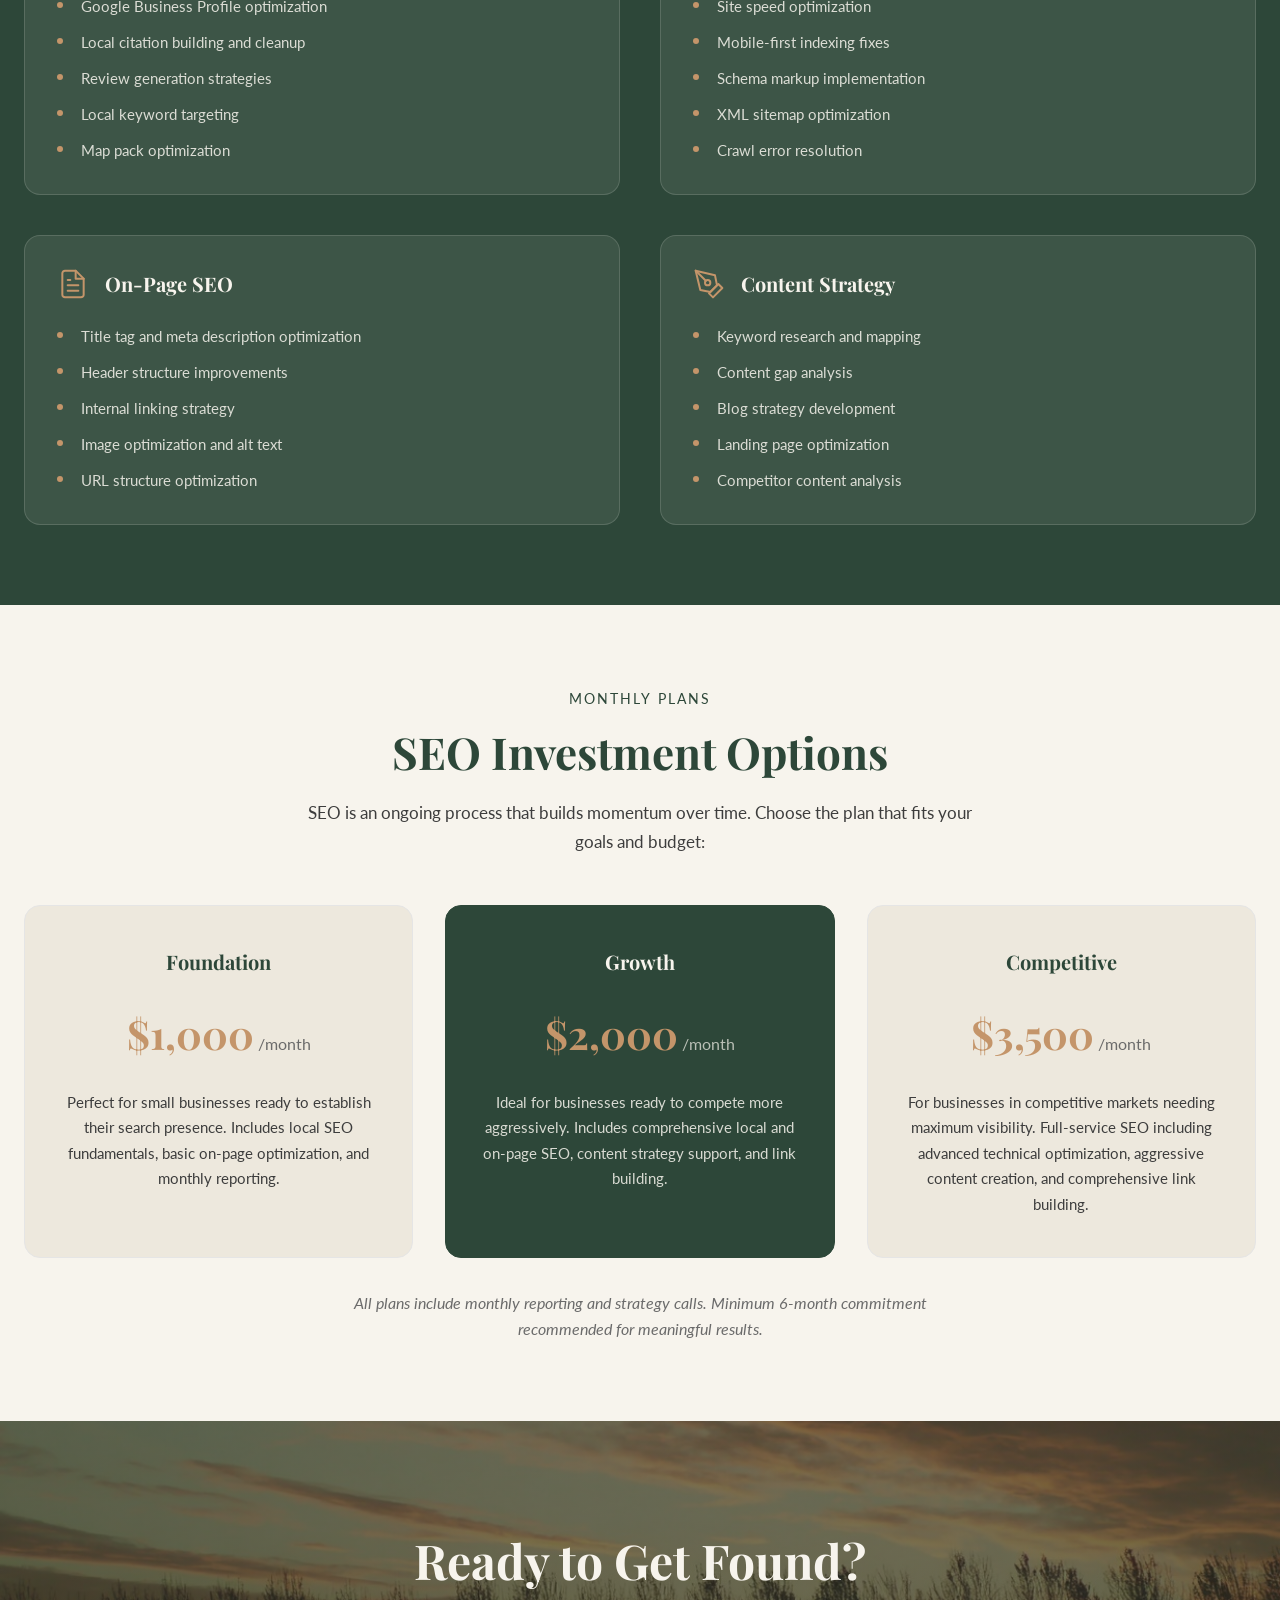
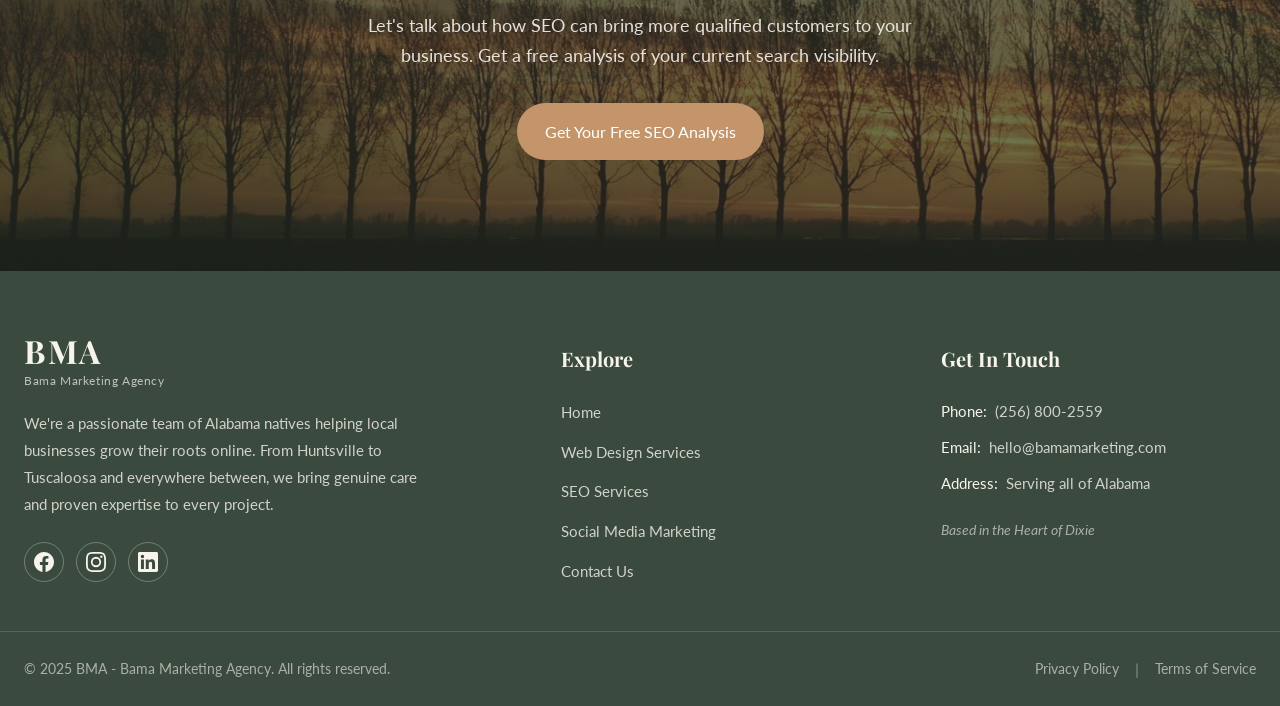
<file: seo.html>
<!DOCTYPE html>
<html lang="en">
<head>
  <meta charset="UTF-8">
  <meta name="viewport" content="width=device-width, initial-scale=1.0">
  <title>SEO Services Alabama | Local SEO & Search Marketing | BMA</title>
  <meta name="description" content="Get found on Google with BMA's Alabama SEO services. Local SEO, technical optimization, and content strategy to drive qualified leads to your business.">
  <link rel="preconnect" href="https://fonts.googleapis.com">
  <link rel="preconnect" href="https://fonts.gstatic.com" crossorigin>
  <link href="https://fonts.googleapis.com/css2?family=Lato:wght@400;700&family=Playfair+Display:wght@700&display=swap" rel="stylesheet">
  <link rel="stylesheet" href="styles.css">
</head>
<body>
  <nav class="main-nav">
    <div class="container">
      <!-- Logo -->
      <a href="index.html" class="logo">
        <span class="logo-text">BMA</span>
        <span class="logo-subtext">Bama Marketing Agency</span>
      </a>

      <!-- Desktop Navigation -->
      <ul class="nav-links">
        <li><a href="index.html" class="nav-link">Home</a></li>

        <!-- Services Dropdown -->
        <li class="dropdown">
          <button class="nav-link dropdown-trigger">
            Services
            <svg class="dropdown-chevron" width="12" height="12" viewBox="0 0 12 12" fill="none" xmlns="http://www.w3.org/2000/svg">
              <path d="M2.5 4.5L6 8L9.5 4.5" stroke="currentColor" stroke-width="1.5" stroke-linecap="round" stroke-linejoin="round"/>
            </svg>
          </button>
          <div class="dropdown-panel">
            <a href="web-design.html" class="dropdown-link">Web Design</a>
            <a href="seo.html" class="dropdown-link">SEO</a>
            <a href="social-media.html" class="dropdown-link">Social Media</a>
          </div>
        </li>

        <!-- Areas Dropdown -->
        <li class="dropdown">
          <button class="nav-link dropdown-trigger">
            Areas We Serve
            <svg class="dropdown-chevron" width="12" height="12" viewBox="0 0 12 12" fill="none" xmlns="http://www.w3.org/2000/svg">
              <path d="M2.5 4.5L6 8L9.5 4.5" stroke="currentColor" stroke-width="1.5" stroke-linecap="round" stroke-linejoin="round"/>
            </svg>
          </button>
          <div class="dropdown-panel">
            <a href="huntsville.html" class="dropdown-link">Huntsville</a>
            <a href="birmingham.html" class="dropdown-link">Birmingham</a>
            <a href="tuscaloosa.html" class="dropdown-link">Tuscaloosa</a>
          </div>
        </li>


        <li><a href="contact.html" class="contact-btn">Contact</a></li>
      </ul>

      <!-- Mobile Menu Toggle -->
      <button class="mobile-menu-toggle" aria-label="Toggle mobile menu" aria-expanded="false">
        <span class="hamburger-icon">
          <span class="hamburger-line"></span>
          <span class="hamburger-line"></span>
          <span class="hamburger-line"></span>
        </span>
      </button>
    </div>
  </nav>

  <!-- Mobile Menu Overlay -->
  <div class="mobile-menu">
    <a href="index.html" class="mobile-nav-link">Home</a>

    <!-- Mobile Services Accordion -->
    <div class="mobile-accordion">
      <button class="mobile-accordion-header">
        Services
        <svg class="accordion-chevron" width="16" height="16" viewBox="0 0 12 12" fill="none" xmlns="http://www.w3.org/2000/svg">
          <path d="M2.5 4.5L6 8L9.5 4.5" stroke="currentColor" stroke-width="1.5" stroke-linecap="round" stroke-linejoin="round"/>
        </svg>
      </button>
      <div class="mobile-accordion-content">
        <a href="web-design.html" class="mobile-accordion-link">Web Design</a>
        <a href="seo.html" class="mobile-accordion-link">SEO</a>
        <a href="social-media.html" class="mobile-accordion-link">Social Media</a>
      </div>
    </div>

    <!-- Mobile Areas Accordion -->
    <div class="mobile-accordion">
      <button class="mobile-accordion-header">
        Areas We Serve
        <svg class="accordion-chevron" width="16" height="16" viewBox="0 0 12 12" fill="none" xmlns="http://www.w3.org/2000/svg">
          <path d="M2.5 4.5L6 8L9.5 4.5" stroke="currentColor" stroke-width="1.5" stroke-linecap="round" stroke-linejoin="round"/>
        </svg>
      </button>
      <div class="mobile-accordion-content">
        <a href="huntsville.html" class="mobile-accordion-link">Huntsville</a>
        <a href="birmingham.html" class="mobile-accordion-link">Birmingham</a>
        <a href="tuscaloosa.html" class="mobile-accordion-link">Tuscaloosa</a>
      </div>
    </div>


    <a href="contact.html" class="mobile-contact-btn">Contact</a>
  </div>

  <!-- Main Content -->
  <main class="main-content">
    <!-- Page Hero Section -->
    <section class="page-hero">
      <div class="page-hero-container">
        <!-- Breadcrumb -->
        <nav class="breadcrumb" aria-label="Breadcrumb">
          <a href="index.html">Home</a>
          <span class="breadcrumb-separator">/</span>
          <a href="web-design.html">Services</a>
          <span class="breadcrumb-separator">/</span>
          <span class="breadcrumb-current">SEO</span>
        </nav>

        <span class="section-label">SEO Services</span>
        <h1 class="page-hero-title">Get Found by Customers Who Are Already Looking for You</h1>
        <p class="page-hero-subtitle">Stop missing out on customers searching for your services. Our SEO strategies put your business in front of the right people at the right time.</p>
        <a href="contact.html" class="btn btn-primary">
          Improve Your Rankings
          <svg width="16" height="16" viewBox="0 0 16 16" fill="none" xmlns="http://www.w3.org/2000/svg">
            <path d="M3 8H13M13 8L9 4M13 8L9 12" stroke="currentColor" stroke-width="2" stroke-linecap="round" stroke-linejoin="round"/>
          </svg>
        </a>
      </div>
    </section>

    <!-- Service Intro Section -->
    <section class="service-intro-section">
      <div class="service-intro-container">
        <div class="service-intro-content">
          <h2 class="service-intro-title">Improve Your Search Rankings</h2>
          <div class="service-intro-text">
            <p>Every day, potential customers are searching Google for exactly what your business offers. The question is: are they finding you, or your competitors?</p>
            <p>Search engine optimization isn't about gaming the system—it's about helping search engines understand what you do so they can connect you with people who need your services. When done right, SEO brings you qualified leads who are actively looking to buy.</p>
            <p>At BMA, we take a comprehensive approach to SEO that combines technical expertise with genuine understanding of how Alabama businesses operate. We don't just chase rankings; we build sustainable visibility that drives real business growth.</p>
          </div>
        </div>
        <div class="service-intro-stats">
          <div class="stat-item">
            <span class="stat-number">93%</span>
            <span class="stat-label">of online experiences begin with a search engine</span>
          </div>
          <div class="stat-item">
            <span class="stat-number">75%</span>
            <span class="stat-label">of users never scroll past the first page</span>
          </div>
          <div class="stat-item">
            <span class="stat-number">14.6%</span>
            <span class="stat-label">close rate for SEO leads vs 1.7% for outbound</span>
          </div>
        </div>
      </div>
    </section>

    <!-- What's Included Section -->
    <section class="included-section">
      <div class="included-container">
        <div class="included-header">
          <span class="section-label section-label-light">What's Included</span>
          <h2 class="included-title">Comprehensive SEO Services</h2>
        </div>

        <div class="included-categories">
          <!-- Local SEO -->
          <div class="included-category">
            <div class="included-category-header">
              <svg class="included-category-icon" width="32" height="32" viewBox="0 0 24 24" fill="none" xmlns="http://www.w3.org/2000/svg">
                <path d="M12 2C8.13 2 5 5.13 5 9C5 14.25 12 22 12 22C12 22 19 14.25 19 9C19 5.13 15.87 2 12 2ZM12 11.5C10.62 11.5 9.5 10.38 9.5 9C9.5 7.62 10.62 6.5 12 6.5C13.38 6.5 14.5 7.62 14.5 9C14.5 10.38 13.38 11.5 12 11.5Z" stroke="currentColor" stroke-width="1.5" stroke-linecap="round" stroke-linejoin="round"/>
              </svg>
              <h3 class="included-category-title">Local SEO</h3>
            </div>
            <ul class="included-category-list">
              <li>Google Business Profile optimization</li>
              <li>Local citation building and cleanup</li>
              <li>Review generation strategies</li>
              <li>Local keyword targeting</li>
              <li>Map pack optimization</li>
            </ul>
          </div>

          <!-- Technical SEO -->
          <div class="included-category">
            <div class="included-category-header">
              <svg class="included-category-icon" width="32" height="32" viewBox="0 0 24 24" fill="none" xmlns="http://www.w3.org/2000/svg">
                <path d="M14.7 6.3a1 1 0 0 0 0 1.4l1.6 1.6a1 1 0 0 0 1.4 0l3.77-3.77a6 6 0 0 1-7.94 7.94l-6.91 6.91a2.12 2.12 0 0 1-3-3l6.91-6.91a6 6 0 0 1 7.94-7.94l-3.76 3.76z" stroke="currentColor" stroke-width="1.5" stroke-linecap="round" stroke-linejoin="round"/>
              </svg>
              <h3 class="included-category-title">Technical SEO</h3>
            </div>
            <ul class="included-category-list">
              <li>Site speed optimization</li>
              <li>Mobile-first indexing fixes</li>
              <li>Schema markup implementation</li>
              <li>XML sitemap optimization</li>
              <li>Crawl error resolution</li>
            </ul>
          </div>

          <!-- On-Page SEO -->
          <div class="included-category">
            <div class="included-category-header">
              <svg class="included-category-icon" width="32" height="32" viewBox="0 0 24 24" fill="none" xmlns="http://www.w3.org/2000/svg">
                <path d="M14 2H6C5.46957 2 4.96086 2.21071 4.58579 2.58579C4.21071 2.96086 4 3.46957 4 4V20C4 20.5304 4.21071 21.0391 4.58579 21.4142C4.96086 21.7893 5.46957 22 6 22H18C18.5304 22 19.0391 21.7893 19.4142 21.4142C19.7893 21.0391 20 20.5304 20 20V8L14 2Z" stroke="currentColor" stroke-width="1.5" stroke-linecap="round" stroke-linejoin="round"/>
                <path d="M14 2V8H20" stroke="currentColor" stroke-width="1.5" stroke-linecap="round" stroke-linejoin="round"/>
                <path d="M16 13H8" stroke="currentColor" stroke-width="1.5" stroke-linecap="round" stroke-linejoin="round"/>
                <path d="M16 17H8" stroke="currentColor" stroke-width="1.5" stroke-linecap="round" stroke-linejoin="round"/>
                <path d="M10 9H9H8" stroke="currentColor" stroke-width="1.5" stroke-linecap="round" stroke-linejoin="round"/>
              </svg>
              <h3 class="included-category-title">On-Page SEO</h3>
            </div>
            <ul class="included-category-list">
              <li>Title tag and meta description optimization</li>
              <li>Header structure improvements</li>
              <li>Internal linking strategy</li>
              <li>Image optimization and alt text</li>
              <li>URL structure optimization</li>
            </ul>
          </div>

          <!-- Content Strategy -->
          <div class="included-category">
            <div class="included-category-header">
              <svg class="included-category-icon" width="32" height="32" viewBox="0 0 24 24" fill="none" xmlns="http://www.w3.org/2000/svg">
                <path d="M12 19L19 12L22 15L15 22L12 19Z" stroke="currentColor" stroke-width="1.5" stroke-linecap="round" stroke-linejoin="round"/>
                <path d="M18 13L16.5 5.5L2 2L5.5 16.5L13 18L18 13Z" stroke="currentColor" stroke-width="1.5" stroke-linecap="round" stroke-linejoin="round"/>
                <path d="M2 2L9.586 9.586" stroke="currentColor" stroke-width="1.5" stroke-linecap="round" stroke-linejoin="round"/>
                <circle cx="11" cy="11" r="2" stroke="currentColor" stroke-width="1.5"/>
              </svg>
              <h3 class="included-category-title">Content Strategy</h3>
            </div>
            <ul class="included-category-list">
              <li>Keyword research and mapping</li>
              <li>Content gap analysis</li>
              <li>Blog strategy development</li>
              <li>Landing page optimization</li>
              <li>Competitor content analysis</li>
            </ul>
          </div>
        </div>
      </div>
    </section>

    <!-- Pricing Section -->
    <section class="pricing-section">
      <div class="pricing-container">
        <div class="pricing-header">
          <span class="section-label">Monthly Plans</span>
          <h2 class="pricing-title">SEO Investment Options</h2>
          <p class="pricing-subtitle">SEO is an ongoing process that builds momentum over time. Choose the plan that fits your goals and budget:</p>
        </div>

        <div class="pricing-grid">
          <!-- Foundation -->
          <div class="pricing-card">
            <h3 class="pricing-tier">Foundation</h3>
            <div class="pricing-amount">
              <span class="pricing-price">$1,000</span>
              <span class="pricing-period">/month</span>
            </div>
            <p class="pricing-description">Perfect for small businesses ready to establish their search presence. Includes local SEO fundamentals, basic on-page optimization, and monthly reporting.</p>
          </div>

          <!-- Growth -->
          <div class="pricing-card pricing-card-featured">
            <h3 class="pricing-tier">Growth</h3>
            <div class="pricing-amount">
              <span class="pricing-price">$2,000</span>
              <span class="pricing-period">/month</span>
            </div>
            <p class="pricing-description">Ideal for businesses ready to compete more aggressively. Includes comprehensive local and on-page SEO, content strategy support, and link building.</p>
          </div>

          <!-- Competitive -->
          <div class="pricing-card">
            <h3 class="pricing-tier">Competitive</h3>
            <div class="pricing-amount">
              <span class="pricing-price">$3,500</span>
              <span class="pricing-period">/month</span>
            </div>
            <p class="pricing-description">For businesses in competitive markets needing maximum visibility. Full-service SEO including advanced technical optimization, aggressive content creation, and comprehensive link building.</p>
          </div>
        </div>

        <p class="pricing-note">All plans include monthly reporting and strategy calls. Minimum 6-month commitment recommended for meaningful results.</p>
      </div>
    </section>

    <!-- Final CTA Section -->
    <section class="consultation-section" id="consultation">
      <div class="consultation-background">
        <img src="images/treeline.jpg" alt="Alabama treeline at sunset" class="consultation-bg-image">
        <div class="consultation-overlay"></div>
      </div>
      <div class="consultation-content">
        <h2 class="consultation-title">Ready to Get Found?</h2>
        <p class="consultation-subtitle">Let's talk about how SEO can bring more qualified customers to your business. Get a free analysis of your current search visibility.</p>
        <div class="consultation-buttons">
          <a href="contact.html" class="btn btn-primary">Get Your Free SEO Analysis</a>
        </div>
      </div>
    </section>
  </main>

  <!-- Footer -->
  <footer class="site-footer">
    <div class="footer-container">
      <div class="footer-content">
        <!-- Brand Column -->
        <div class="footer-brand">
          <a href="index.html" class="footer-logo">
            <span class="footer-logo-text">BMA</span>
            <span class="footer-logo-subtext">Bama Marketing Agency</span>
          </a>
          <p class="footer-description">We're a passionate team of Alabama natives helping local businesses grow their roots online. From Huntsville to Tuscaloosa and everywhere between, we bring genuine care and proven expertise to every project.</p>
          <div class="footer-social">
            <a href="https://facebook.com" class="social-link" aria-label="Facebook">
              <svg width="20" height="20" viewBox="0 0 24 24" fill="currentColor" xmlns="http://www.w3.org/2000/svg">
                <path d="M24 12.073c0-6.627-5.373-12-12-12s-12 5.373-12 12c0 5.99 4.388 10.954 10.125 11.854v-8.385H7.078v-3.47h3.047V9.43c0-3.007 1.792-4.669 4.533-4.669 1.312 0 2.686.235 2.686.235v2.953H15.83c-1.491 0-1.956.925-1.956 1.874v2.25h3.328l-.532 3.47h-2.796v8.385C19.612 23.027 24 18.062 24 12.073z"/>
              </svg>
            </a>
            <a href="https://instagram.com" class="social-link" aria-label="Instagram">
              <svg width="20" height="20" viewBox="0 0 24 24" fill="currentColor" xmlns="http://www.w3.org/2000/svg">
                <path d="M12 2.163c3.204 0 3.584.012 4.85.07 3.252.148 4.771 1.691 4.919 4.919.058 1.265.069 1.645.069 4.849 0 3.205-.012 3.584-.069 4.849-.149 3.225-1.664 4.771-4.919 4.919-1.266.058-1.644.07-4.85.07-3.204 0-3.584-.012-4.849-.07-3.26-.149-4.771-1.699-4.919-4.92-.058-1.265-.07-1.644-.07-4.849 0-3.204.013-3.583.07-4.849.149-3.227 1.664-4.771 4.919-4.919 1.266-.057 1.645-.069 4.849-.069zM12 0C8.741 0 8.333.014 7.053.072 2.695.272.273 2.69.073 7.052.014 8.333 0 8.741 0 12c0 3.259.014 3.668.072 4.948.2 4.358 2.618 6.78 6.98 6.98C8.333 23.986 8.741 24 12 24c3.259 0 3.668-.014 4.948-.072 4.354-.2 6.782-2.618 6.979-6.98.059-1.28.073-1.689.073-4.948 0-3.259-.014-3.667-.072-4.947-.196-4.354-2.617-6.78-6.979-6.98C15.668.014 15.259 0 12 0zm0 5.838a6.162 6.162 0 100 12.324 6.162 6.162 0 000-12.324zM12 16a4 4 0 110-8 4 4 0 010 8zm6.406-11.845a1.44 1.44 0 100 2.881 1.44 1.44 0 000-2.881z"/>
              </svg>
            </a>
            <a href="https://linkedin.com" class="social-link" aria-label="LinkedIn">
              <svg width="20" height="20" viewBox="0 0 24 24" fill="currentColor" xmlns="http://www.w3.org/2000/svg">
                <path d="M20.447 20.452h-3.554v-5.569c0-1.328-.027-3.037-1.852-3.037-1.853 0-2.136 1.445-2.136 2.939v5.667H9.351V9h3.414v1.561h.046c.477-.9 1.637-1.85 3.37-1.85 3.601 0 4.267 2.37 4.267 5.455v6.286zM5.337 7.433a2.062 2.062 0 01-2.063-2.065 2.064 2.064 0 112.063 2.065zm1.782 13.019H3.555V9h3.564v11.452zM22.225 0H1.771C.792 0 0 .774 0 1.729v20.542C0 23.227.792 24 1.771 24h20.451C23.2 24 24 23.227 24 22.271V1.729C24 .774 23.2 0 22.222 0h.003z"/>
              </svg>
            </a>
          </div>
        </div>

        <!-- Explore Column -->
        <div class="footer-nav">
          <h4 class="footer-heading">Explore</h4>
          <ul class="footer-links">
            <li><a href="index.html">Home</a></li>
            <li><a href="web-design.html">Web Design Services</a></li>
            <li><a href="seo.html">SEO Services</a></li>
            <li><a href="social-media.html">Social Media Marketing</a></li>
            <li><a href="contact.html">Contact Us</a></li>
          </ul>
        </div>

        <!-- Contact Column -->
        <div class="footer-contact">
          <h4 class="footer-heading">Get In Touch</h4>
          <ul class="footer-contact-list">
            <li>
              <span class="contact-label">Phone:</span>
              <a href="tel:2568002559">(256) 800-2559</a>
            </li>
            <li>
              <span class="contact-label">Email:</span>
              <a href="mailto:hello@bamamarketing.com">hello@bamamarketing.com</a>
            </li>
            <li>
              <span class="contact-label">Address:</span>
              <span>Serving all of Alabama</span>
            </li>
          </ul>
          <p class="footer-tagline">Based in the Heart of Dixie</p>
        </div>
      </div>
    </div>

    <!-- Footer Bottom -->
    <div class="footer-bottom">
      <div class="footer-bottom-container">
        <p class="footer-copyright">&copy; 2025 BMA - Bama Marketing Agency. All rights reserved.</p>
        <div class="footer-legal">
          <a href="privacy.html">Privacy Policy</a>
          <span class="footer-divider">|</span>
          <a href="terms.html">Terms of Service</a>
        </div>
      </div>
    </div>
  </footer>

  <script src="script.js"></script>
</body>
</html>
</file>
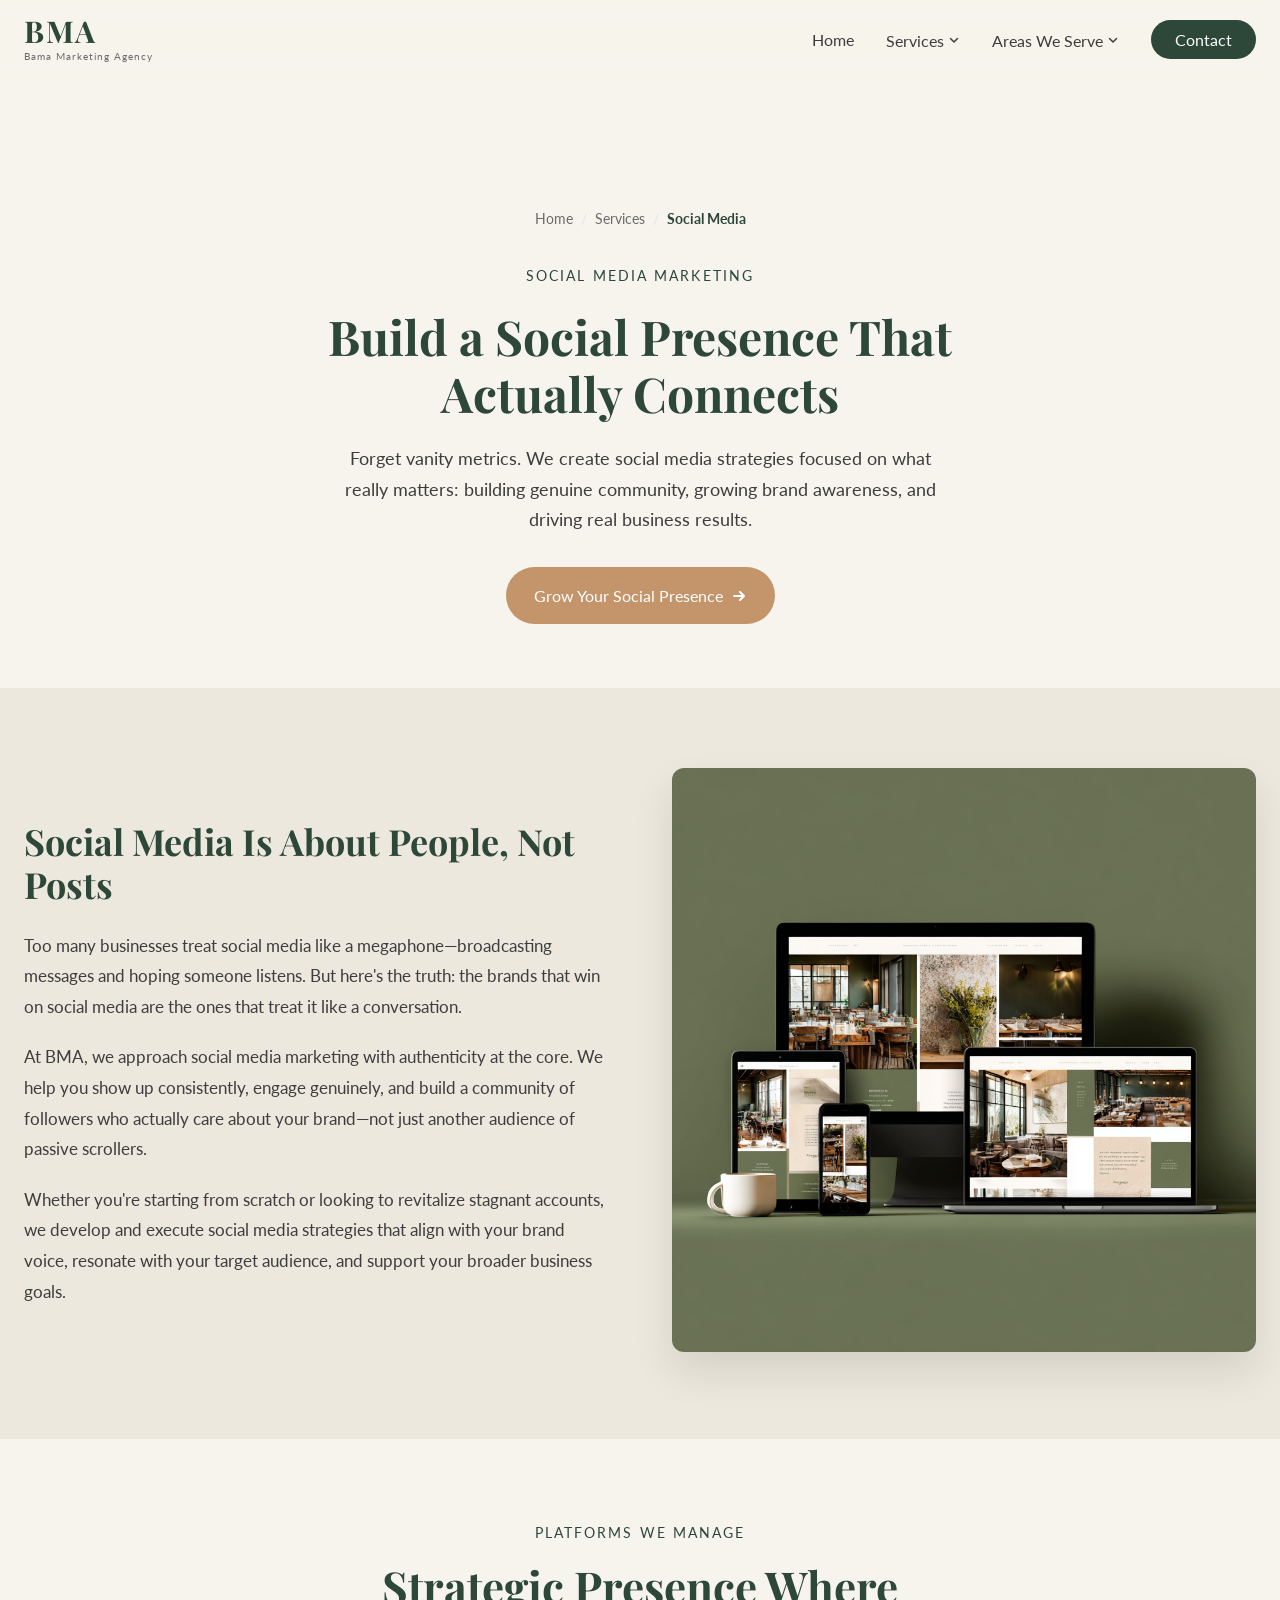
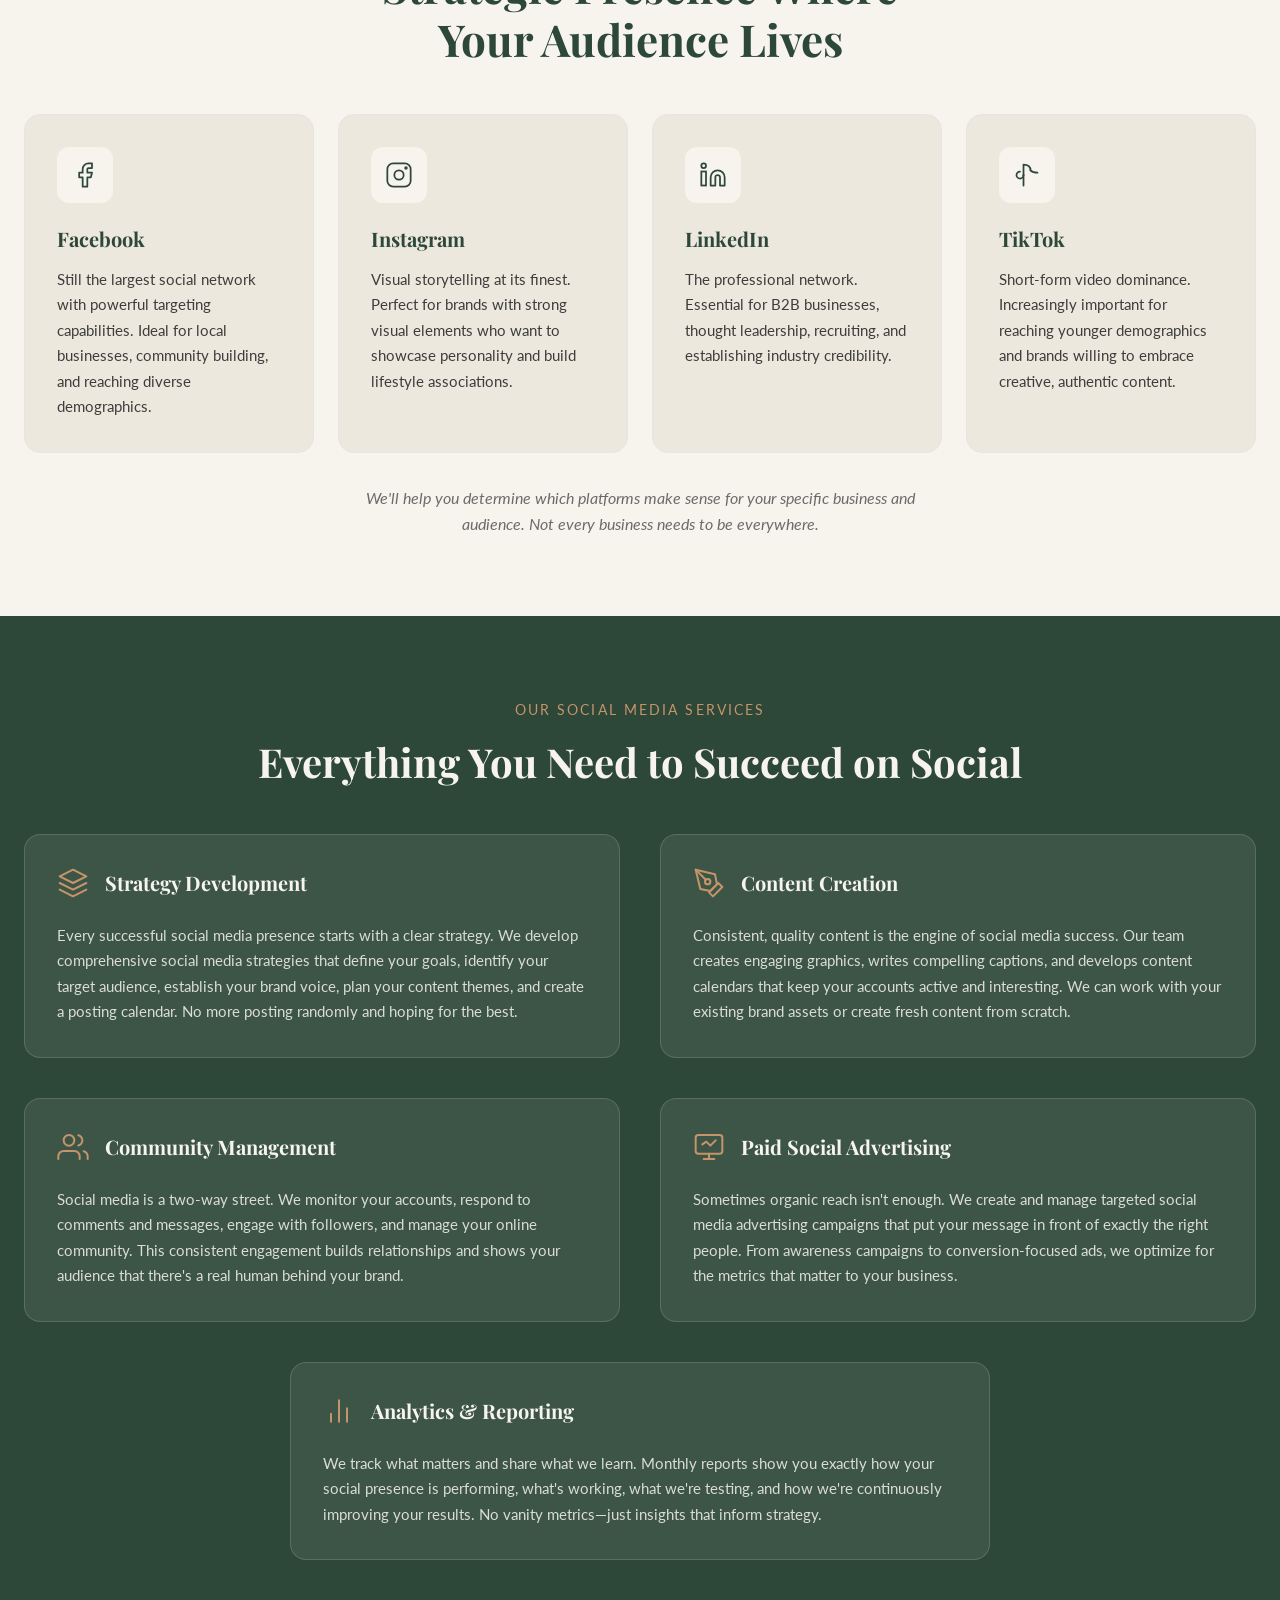
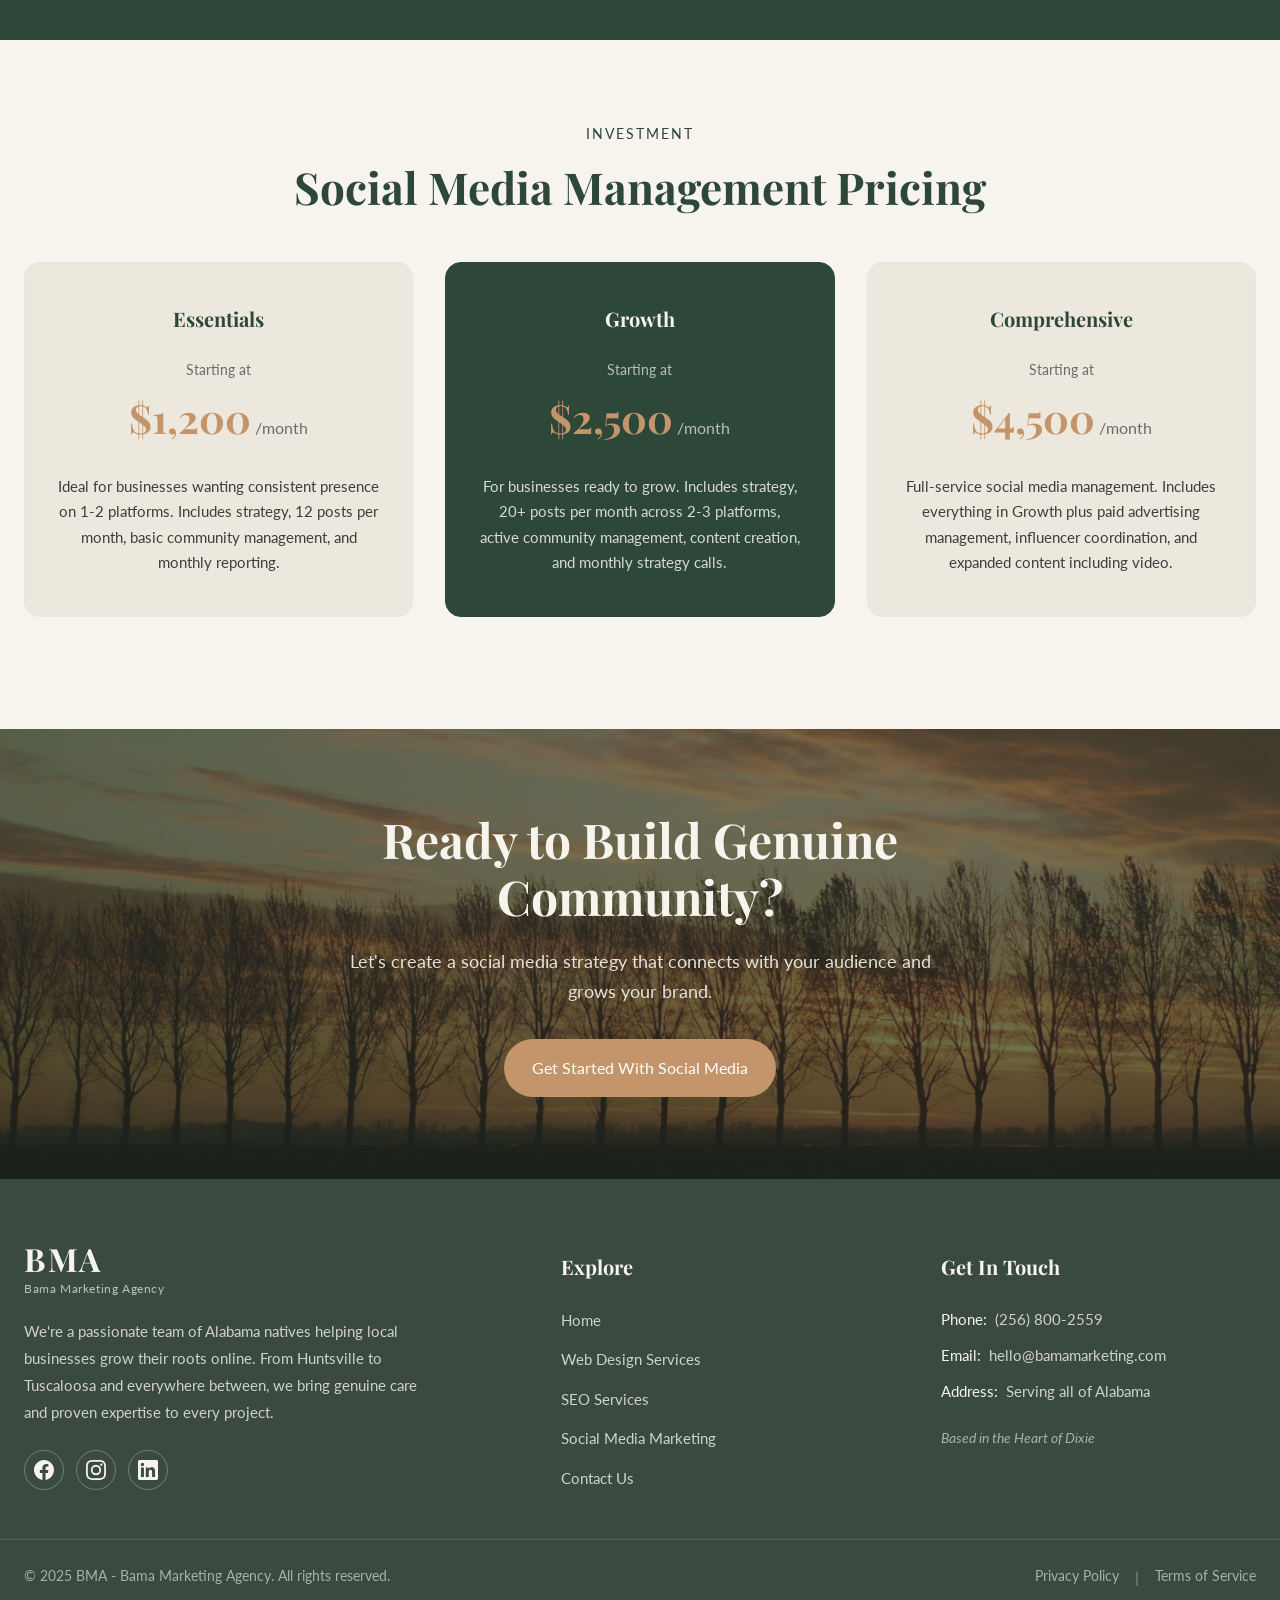
<file: social-media.html>
<!DOCTYPE html>
<html lang="en">
<head>
  <meta charset="UTF-8">
  <meta name="viewport" content="width=device-width, initial-scale=1.0">
  <title>Social Media Marketing Alabama | Facebook, Instagram & More | BMA</title>
  <meta name="description" content="Build your brand on social media with BMA. We help Alabama businesses create engaging content and grow their following on Facebook, Instagram, LinkedIn & TikTok.">
  <link rel="preconnect" href="https://fonts.googleapis.com">
  <link rel="preconnect" href="https://fonts.gstatic.com" crossorigin>
  <link href="https://fonts.googleapis.com/css2?family=Lato:wght@400;700&family=Playfair+Display:wght@700&display=swap" rel="stylesheet">
  <link rel="stylesheet" href="styles.css">
</head>
<body>
  <nav class="main-nav">
    <div class="container">
      <!-- Logo -->
      <a href="index.html" class="logo">
        <span class="logo-text">BMA</span>
        <span class="logo-subtext">Bama Marketing Agency</span>
      </a>

      <!-- Desktop Navigation -->
      <ul class="nav-links">
        <li><a href="index.html" class="nav-link">Home</a></li>

        <!-- Services Dropdown -->
        <li class="dropdown">
          <button class="nav-link dropdown-trigger">
            Services
            <svg class="dropdown-chevron" width="12" height="12" viewBox="0 0 12 12" fill="none" xmlns="http://www.w3.org/2000/svg">
              <path d="M2.5 4.5L6 8L9.5 4.5" stroke="currentColor" stroke-width="1.5" stroke-linecap="round" stroke-linejoin="round"/>
            </svg>
          </button>
          <div class="dropdown-panel">
            <a href="web-design.html" class="dropdown-link">Web Design</a>
            <a href="seo.html" class="dropdown-link">SEO</a>
            <a href="social-media.html" class="dropdown-link">Social Media</a>
          </div>
        </li>

        <!-- Areas Dropdown -->
        <li class="dropdown">
          <button class="nav-link dropdown-trigger">
            Areas We Serve
            <svg class="dropdown-chevron" width="12" height="12" viewBox="0 0 12 12" fill="none" xmlns="http://www.w3.org/2000/svg">
              <path d="M2.5 4.5L6 8L9.5 4.5" stroke="currentColor" stroke-width="1.5" stroke-linecap="round" stroke-linejoin="round"/>
            </svg>
          </button>
          <div class="dropdown-panel">
            <a href="huntsville.html" class="dropdown-link">Huntsville</a>
            <a href="birmingham.html" class="dropdown-link">Birmingham</a>
            <a href="tuscaloosa.html" class="dropdown-link">Tuscaloosa</a>
          </div>
        </li>


        <li><a href="contact.html" class="contact-btn">Contact</a></li>
      </ul>

      <!-- Mobile Menu Toggle -->
      <button class="mobile-menu-toggle" aria-label="Toggle mobile menu" aria-expanded="false">
        <span class="hamburger-icon">
          <span class="hamburger-line"></span>
          <span class="hamburger-line"></span>
          <span class="hamburger-line"></span>
        </span>
      </button>
    </div>
  </nav>

  <!-- Mobile Menu Overlay -->
  <div class="mobile-menu">
    <a href="index.html" class="mobile-nav-link">Home</a>

    <!-- Mobile Services Accordion -->
    <div class="mobile-accordion">
      <button class="mobile-accordion-header">
        Services
        <svg class="accordion-chevron" width="16" height="16" viewBox="0 0 12 12" fill="none" xmlns="http://www.w3.org/2000/svg">
          <path d="M2.5 4.5L6 8L9.5 4.5" stroke="currentColor" stroke-width="1.5" stroke-linecap="round" stroke-linejoin="round"/>
        </svg>
      </button>
      <div class="mobile-accordion-content">
        <a href="web-design.html" class="mobile-accordion-link">Web Design</a>
        <a href="seo.html" class="mobile-accordion-link">SEO</a>
        <a href="social-media.html" class="mobile-accordion-link">Social Media</a>
      </div>
    </div>

    <!-- Mobile Areas Accordion -->
    <div class="mobile-accordion">
      <button class="mobile-accordion-header">
        Areas We Serve
        <svg class="accordion-chevron" width="16" height="16" viewBox="0 0 12 12" fill="none" xmlns="http://www.w3.org/2000/svg">
          <path d="M2.5 4.5L6 8L9.5 4.5" stroke="currentColor" stroke-width="1.5" stroke-linecap="round" stroke-linejoin="round"/>
        </svg>
      </button>
      <div class="mobile-accordion-content">
        <a href="huntsville.html" class="mobile-accordion-link">Huntsville</a>
        <a href="birmingham.html" class="mobile-accordion-link">Birmingham</a>
        <a href="tuscaloosa.html" class="mobile-accordion-link">Tuscaloosa</a>
      </div>
    </div>


    <a href="contact.html" class="mobile-contact-btn">Contact</a>
  </div>

  <!-- Main Content -->
  <main class="main-content">
    <!-- Page Hero Section -->
    <section class="page-hero">
      <div class="page-hero-container">
        <!-- Breadcrumb -->
        <nav class="breadcrumb" aria-label="Breadcrumb">
          <a href="index.html">Home</a>
          <span class="breadcrumb-separator">/</span>
          <a href="web-design.html">Services</a>
          <span class="breadcrumb-separator">/</span>
          <span class="breadcrumb-current">Social Media</span>
        </nav>

        <span class="section-label">Social Media Marketing</span>
        <h1 class="page-hero-title">Build a Social Presence That Actually Connects</h1>
        <p class="page-hero-subtitle">Forget vanity metrics. We create social media strategies focused on what really matters: building genuine community, growing brand awareness, and driving real business results.</p>
        <a href="contact.html" class="btn btn-primary">
          Grow Your Social Presence
          <svg width="16" height="16" viewBox="0 0 16 16" fill="none" xmlns="http://www.w3.org/2000/svg">
            <path d="M3 8H13M13 8L9 4M13 8L9 12" stroke="currentColor" stroke-width="2" stroke-linecap="round" stroke-linejoin="round"/>
          </svg>
        </a>
      </div>
    </section>

    <!-- Service Intro Section -->
    <section class="service-intro-section">
      <div class="service-intro-container">
        <div class="service-intro-content">
          <h2 class="service-intro-title">Social Media Is About People, Not Posts</h2>
          <div class="service-intro-text">
            <p>Too many businesses treat social media like a megaphone—broadcasting messages and hoping someone listens. But here's the truth: the brands that win on social media are the ones that treat it like a conversation.</p>
            <p>At BMA, we approach social media marketing with authenticity at the core. We help you show up consistently, engage genuinely, and build a community of followers who actually care about your brand—not just another audience of passive scrollers.</p>
            <p>Whether you're starting from scratch or looking to revitalize stagnant accounts, we develop and execute social media strategies that align with your brand voice, resonate with your target audience, and support your broader business goals.</p>
          </div>
        </div>
        <div class="service-intro-image">
          <img src="images/showcase.png" alt="Social media marketing strategy across multiple platforms">
        </div>
      </div>
    </section>

    <!-- Platforms Section -->
    <section class="capabilities-section">
      <div class="capabilities-container">
        <div class="capabilities-header">
          <span class="section-label">Platforms We Manage</span>
          <h2 class="capabilities-title">Strategic Presence Where Your Audience Lives</h2>
        </div>

        <div class="capabilities-grid capabilities-grid-4">
          <!-- Facebook -->
          <div class="capability-card">
            <div class="capability-icon">
              <svg width="28" height="28" viewBox="0 0 24 24" fill="none" xmlns="http://www.w3.org/2000/svg">
                <path d="M18 2H15C13.6739 2 12.4021 2.52678 11.4645 3.46447C10.5268 4.40215 10 5.67392 10 7V10H7V14H10V22H14V14H17L18 10H14V7C14 6.73478 14.1054 6.48043 14.2929 6.29289C14.4804 6.10536 14.7348 6 15 6H18V2Z" stroke="currentColor" stroke-width="1.5" stroke-linecap="round" stroke-linejoin="round"/>
              </svg>
            </div>
            <h3 class="capability-title">Facebook</h3>
            <p class="capability-description">Still the largest social network with powerful targeting capabilities. Ideal for local businesses, community building, and reaching diverse demographics.</p>
          </div>

          <!-- Instagram -->
          <div class="capability-card">
            <div class="capability-icon">
              <svg width="28" height="28" viewBox="0 0 24 24" fill="none" xmlns="http://www.w3.org/2000/svg">
                <rect x="2" y="2" width="20" height="20" rx="5" stroke="currentColor" stroke-width="1.5"/>
                <circle cx="12" cy="12" r="4" stroke="currentColor" stroke-width="1.5"/>
                <circle cx="18" cy="6" r="1.5" fill="currentColor"/>
              </svg>
            </div>
            <h3 class="capability-title">Instagram</h3>
            <p class="capability-description">Visual storytelling at its finest. Perfect for brands with strong visual elements who want to showcase personality and build lifestyle associations.</p>
          </div>

          <!-- LinkedIn -->
          <div class="capability-card">
            <div class="capability-icon">
              <svg width="28" height="28" viewBox="0 0 24 24" fill="none" xmlns="http://www.w3.org/2000/svg">
                <path d="M16 8C17.5913 8 19.1174 8.63214 20.2426 9.75736C21.3679 10.8826 22 12.4087 22 14V21H18V14C18 13.4696 17.7893 12.9609 17.4142 12.5858C17.0391 12.2107 16.5304 12 16 12C15.4696 12 14.9609 12.2107 14.5858 12.5858C14.2107 12.9609 14 13.4696 14 14V21H10V14C10 12.4087 10.6321 10.8826 11.7574 9.75736C12.8826 8.63214 14.4087 8 16 8Z" stroke="currentColor" stroke-width="1.5" stroke-linecap="round" stroke-linejoin="round"/>
                <rect x="2" y="9" width="4" height="12" stroke="currentColor" stroke-width="1.5"/>
                <circle cx="4" cy="4" r="2" stroke="currentColor" stroke-width="1.5"/>
              </svg>
            </div>
            <h3 class="capability-title">LinkedIn</h3>
            <p class="capability-description">The professional network. Essential for B2B businesses, thought leadership, recruiting, and establishing industry credibility.</p>
          </div>

          <!-- TikTok -->
          <div class="capability-card">
            <div class="capability-icon">
              <svg width="28" height="28" viewBox="0 0 24 24" fill="none" xmlns="http://www.w3.org/2000/svg">
                <path d="M9 12C9 13.6569 7.65685 15 6 15C4.34315 15 3 13.6569 3 12C3 10.3431 4.34315 9 6 9" stroke="currentColor" stroke-width="1.5" stroke-linecap="round"/>
                <path d="M9 12V3C11 3 15 3 15 8" stroke="currentColor" stroke-width="1.5" stroke-linecap="round" stroke-linejoin="round"/>
                <path d="M15 8C15 8 17 10 21 10" stroke="currentColor" stroke-width="1.5" stroke-linecap="round"/>
                <path d="M9 12V21" stroke="currentColor" stroke-width="1.5" stroke-linecap="round"/>
              </svg>
            </div>
            <h3 class="capability-title">TikTok</h3>
            <p class="capability-description">Short-form video dominance. Increasingly important for reaching younger demographics and brands willing to embrace creative, authentic content.</p>
          </div>
        </div>

        <p class="capabilities-note">We'll help you determine which platforms make sense for your specific business and audience. Not every business needs to be everywhere.</p>
      </div>
    </section>

    <!-- Our Social Media Services Section -->
    <section class="included-section">
      <div class="included-container">
        <div class="included-header">
          <span class="section-label section-label-light">Our Social Media Services</span>
          <h2 class="included-title">Everything You Need to Succeed on Social</h2>
        </div>

        <div class="included-categories">
          <!-- Strategy Development -->
          <div class="included-category">
            <div class="included-category-header">
              <svg class="included-category-icon" width="32" height="32" viewBox="0 0 24 24" fill="none" xmlns="http://www.w3.org/2000/svg">
                <path d="M12 2L2 7L12 12L22 7L12 2Z" stroke="currentColor" stroke-width="1.5" stroke-linecap="round" stroke-linejoin="round"/>
                <path d="M2 17L12 22L22 17" stroke="currentColor" stroke-width="1.5" stroke-linecap="round" stroke-linejoin="round"/>
                <path d="M2 12L12 17L22 12" stroke="currentColor" stroke-width="1.5" stroke-linecap="round" stroke-linejoin="round"/>
              </svg>
              <h3 class="included-category-title">Strategy Development</h3>
            </div>
            <p class="included-category-description">Every successful social media presence starts with a clear strategy. We develop comprehensive social media strategies that define your goals, identify your target audience, establish your brand voice, plan your content themes, and create a posting calendar. No more posting randomly and hoping for the best.</p>
          </div>

          <!-- Content Creation -->
          <div class="included-category">
            <div class="included-category-header">
              <svg class="included-category-icon" width="32" height="32" viewBox="0 0 24 24" fill="none" xmlns="http://www.w3.org/2000/svg">
                <path d="M12 19L19 12L22 15L15 22L12 19Z" stroke="currentColor" stroke-width="1.5" stroke-linecap="round" stroke-linejoin="round"/>
                <path d="M18 13L16.5 5.5L2 2L5.5 16.5L13 18L18 13Z" stroke="currentColor" stroke-width="1.5" stroke-linecap="round" stroke-linejoin="round"/>
                <path d="M2 2L9.586 9.586" stroke="currentColor" stroke-width="1.5" stroke-linecap="round" stroke-linejoin="round"/>
                <circle cx="11" cy="11" r="2" stroke="currentColor" stroke-width="1.5"/>
              </svg>
              <h3 class="included-category-title">Content Creation</h3>
            </div>
            <p class="included-category-description">Consistent, quality content is the engine of social media success. Our team creates engaging graphics, writes compelling captions, and develops content calendars that keep your accounts active and interesting. We can work with your existing brand assets or create fresh content from scratch.</p>
          </div>

          <!-- Community Management -->
          <div class="included-category">
            <div class="included-category-header">
              <svg class="included-category-icon" width="32" height="32" viewBox="0 0 24 24" fill="none" xmlns="http://www.w3.org/2000/svg">
                <path d="M17 21V19C17 17.9391 16.5786 16.9217 15.8284 16.1716C15.0783 15.4214 14.0609 15 13 15H5C3.93913 15 2.92172 15.4214 2.17157 16.1716C1.42143 16.9217 1 17.9391 1 19V21" stroke="currentColor" stroke-width="1.5" stroke-linecap="round" stroke-linejoin="round"/>
                <circle cx="9" cy="7" r="4" stroke="currentColor" stroke-width="1.5"/>
                <path d="M23 21V19C22.9993 18.1137 22.7044 17.2528 22.1614 16.5523C21.6184 15.8519 20.8581 15.3516 20 15.13" stroke="currentColor" stroke-width="1.5" stroke-linecap="round" stroke-linejoin="round"/>
                <path d="M16 3.13C16.8604 3.35031 17.623 3.85071 18.1676 4.55232C18.7122 5.25392 19.0078 6.11683 19.0078 7.005C19.0078 7.89318 18.7122 8.75608 18.1676 9.45769C17.623 10.1593 16.8604 10.6597 16 10.88" stroke="currentColor" stroke-width="1.5" stroke-linecap="round" stroke-linejoin="round"/>
              </svg>
              <h3 class="included-category-title">Community Management</h3>
            </div>
            <p class="included-category-description">Social media is a two-way street. We monitor your accounts, respond to comments and messages, engage with followers, and manage your online community. This consistent engagement builds relationships and shows your audience that there's a real human behind your brand.</p>
          </div>

          <!-- Paid Social Advertising -->
          <div class="included-category">
            <div class="included-category-header">
              <svg class="included-category-icon" width="32" height="32" viewBox="0 0 24 24" fill="none" xmlns="http://www.w3.org/2000/svg">
                <rect x="2" y="3" width="20" height="14" rx="2" stroke="currentColor" stroke-width="1.5"/>
                <path d="M8 21H16" stroke="currentColor" stroke-width="1.5" stroke-linecap="round"/>
                <path d="M12 17V21" stroke="currentColor" stroke-width="1.5" stroke-linecap="round"/>
                <path d="M7 10L10 8L13 11L17 7" stroke="currentColor" stroke-width="1.5" stroke-linecap="round" stroke-linejoin="round"/>
              </svg>
              <h3 class="included-category-title">Paid Social Advertising</h3>
            </div>
            <p class="included-category-description">Sometimes organic reach isn't enough. We create and manage targeted social media advertising campaigns that put your message in front of exactly the right people. From awareness campaigns to conversion-focused ads, we optimize for the metrics that matter to your business.</p>
          </div>

          <!-- Analytics & Reporting -->
          <div class="included-category included-category-wide">
            <div class="included-category-header">
              <svg class="included-category-icon" width="32" height="32" viewBox="0 0 24 24" fill="none" xmlns="http://www.w3.org/2000/svg">
                <path d="M18 20V10" stroke="currentColor" stroke-width="1.5" stroke-linecap="round" stroke-linejoin="round"/>
                <path d="M12 20V4" stroke="currentColor" stroke-width="1.5" stroke-linecap="round" stroke-linejoin="round"/>
                <path d="M6 20V14" stroke="currentColor" stroke-width="1.5" stroke-linecap="round" stroke-linejoin="round"/>
              </svg>
              <h3 class="included-category-title">Analytics & Reporting</h3>
            </div>
            <p class="included-category-description">We track what matters and share what we learn. Monthly reports show you exactly how your social presence is performing, what's working, what we're testing, and how we're continuously improving your results. No vanity metrics—just insights that inform strategy.</p>
          </div>
        </div>
      </div>
    </section>

    <!-- Pricing Section -->
    <section class="pricing-section">
      <div class="pricing-container">
        <div class="pricing-header">
          <span class="section-label">Investment</span>
          <h2 class="pricing-title">Social Media Management Pricing</h2>
        </div>

        <div class="pricing-grid">
          <!-- Essentials -->
          <div class="pricing-card">
            <h3 class="pricing-tier">Essentials</h3>
            <div class="pricing-amount">
              <span class="pricing-from">Starting at</span>
              <span class="pricing-price">$1,200</span>
              <span class="pricing-period">/month</span>
            </div>
            <p class="pricing-description">Ideal for businesses wanting consistent presence on 1-2 platforms. Includes strategy, 12 posts per month, basic community management, and monthly reporting.</p>
          </div>

          <!-- Growth -->
          <div class="pricing-card pricing-card-featured">
            <h3 class="pricing-tier">Growth</h3>
            <div class="pricing-amount">
              <span class="pricing-from">Starting at</span>
              <span class="pricing-price">$2,500</span>
              <span class="pricing-period">/month</span>
            </div>
            <p class="pricing-description">For businesses ready to grow. Includes strategy, 20+ posts per month across 2-3 platforms, active community management, content creation, and monthly strategy calls.</p>
          </div>

          <!-- Comprehensive -->
          <div class="pricing-card">
            <h3 class="pricing-tier">Comprehensive</h3>
            <div class="pricing-amount">
              <span class="pricing-from">Starting at</span>
              <span class="pricing-price">$4,500</span>
              <span class="pricing-period">/month</span>
            </div>
            <p class="pricing-description">Full-service social media management. Includes everything in Growth plus paid advertising management, influencer coordination, and expanded content including video.</p>
          </div>
        </div>
      </div>
    </section>

    <!-- Final CTA Section -->
    <section class="consultation-section" id="consultation">
      <div class="consultation-background">
        <img src="images/treeline.jpg" alt="Alabama treeline at sunset" class="consultation-bg-image">
        <div class="consultation-overlay"></div>
      </div>
      <div class="consultation-content">
        <h2 class="consultation-title">Ready to Build Genuine Community?</h2>
        <p class="consultation-subtitle">Let's create a social media strategy that connects with your audience and grows your brand.</p>
        <div class="consultation-buttons">
          <a href="contact.html" class="btn btn-primary">Get Started With Social Media</a>
        </div>
      </div>
    </section>
  </main>

  <!-- Footer -->
  <footer class="site-footer">
    <div class="footer-container">
      <div class="footer-content">
        <!-- Brand Column -->
        <div class="footer-brand">
          <a href="index.html" class="footer-logo">
            <span class="footer-logo-text">BMA</span>
            <span class="footer-logo-subtext">Bama Marketing Agency</span>
          </a>
          <p class="footer-description">We're a passionate team of Alabama natives helping local businesses grow their roots online. From Huntsville to Tuscaloosa and everywhere between, we bring genuine care and proven expertise to every project.</p>
          <div class="footer-social">
            <a href="https://facebook.com" class="social-link" aria-label="Facebook">
              <svg width="20" height="20" viewBox="0 0 24 24" fill="currentColor" xmlns="http://www.w3.org/2000/svg">
                <path d="M24 12.073c0-6.627-5.373-12-12-12s-12 5.373-12 12c0 5.99 4.388 10.954 10.125 11.854v-8.385H7.078v-3.47h3.047V9.43c0-3.007 1.792-4.669 4.533-4.669 1.312 0 2.686.235 2.686.235v2.953H15.83c-1.491 0-1.956.925-1.956 1.874v2.25h3.328l-.532 3.47h-2.796v8.385C19.612 23.027 24 18.062 24 12.073z"/>
              </svg>
            </a>
            <a href="https://instagram.com" class="social-link" aria-label="Instagram">
              <svg width="20" height="20" viewBox="0 0 24 24" fill="currentColor" xmlns="http://www.w3.org/2000/svg">
                <path d="M12 2.163c3.204 0 3.584.012 4.85.07 3.252.148 4.771 1.691 4.919 4.919.058 1.265.069 1.645.069 4.849 0 3.205-.012 3.584-.069 4.849-.149 3.225-1.664 4.771-4.919 4.919-1.266.058-1.644.07-4.85.07-3.204 0-3.584-.012-4.849-.07-3.26-.149-4.771-1.699-4.919-4.92-.058-1.265-.07-1.644-.07-4.849 0-3.204.013-3.583.07-4.849.149-3.227 1.664-4.771 4.919-4.919 1.266-.057 1.645-.069 4.849-.069zM12 0C8.741 0 8.333.014 7.053.072 2.695.272.273 2.69.073 7.052.014 8.333 0 8.741 0 12c0 3.259.014 3.668.072 4.948.2 4.358 2.618 6.78 6.98 6.98C8.333 23.986 8.741 24 12 24c3.259 0 3.668-.014 4.948-.072 4.354-.2 6.782-2.618 6.979-6.98.059-1.28.073-1.689.073-4.948 0-3.259-.014-3.667-.072-4.947-.196-4.354-2.617-6.78-6.979-6.98C15.668.014 15.259 0 12 0zm0 5.838a6.162 6.162 0 100 12.324 6.162 6.162 0 000-12.324zM12 16a4 4 0 110-8 4 4 0 010 8zm6.406-11.845a1.44 1.44 0 100 2.881 1.44 1.44 0 000-2.881z"/>
              </svg>
            </a>
            <a href="https://linkedin.com" class="social-link" aria-label="LinkedIn">
              <svg width="20" height="20" viewBox="0 0 24 24" fill="currentColor" xmlns="http://www.w3.org/2000/svg">
                <path d="M20.447 20.452h-3.554v-5.569c0-1.328-.027-3.037-1.852-3.037-1.853 0-2.136 1.445-2.136 2.939v5.667H9.351V9h3.414v1.561h.046c.477-.9 1.637-1.85 3.37-1.85 3.601 0 4.267 2.37 4.267 5.455v6.286zM5.337 7.433a2.062 2.062 0 01-2.063-2.065 2.064 2.064 0 112.063 2.065zm1.782 13.019H3.555V9h3.564v11.452zM22.225 0H1.771C.792 0 0 .774 0 1.729v20.542C0 23.227.792 24 1.771 24h20.451C23.2 24 24 23.227 24 22.271V1.729C24 .774 23.2 0 22.222 0h.003z"/>
              </svg>
            </a>
          </div>
        </div>

        <!-- Explore Column -->
        <div class="footer-nav">
          <h4 class="footer-heading">Explore</h4>
          <ul class="footer-links">
            <li><a href="index.html">Home</a></li>
            <li><a href="web-design.html">Web Design Services</a></li>
            <li><a href="seo.html">SEO Services</a></li>
            <li><a href="social-media.html">Social Media Marketing</a></li>
            <li><a href="contact.html">Contact Us</a></li>
          </ul>
        </div>

        <!-- Contact Column -->
        <div class="footer-contact">
          <h4 class="footer-heading">Get In Touch</h4>
          <ul class="footer-contact-list">
            <li>
              <span class="contact-label">Phone:</span>
              <a href="tel:2568002559">(256) 800-2559</a>
            </li>
            <li>
              <span class="contact-label">Email:</span>
              <a href="mailto:hello@bamamarketing.com">hello@bamamarketing.com</a>
            </li>
            <li>
              <span class="contact-label">Address:</span>
              <span>Serving all of Alabama</span>
            </li>
          </ul>
          <p class="footer-tagline">Based in the Heart of Dixie</p>
        </div>
      </div>
    </div>

    <!-- Footer Bottom -->
    <div class="footer-bottom">
      <div class="footer-bottom-container">
        <p class="footer-copyright">&copy; 2025 BMA - Bama Marketing Agency. All rights reserved.</p>
        <div class="footer-legal">
          <a href="privacy.html">Privacy Policy</a>
          <span class="footer-divider">|</span>
          <a href="terms.html">Terms of Service</a>
        </div>
      </div>
    </div>
  </footer>

  <script src="script.js"></script>
</body>
</html>
</file>
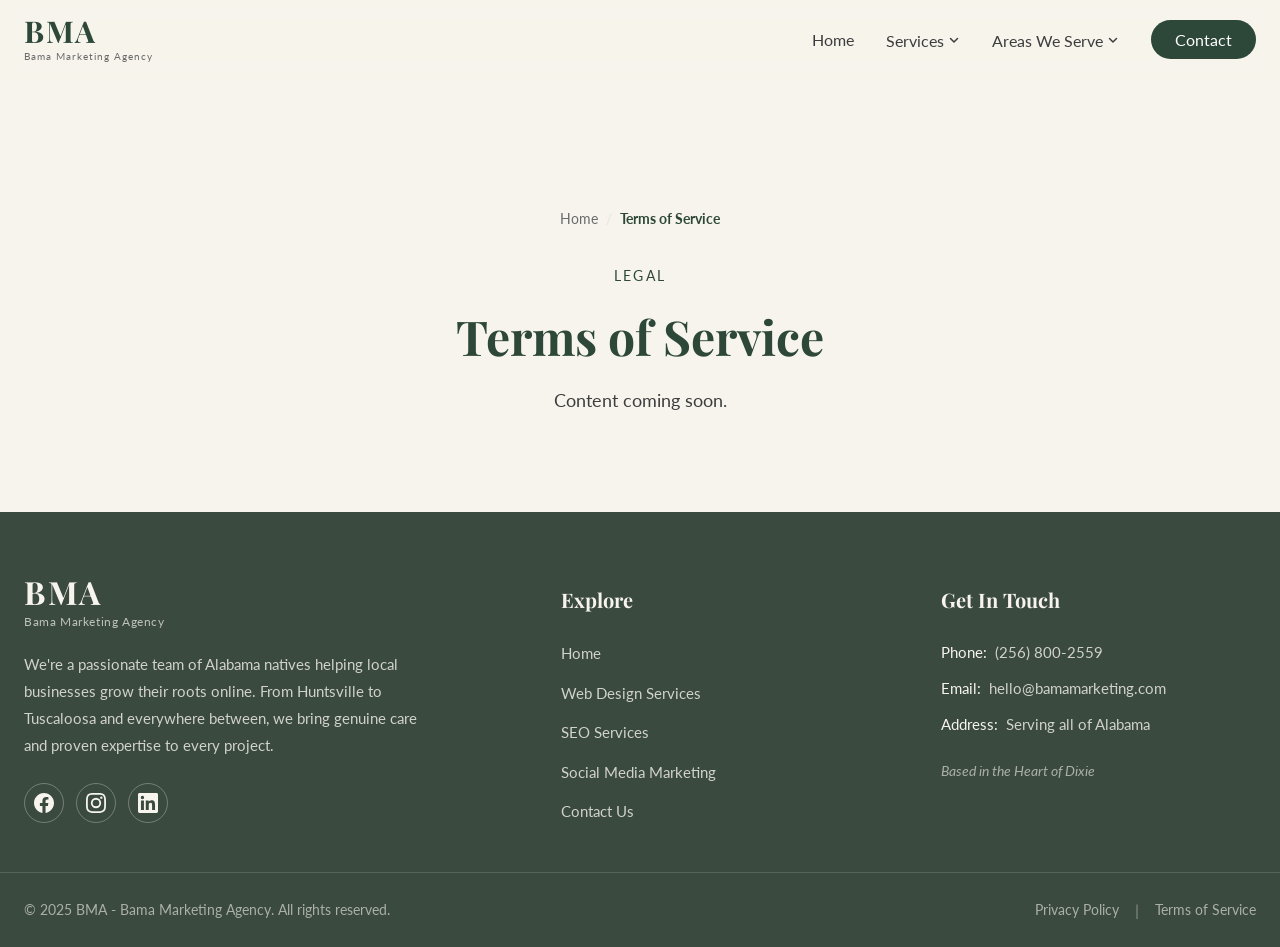
<file: terms.html>
<!DOCTYPE html>
<html lang="en">
<head>
  <meta charset="UTF-8">
  <meta name="viewport" content="width=device-width, initial-scale=1.0">
  <title>Terms of Service | BMA - Bama Marketing Agency</title>
  <meta name="description" content="Review the terms and conditions for using BMA - Bama Marketing Agency services and website. Read our full terms of service.">
  <link rel="preconnect" href="https://fonts.googleapis.com">
  <link rel="preconnect" href="https://fonts.gstatic.com" crossorigin>
  <link href="https://fonts.googleapis.com/css2?family=Lato:wght@400;700&family=Playfair+Display:wght@700&display=swap" rel="stylesheet">
  <link rel="stylesheet" href="styles.css">
</head>
<body>
  <nav class="main-nav">
    <div class="container">
      <!-- Logo -->
      <a href="index.html" class="logo">
        <span class="logo-text">BMA</span>
        <span class="logo-subtext">Bama Marketing Agency</span>
      </a>

      <!-- Desktop Navigation -->
      <ul class="nav-links">
        <li><a href="index.html" class="nav-link">Home</a></li>

        <!-- Services Dropdown -->
        <li class="dropdown">
          <button class="nav-link dropdown-trigger">
            Services
            <svg class="dropdown-chevron" width="12" height="12" viewBox="0 0 12 12" fill="none" xmlns="http://www.w3.org/2000/svg">
              <path d="M2.5 4.5L6 8L9.5 4.5" stroke="currentColor" stroke-width="1.5" stroke-linecap="round" stroke-linejoin="round"/>
            </svg>
          </button>
          <div class="dropdown-panel">
            <a href="web-design.html" class="dropdown-link">Web Design</a>
            <a href="seo.html" class="dropdown-link">SEO</a>
            <a href="social-media.html" class="dropdown-link">Social Media</a>
          </div>
        </li>

        <!-- Areas Dropdown -->
        <li class="dropdown">
          <button class="nav-link dropdown-trigger">
            Areas We Serve
            <svg class="dropdown-chevron" width="12" height="12" viewBox="0 0 12 12" fill="none" xmlns="http://www.w3.org/2000/svg">
              <path d="M2.5 4.5L6 8L9.5 4.5" stroke="currentColor" stroke-width="1.5" stroke-linecap="round" stroke-linejoin="round"/>
            </svg>
          </button>
          <div class="dropdown-panel">
            <a href="huntsville.html" class="dropdown-link">Huntsville</a>
            <a href="birmingham.html" class="dropdown-link">Birmingham</a>
            <a href="tuscaloosa.html" class="dropdown-link">Tuscaloosa</a>
          </div>
        </li>


        <li><a href="contact.html" class="contact-btn">Contact</a></li>
      </ul>

      <!-- Mobile Menu Toggle -->
      <button class="mobile-menu-toggle" aria-label="Toggle mobile menu" aria-expanded="false">
        <span class="hamburger-icon">
          <span class="hamburger-line"></span>
          <span class="hamburger-line"></span>
          <span class="hamburger-line"></span>
        </span>
      </button>
    </div>
  </nav>

  <!-- Mobile Menu Overlay -->
  <div class="mobile-menu">
    <a href="index.html" class="mobile-nav-link">Home</a>

    <!-- Mobile Services Accordion -->
    <div class="mobile-accordion">
      <button class="mobile-accordion-header">
        Services
        <svg class="accordion-chevron" width="16" height="16" viewBox="0 0 12 12" fill="none" xmlns="http://www.w3.org/2000/svg">
          <path d="M2.5 4.5L6 8L9.5 4.5" stroke="currentColor" stroke-width="1.5" stroke-linecap="round" stroke-linejoin="round"/>
        </svg>
      </button>
      <div class="mobile-accordion-content">
        <a href="web-design.html" class="mobile-accordion-link">Web Design</a>
        <a href="seo.html" class="mobile-accordion-link">SEO</a>
        <a href="social-media.html" class="mobile-accordion-link">Social Media</a>
      </div>
    </div>

    <!-- Mobile Areas Accordion -->
    <div class="mobile-accordion">
      <button class="mobile-accordion-header">
        Areas We Serve
        <svg class="accordion-chevron" width="16" height="16" viewBox="0 0 12 12" fill="none" xmlns="http://www.w3.org/2000/svg">
          <path d="M2.5 4.5L6 8L9.5 4.5" stroke="currentColor" stroke-width="1.5" stroke-linecap="round" stroke-linejoin="round"/>
        </svg>
      </button>
      <div class="mobile-accordion-content">
        <a href="huntsville.html" class="mobile-accordion-link">Huntsville</a>
        <a href="birmingham.html" class="mobile-accordion-link">Birmingham</a>
        <a href="tuscaloosa.html" class="mobile-accordion-link">Tuscaloosa</a>
      </div>
    </div>


    <a href="contact.html" class="mobile-contact-btn">Contact</a>
  </div>

  <!-- Main Content -->
  <main class="main-content">
    <!-- Page Hero Section -->
    <section class="page-hero">
      <div class="page-hero-container">
        <!-- Breadcrumb -->
        <nav class="breadcrumb" aria-label="Breadcrumb">
          <a href="index.html">Home</a>
          <span class="breadcrumb-separator">/</span>
          <span class="breadcrumb-current">Terms of Service</span>
        </nav>

        <span class="section-label">Legal</span>
        <h1 class="page-hero-title">Terms of Service</h1>
        <p class="page-hero-subtitle">Content coming soon.</p>
      </div>
    </section>
  </main>

  <!-- Footer -->
  <footer class="site-footer">
    <div class="footer-container">
      <div class="footer-content">
        <!-- Brand Column -->
        <div class="footer-brand">
          <a href="index.html" class="footer-logo">
            <span class="footer-logo-text">BMA</span>
            <span class="footer-logo-subtext">Bama Marketing Agency</span>
          </a>
          <p class="footer-description">We're a passionate team of Alabama natives helping local businesses grow their roots online. From Huntsville to Tuscaloosa and everywhere between, we bring genuine care and proven expertise to every project.</p>
          <div class="footer-social">
            <a href="https://facebook.com" class="social-link" aria-label="Facebook">
              <svg width="20" height="20" viewBox="0 0 24 24" fill="currentColor" xmlns="http://www.w3.org/2000/svg">
                <path d="M24 12.073c0-6.627-5.373-12-12-12s-12 5.373-12 12c0 5.99 4.388 10.954 10.125 11.854v-8.385H7.078v-3.47h3.047V9.43c0-3.007 1.792-4.669 4.533-4.669 1.312 0 2.686.235 2.686.235v2.953H15.83c-1.491 0-1.956.925-1.956 1.874v2.25h3.328l-.532 3.47h-2.796v8.385C19.612 23.027 24 18.062 24 12.073z"/>
              </svg>
            </a>
            <a href="https://instagram.com" class="social-link" aria-label="Instagram">
              <svg width="20" height="20" viewBox="0 0 24 24" fill="currentColor" xmlns="http://www.w3.org/2000/svg">
                <path d="M12 2.163c3.204 0 3.584.012 4.85.07 3.252.148 4.771 1.691 4.919 4.919.058 1.265.069 1.645.069 4.849 0 3.205-.012 3.584-.069 4.849-.149 3.225-1.664 4.771-4.919 4.919-1.266.058-1.644.07-4.85.07-3.204 0-3.584-.012-4.849-.07-3.26-.149-4.771-1.699-4.919-4.92-.058-1.265-.07-1.644-.07-4.849 0-3.204.013-3.583.07-4.849.149-3.227 1.664-4.771 4.919-4.919 1.266-.057 1.645-.069 4.849-.069zM12 0C8.741 0 8.333.014 7.053.072 2.695.272.273 2.69.073 7.052.014 8.333 0 8.741 0 12c0 3.259.014 3.668.072 4.948.2 4.358 2.618 6.78 6.98 6.98C8.333 23.986 8.741 24 12 24c3.259 0 3.668-.014 4.948-.072 4.354-.2 6.782-2.618 6.979-6.98.059-1.28.073-1.689.073-4.948 0-3.259-.014-3.667-.072-4.947-.196-4.354-2.617-6.78-6.979-6.98C15.668.014 15.259 0 12 0zm0 5.838a6.162 6.162 0 100 12.324 6.162 6.162 0 000-12.324zM12 16a4 4 0 110-8 4 4 0 010 8zm6.406-11.845a1.44 1.44 0 100 2.881 1.44 1.44 0 000-2.881z"/>
              </svg>
            </a>
            <a href="https://linkedin.com" class="social-link" aria-label="LinkedIn">
              <svg width="20" height="20" viewBox="0 0 24 24" fill="currentColor" xmlns="http://www.w3.org/2000/svg">
                <path d="M20.447 20.452h-3.554v-5.569c0-1.328-.027-3.037-1.852-3.037-1.853 0-2.136 1.445-2.136 2.939v5.667H9.351V9h3.414v1.561h.046c.477-.9 1.637-1.85 3.37-1.85 3.601 0 4.267 2.37 4.267 5.455v6.286zM5.337 7.433a2.062 2.062 0 01-2.063-2.065 2.064 2.064 0 112.063 2.065zm1.782 13.019H3.555V9h3.564v11.452zM22.225 0H1.771C.792 0 0 .774 0 1.729v20.542C0 23.227.792 24 1.771 24h20.451C23.2 24 24 23.227 24 22.271V1.729C24 .774 23.2 0 22.222 0h.003z"/>
              </svg>
            </a>
          </div>
        </div>

        <!-- Explore Column -->
        <div class="footer-nav">
          <h4 class="footer-heading">Explore</h4>
          <ul class="footer-links">
            <li><a href="index.html">Home</a></li>
            <li><a href="web-design.html">Web Design Services</a></li>
            <li><a href="seo.html">SEO Services</a></li>
            <li><a href="social-media.html">Social Media Marketing</a></li>
            <li><a href="contact.html">Contact Us</a></li>
          </ul>
        </div>

        <!-- Contact Column -->
        <div class="footer-contact">
          <h4 class="footer-heading">Get In Touch</h4>
          <ul class="footer-contact-list">
            <li>
              <span class="contact-label">Phone:</span>
              <a href="tel:2568002559">(256) 800-2559</a>
            </li>
            <li>
              <span class="contact-label">Email:</span>
              <a href="mailto:hello@bamamarketing.com">hello@bamamarketing.com</a>
            </li>
            <li>
              <span class="contact-label">Address:</span>
              <span>Serving all of Alabama</span>
            </li>
          </ul>
          <p class="footer-tagline">Based in the Heart of Dixie</p>
        </div>
      </div>
    </div>

    <!-- Footer Bottom -->
    <div class="footer-bottom">
      <div class="footer-bottom-container">
        <p class="footer-copyright">&copy; 2025 BMA - Bama Marketing Agency. All rights reserved.</p>
        <div class="footer-legal">
          <a href="privacy.html">Privacy Policy</a>
          <span class="footer-divider">|</span>
          <a href="terms.html">Terms of Service</a>
        </div>
      </div>
    </div>
  </footer>

  <script src="script.js"></script>
</body>
</html>
</file>
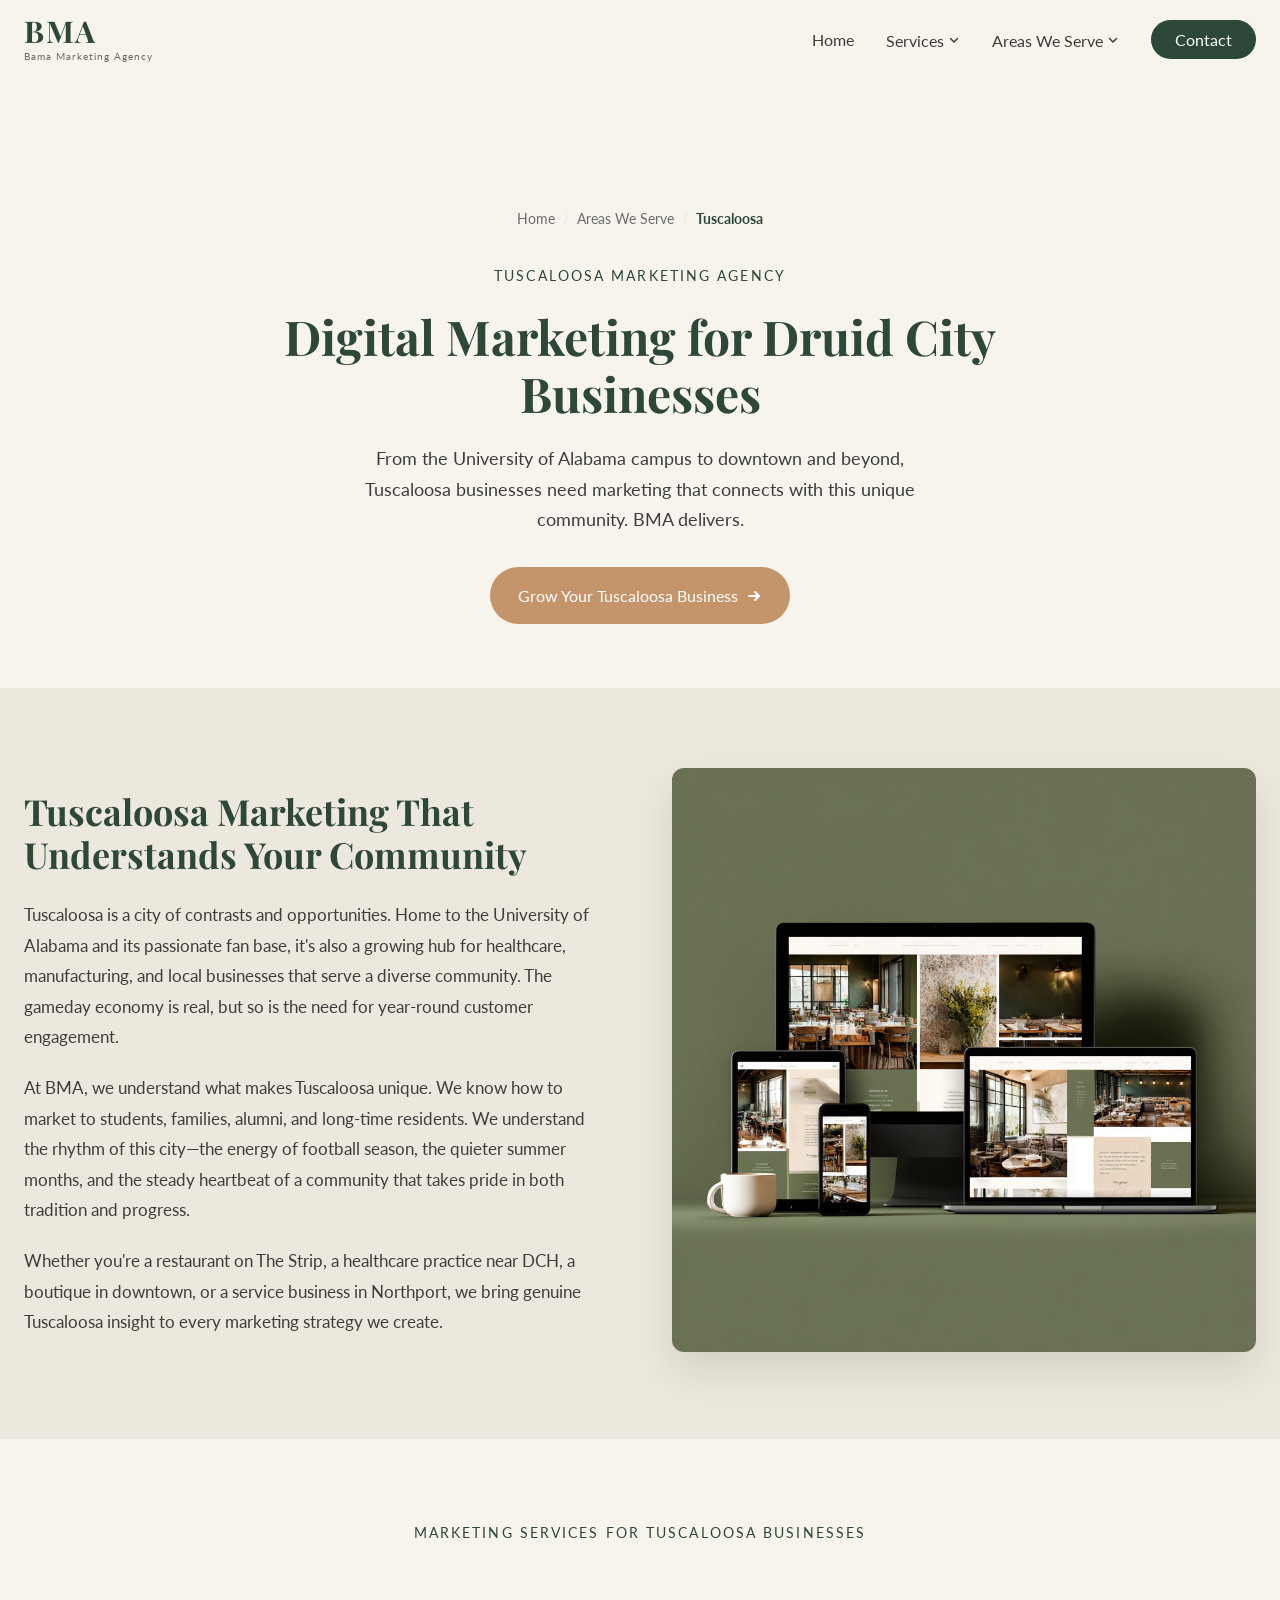
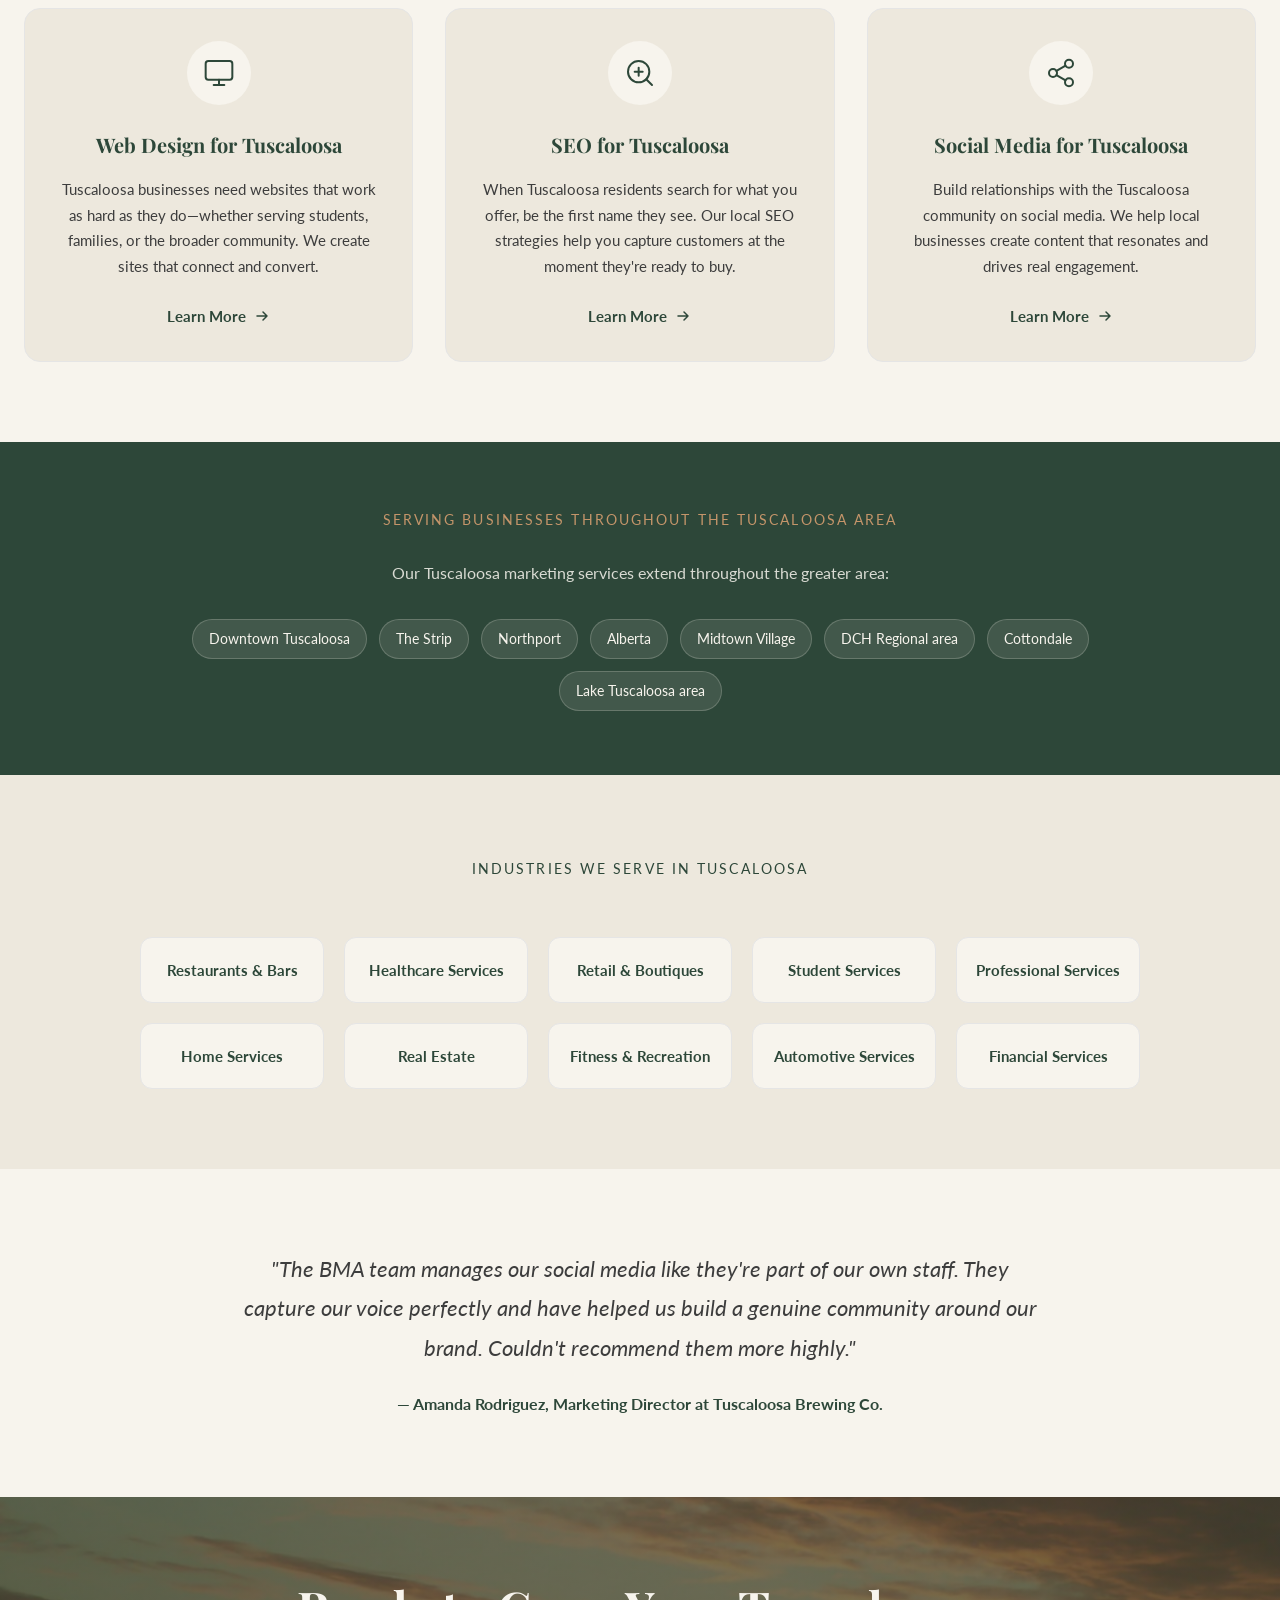
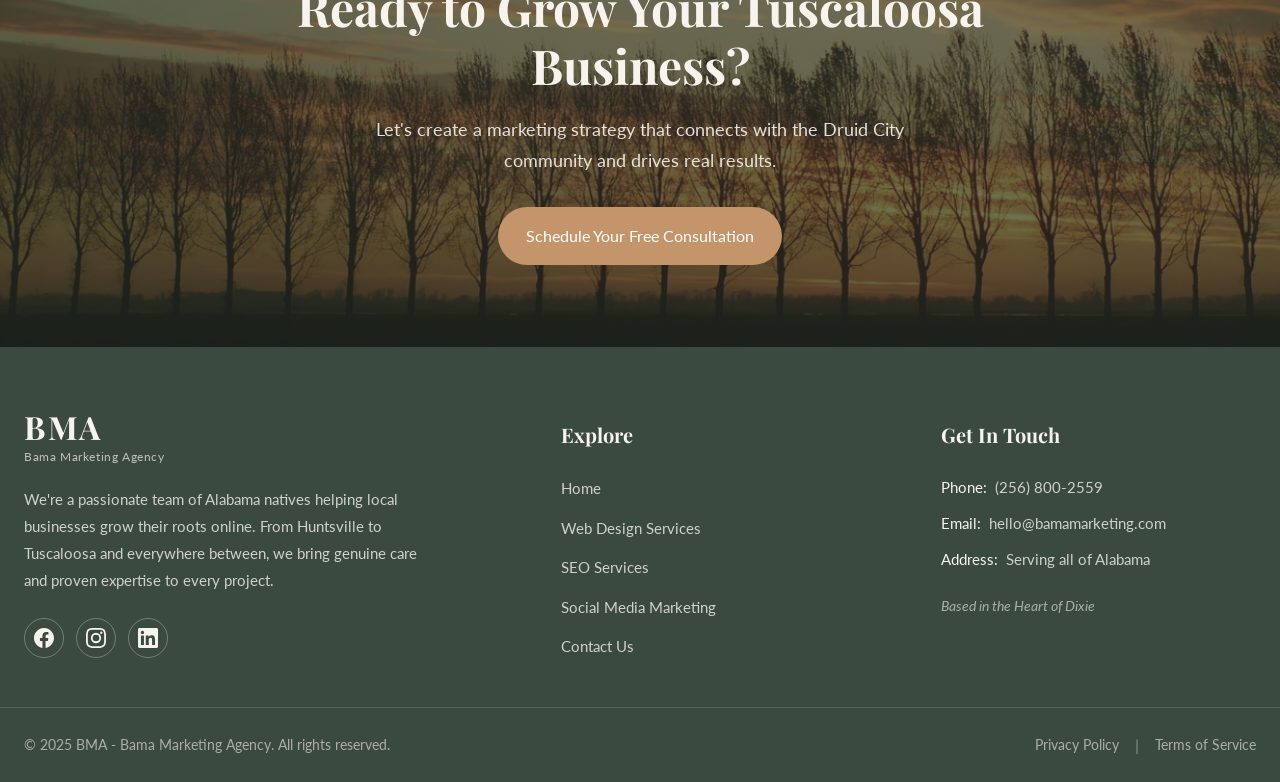
<file: tuscaloosa.html>
<!DOCTYPE html>
<html lang="en">
<head>
  <meta charset="UTF-8">
  <meta name="viewport" content="width=device-width, initial-scale=1.0">
  <title>Tuscaloosa Digital Marketing Agency | SEO, Web Design & Social | BMA</title>
  <meta name="description" content="BMA helps Tuscaloosa businesses grow with local SEO, web design, and social media marketing. Serving Tuscaloosa, Northport & the greater Druid City area.">
  <link rel="preconnect" href="https://fonts.googleapis.com">
  <link rel="preconnect" href="https://fonts.gstatic.com" crossorigin>
  <link href="https://fonts.googleapis.com/css2?family=Lato:wght@400;700&family=Playfair+Display:wght@700&display=swap" rel="stylesheet">
  <link rel="stylesheet" href="styles.css">
</head>
<body>
  <nav class="main-nav">
    <div class="container">
      <!-- Logo -->
      <a href="index.html" class="logo">
        <span class="logo-text">BMA</span>
        <span class="logo-subtext">Bama Marketing Agency</span>
      </a>

      <!-- Desktop Navigation -->
      <ul class="nav-links">
        <li><a href="index.html" class="nav-link">Home</a></li>

        <!-- Services Dropdown -->
        <li class="dropdown">
          <button class="nav-link dropdown-trigger">
            Services
            <svg class="dropdown-chevron" width="12" height="12" viewBox="0 0 12 12" fill="none" xmlns="http://www.w3.org/2000/svg">
              <path d="M2.5 4.5L6 8L9.5 4.5" stroke="currentColor" stroke-width="1.5" stroke-linecap="round" stroke-linejoin="round"/>
            </svg>
          </button>
          <div class="dropdown-panel">
            <a href="web-design.html" class="dropdown-link">Web Design</a>
            <a href="seo.html" class="dropdown-link">SEO</a>
            <a href="social-media.html" class="dropdown-link">Social Media</a>
          </div>
        </li>

        <!-- Areas Dropdown -->
        <li class="dropdown">
          <button class="nav-link dropdown-trigger">
            Areas We Serve
            <svg class="dropdown-chevron" width="12" height="12" viewBox="0 0 12 12" fill="none" xmlns="http://www.w3.org/2000/svg">
              <path d="M2.5 4.5L6 8L9.5 4.5" stroke="currentColor" stroke-width="1.5" stroke-linecap="round" stroke-linejoin="round"/>
            </svg>
          </button>
          <div class="dropdown-panel">
            <a href="huntsville.html" class="dropdown-link">Huntsville</a>
            <a href="birmingham.html" class="dropdown-link">Birmingham</a>
            <a href="tuscaloosa.html" class="dropdown-link">Tuscaloosa</a>
          </div>
        </li>


        <li><a href="contact.html" class="contact-btn">Contact</a></li>
      </ul>

      <!-- Mobile Menu Toggle -->
      <button class="mobile-menu-toggle" aria-label="Toggle mobile menu" aria-expanded="false">
        <span class="hamburger-icon">
          <span class="hamburger-line"></span>
          <span class="hamburger-line"></span>
          <span class="hamburger-line"></span>
        </span>
      </button>
    </div>
  </nav>

  <!-- Mobile Menu Overlay -->
  <div class="mobile-menu">
    <a href="index.html" class="mobile-nav-link">Home</a>

    <!-- Mobile Services Accordion -->
    <div class="mobile-accordion">
      <button class="mobile-accordion-header">
        Services
        <svg class="accordion-chevron" width="16" height="16" viewBox="0 0 12 12" fill="none" xmlns="http://www.w3.org/2000/svg">
          <path d="M2.5 4.5L6 8L9.5 4.5" stroke="currentColor" stroke-width="1.5" stroke-linecap="round" stroke-linejoin="round"/>
        </svg>
      </button>
      <div class="mobile-accordion-content">
        <a href="web-design.html" class="mobile-accordion-link">Web Design</a>
        <a href="seo.html" class="mobile-accordion-link">SEO</a>
        <a href="social-media.html" class="mobile-accordion-link">Social Media</a>
      </div>
    </div>

    <!-- Mobile Areas Accordion -->
    <div class="mobile-accordion">
      <button class="mobile-accordion-header">
        Areas We Serve
        <svg class="accordion-chevron" width="16" height="16" viewBox="0 0 12 12" fill="none" xmlns="http://www.w3.org/2000/svg">
          <path d="M2.5 4.5L6 8L9.5 4.5" stroke="currentColor" stroke-width="1.5" stroke-linecap="round" stroke-linejoin="round"/>
        </svg>
      </button>
      <div class="mobile-accordion-content">
        <a href="huntsville.html" class="mobile-accordion-link">Huntsville</a>
        <a href="birmingham.html" class="mobile-accordion-link">Birmingham</a>
        <a href="tuscaloosa.html" class="mobile-accordion-link">Tuscaloosa</a>
      </div>
    </div>


    <a href="contact.html" class="mobile-contact-btn">Contact</a>
  </div>

  <!-- Main Content -->
  <main class="main-content">
    <!-- Page Hero Section -->
    <section class="page-hero">
      <div class="page-hero-container">
        <!-- Breadcrumb -->
        <nav class="breadcrumb" aria-label="Breadcrumb">
          <a href="index.html">Home</a>
          <span class="breadcrumb-separator">/</span>
          <a href="index.html">Areas We Serve</a>
          <span class="breadcrumb-separator">/</span>
          <span class="breadcrumb-current">Tuscaloosa</span>
        </nav>

        <span class="section-label">Tuscaloosa Marketing Agency</span>
        <h1 class="page-hero-title">Digital Marketing for Druid City Businesses</h1>
        <p class="page-hero-subtitle">From the University of Alabama campus to downtown and beyond, Tuscaloosa businesses need marketing that connects with this unique community. BMA delivers.</p>
        <a href="contact.html" class="btn btn-primary">
          Grow Your Tuscaloosa Business
          <svg width="16" height="16" viewBox="0 0 16 16" fill="none" xmlns="http://www.w3.org/2000/svg">
            <path d="M3 8H13M13 8L9 4M13 8L9 12" stroke="currentColor" stroke-width="2" stroke-linecap="round" stroke-linejoin="round"/>
          </svg>
        </a>
      </div>
    </section>

    <!-- Area Intro Section -->
    <section class="service-intro-section">
      <div class="service-intro-container">
        <div class="service-intro-content">
          <h2 class="service-intro-title">Tuscaloosa Marketing That Understands Your Community</h2>
          <div class="service-intro-text">
            <p>Tuscaloosa is a city of contrasts and opportunities. Home to the University of Alabama and its passionate fan base, it's also a growing hub for healthcare, manufacturing, and local businesses that serve a diverse community. The gameday economy is real, but so is the need for year-round customer engagement.</p>
            <p>At BMA, we understand what makes Tuscaloosa unique. We know how to market to students, families, alumni, and long-time residents. We understand the rhythm of this city—the energy of football season, the quieter summer months, and the steady heartbeat of a community that takes pride in both tradition and progress.</p>
            <p>Whether you're a restaurant on The Strip, a healthcare practice near DCH, a boutique in downtown, or a service business in Northport, we bring genuine Tuscaloosa insight to every marketing strategy we create.</p>
          </div>
        </div>
        <div class="service-intro-image">
          <img src="images/showcase.png" alt="Tuscaloosa Alabama cityscape and University of Alabama campus">
        </div>
      </div>
    </section>

    <!-- Services for Tuscaloosa Section -->
    <section class="area-services-section">
      <div class="area-services-container">
        <div class="area-services-header">
          <span class="section-label">Marketing Services for Tuscaloosa Businesses</span>
        </div>

        <div class="area-services-grid">
          <!-- Web Design -->
          <div class="area-service-card">
            <div class="area-service-icon">
              <svg width="32" height="32" viewBox="0 0 24 24" fill="none" xmlns="http://www.w3.org/2000/svg">
                <rect x="2" y="3" width="20" height="14" rx="2" stroke="currentColor" stroke-width="1.5"/>
                <path d="M8 21H16" stroke="currentColor" stroke-width="1.5" stroke-linecap="round"/>
                <path d="M12 17V21" stroke="currentColor" stroke-width="1.5" stroke-linecap="round"/>
              </svg>
            </div>
            <h3 class="area-service-title">Web Design for Tuscaloosa</h3>
            <p class="area-service-description">Tuscaloosa businesses need websites that work as hard as they do—whether serving students, families, or the broader community. We create sites that connect and convert.</p>
            <a href="web-design.html" class="area-service-link">
              Learn More
              <svg width="16" height="16" viewBox="0 0 16 16" fill="none" xmlns="http://www.w3.org/2000/svg">
                <path d="M3 8H13M13 8L9 4M13 8L9 12" stroke="currentColor" stroke-width="1.5" stroke-linecap="round" stroke-linejoin="round"/>
              </svg>
            </a>
          </div>

          <!-- SEO -->
          <div class="area-service-card">
            <div class="area-service-icon">
              <svg width="32" height="32" viewBox="0 0 24 24" fill="none" xmlns="http://www.w3.org/2000/svg">
                <circle cx="11" cy="11" r="8" stroke="currentColor" stroke-width="1.5"/>
                <path d="M21 21L16.65 16.65" stroke="currentColor" stroke-width="1.5" stroke-linecap="round"/>
                <path d="M11 8V14" stroke="currentColor" stroke-width="1.5" stroke-linecap="round"/>
                <path d="M8 11H14" stroke="currentColor" stroke-width="1.5" stroke-linecap="round"/>
              </svg>
            </div>
            <h3 class="area-service-title">SEO for Tuscaloosa</h3>
            <p class="area-service-description">When Tuscaloosa residents search for what you offer, be the first name they see. Our local SEO strategies help you capture customers at the moment they're ready to buy.</p>
            <a href="seo.html" class="area-service-link">
              Learn More
              <svg width="16" height="16" viewBox="0 0 16 16" fill="none" xmlns="http://www.w3.org/2000/svg">
                <path d="M3 8H13M13 8L9 4M13 8L9 12" stroke="currentColor" stroke-width="1.5" stroke-linecap="round" stroke-linejoin="round"/>
              </svg>
            </a>
          </div>

          <!-- Social Media -->
          <div class="area-service-card">
            <div class="area-service-icon">
              <svg width="32" height="32" viewBox="0 0 24 24" fill="none" xmlns="http://www.w3.org/2000/svg">
                <path d="M18 8C19.6569 8 21 6.65685 21 5C21 3.34315 19.6569 2 18 2C16.3431 2 15 3.34315 15 5C15 6.65685 16.3431 8 18 8Z" stroke="currentColor" stroke-width="1.5"/>
                <path d="M6 15C7.65685 15 9 13.6569 9 12C9 10.3431 7.65685 9 6 9C4.34315 9 3 10.3431 3 12C3 13.6569 4.34315 15 6 15Z" stroke="currentColor" stroke-width="1.5"/>
                <path d="M18 22C19.6569 22 21 20.6569 21 19C21 17.3431 19.6569 16 18 16C16.3431 16 15 17.3431 15 19C15 20.6569 16.3431 22 18 22Z" stroke="currentColor" stroke-width="1.5"/>
                <path d="M8.59 13.51L15.42 17.49" stroke="currentColor" stroke-width="1.5" stroke-linecap="round"/>
                <path d="M15.41 6.51L8.59 10.49" stroke="currentColor" stroke-width="1.5" stroke-linecap="round"/>
              </svg>
            </div>
            <h3 class="area-service-title">Social Media for Tuscaloosa</h3>
            <p class="area-service-description">Build relationships with the Tuscaloosa community on social media. We help local businesses create content that resonates and drives real engagement.</p>
            <a href="social-media.html" class="area-service-link">
              Learn More
              <svg width="16" height="16" viewBox="0 0 16 16" fill="none" xmlns="http://www.w3.org/2000/svg">
                <path d="M3 8H13M13 8L9 4M13 8L9 12" stroke="currentColor" stroke-width="1.5" stroke-linecap="round" stroke-linejoin="round"/>
              </svg>
            </a>
          </div>
        </div>
      </div>
    </section>

    <!-- Areas Served Section -->
    <section class="locations-section">
      <div class="locations-container">
        <div class="locations-header">
          <span class="section-label section-label-light">Serving Businesses Throughout the Tuscaloosa Area</span>
          <p class="locations-subtitle">Our Tuscaloosa marketing services extend throughout the greater area:</p>
        </div>

        <div class="locations-tags">
          <span class="location-tag">Downtown Tuscaloosa</span>
          <span class="location-tag">The Strip</span>
          <span class="location-tag">Northport</span>
          <span class="location-tag">Alberta</span>
          <span class="location-tag">Midtown Village</span>
          <span class="location-tag">DCH Regional area</span>
          <span class="location-tag">Cottondale</span>
          <span class="location-tag">Lake Tuscaloosa area</span>
        </div>
      </div>
    </section>

    <!-- Industries Section -->
    <section class="industries-section">
      <div class="industries-container">
        <div class="industries-header">
          <span class="section-label">Industries We Serve in Tuscaloosa</span>
        </div>

        <div class="industries-grid">
          <div class="industry-item">Restaurants &amp; Bars</div>
          <div class="industry-item">Healthcare Services</div>
          <div class="industry-item">Retail &amp; Boutiques</div>
          <div class="industry-item">Student Services</div>
          <div class="industry-item">Professional Services</div>
          <div class="industry-item">Home Services</div>
          <div class="industry-item">Real Estate</div>
          <div class="industry-item">Fitness &amp; Recreation</div>
          <div class="industry-item">Automotive Services</div>
          <div class="industry-item">Financial Services</div>
        </div>
      </div>
    </section>

    <!-- Testimonial Section -->
    <section class="testimonial-section">
      <div class="testimonial-container">
        <blockquote class="testimonial-quote">
          <p>The BMA team manages our social media like they're part of our own staff. They capture our voice perfectly and have helped us build a genuine community around our brand. Couldn't recommend them more highly.</p>
          <footer class="testimonial-author">
            <cite>— Amanda Rodriguez, Marketing Director at Tuscaloosa Brewing Co.</cite>
          </footer>
        </blockquote>
      </div>
    </section>

    <!-- Final CTA Section -->
    <section class="consultation-section" id="consultation">
      <div class="consultation-background">
        <img src="images/treeline.jpg" alt="Alabama treeline at sunset" class="consultation-bg-image">
        <div class="consultation-overlay"></div>
      </div>
      <div class="consultation-content">
        <h2 class="consultation-title">Ready to Grow Your Tuscaloosa Business?</h2>
        <p class="consultation-subtitle">Let's create a marketing strategy that connects with the Druid City community and drives real results.</p>
        <div class="consultation-buttons">
          <a href="contact.html" class="btn btn-primary">Schedule Your Free Consultation</a>
        </div>
      </div>
    </section>
  </main>

  <!-- Footer -->
  <footer class="site-footer">
    <div class="footer-container">
      <div class="footer-content">
        <!-- Brand Column -->
        <div class="footer-brand">
          <a href="index.html" class="footer-logo">
            <span class="footer-logo-text">BMA</span>
            <span class="footer-logo-subtext">Bama Marketing Agency</span>
          </a>
          <p class="footer-description">We're a passionate team of Alabama natives helping local businesses grow their roots online. From Huntsville to Tuscaloosa and everywhere between, we bring genuine care and proven expertise to every project.</p>
          <div class="footer-social">
            <a href="https://facebook.com" class="social-link" aria-label="Facebook">
              <svg width="20" height="20" viewBox="0 0 24 24" fill="currentColor" xmlns="http://www.w3.org/2000/svg">
                <path d="M24 12.073c0-6.627-5.373-12-12-12s-12 5.373-12 12c0 5.99 4.388 10.954 10.125 11.854v-8.385H7.078v-3.47h3.047V9.43c0-3.007 1.792-4.669 4.533-4.669 1.312 0 2.686.235 2.686.235v2.953H15.83c-1.491 0-1.956.925-1.956 1.874v2.25h3.328l-.532 3.47h-2.796v8.385C19.612 23.027 24 18.062 24 12.073z"/>
              </svg>
            </a>
            <a href="https://instagram.com" class="social-link" aria-label="Instagram">
              <svg width="20" height="20" viewBox="0 0 24 24" fill="currentColor" xmlns="http://www.w3.org/2000/svg">
                <path d="M12 2.163c3.204 0 3.584.012 4.85.07 3.252.148 4.771 1.691 4.919 4.919.058 1.265.069 1.645.069 4.849 0 3.205-.012 3.584-.069 4.849-.149 3.225-1.664 4.771-4.919 4.919-1.266.058-1.644.07-4.85.07-3.204 0-3.584-.012-4.849-.07-3.26-.149-4.771-1.699-4.919-4.92-.058-1.265-.07-1.644-.07-4.849 0-3.204.013-3.583.07-4.849.149-3.227 1.664-4.771 4.919-4.919 1.266-.057 1.645-.069 4.849-.069zM12 0C8.741 0 8.333.014 7.053.072 2.695.272.273 2.69.073 7.052.014 8.333 0 8.741 0 12c0 3.259.014 3.668.072 4.948.2 4.358 2.618 6.78 6.98 6.98C8.333 23.986 8.741 24 12 24c3.259 0 3.668-.014 4.948-.072 4.354-.2 6.782-2.618 6.979-6.98.059-1.28.073-1.689.073-4.948 0-3.259-.014-3.667-.072-4.947-.196-4.354-2.617-6.78-6.979-6.98C15.668.014 15.259 0 12 0zm0 5.838a6.162 6.162 0 100 12.324 6.162 6.162 0 000-12.324zM12 16a4 4 0 110-8 4 4 0 010 8zm6.406-11.845a1.44 1.44 0 100 2.881 1.44 1.44 0 000-2.881z"/>
              </svg>
            </a>
            <a href="https://linkedin.com" class="social-link" aria-label="LinkedIn">
              <svg width="20" height="20" viewBox="0 0 24 24" fill="currentColor" xmlns="http://www.w3.org/2000/svg">
                <path d="M20.447 20.452h-3.554v-5.569c0-1.328-.027-3.037-1.852-3.037-1.853 0-2.136 1.445-2.136 2.939v5.667H9.351V9h3.414v1.561h.046c.477-.9 1.637-1.85 3.37-1.85 3.601 0 4.267 2.37 4.267 5.455v6.286zM5.337 7.433a2.062 2.062 0 01-2.063-2.065 2.064 2.064 0 112.063 2.065zm1.782 13.019H3.555V9h3.564v11.452zM22.225 0H1.771C.792 0 0 .774 0 1.729v20.542C0 23.227.792 24 1.771 24h20.451C23.2 24 24 23.227 24 22.271V1.729C24 .774 23.2 0 22.222 0h.003z"/>
              </svg>
            </a>
          </div>
        </div>

        <!-- Explore Column -->
        <div class="footer-nav">
          <h4 class="footer-heading">Explore</h4>
          <ul class="footer-links">
            <li><a href="index.html">Home</a></li>
            <li><a href="web-design.html">Web Design Services</a></li>
            <li><a href="seo.html">SEO Services</a></li>
            <li><a href="social-media.html">Social Media Marketing</a></li>
            <li><a href="contact.html">Contact Us</a></li>
          </ul>
        </div>

        <!-- Contact Column -->
        <div class="footer-contact">
          <h4 class="footer-heading">Get In Touch</h4>
          <ul class="footer-contact-list">
            <li>
              <span class="contact-label">Phone:</span>
              <a href="tel:2568002559">(256) 800-2559</a>
            </li>
            <li>
              <span class="contact-label">Email:</span>
              <a href="mailto:hello@bamamarketing.com">hello@bamamarketing.com</a>
            </li>
            <li>
              <span class="contact-label">Address:</span>
              <span>Serving all of Alabama</span>
            </li>
          </ul>
          <p class="footer-tagline">Based in the Heart of Dixie</p>
        </div>
      </div>
    </div>

    <!-- Footer Bottom -->
    <div class="footer-bottom">
      <div class="footer-bottom-container">
        <p class="footer-copyright">&copy; 2025 BMA - Bama Marketing Agency. All rights reserved.</p>
        <div class="footer-legal">
          <a href="privacy.html">Privacy Policy</a>
          <span class="footer-divider">|</span>
          <a href="terms.html">Terms of Service</a>
        </div>
      </div>
    </div>
  </footer>

  <script src="script.js"></script>
</body>
</html>
</file>
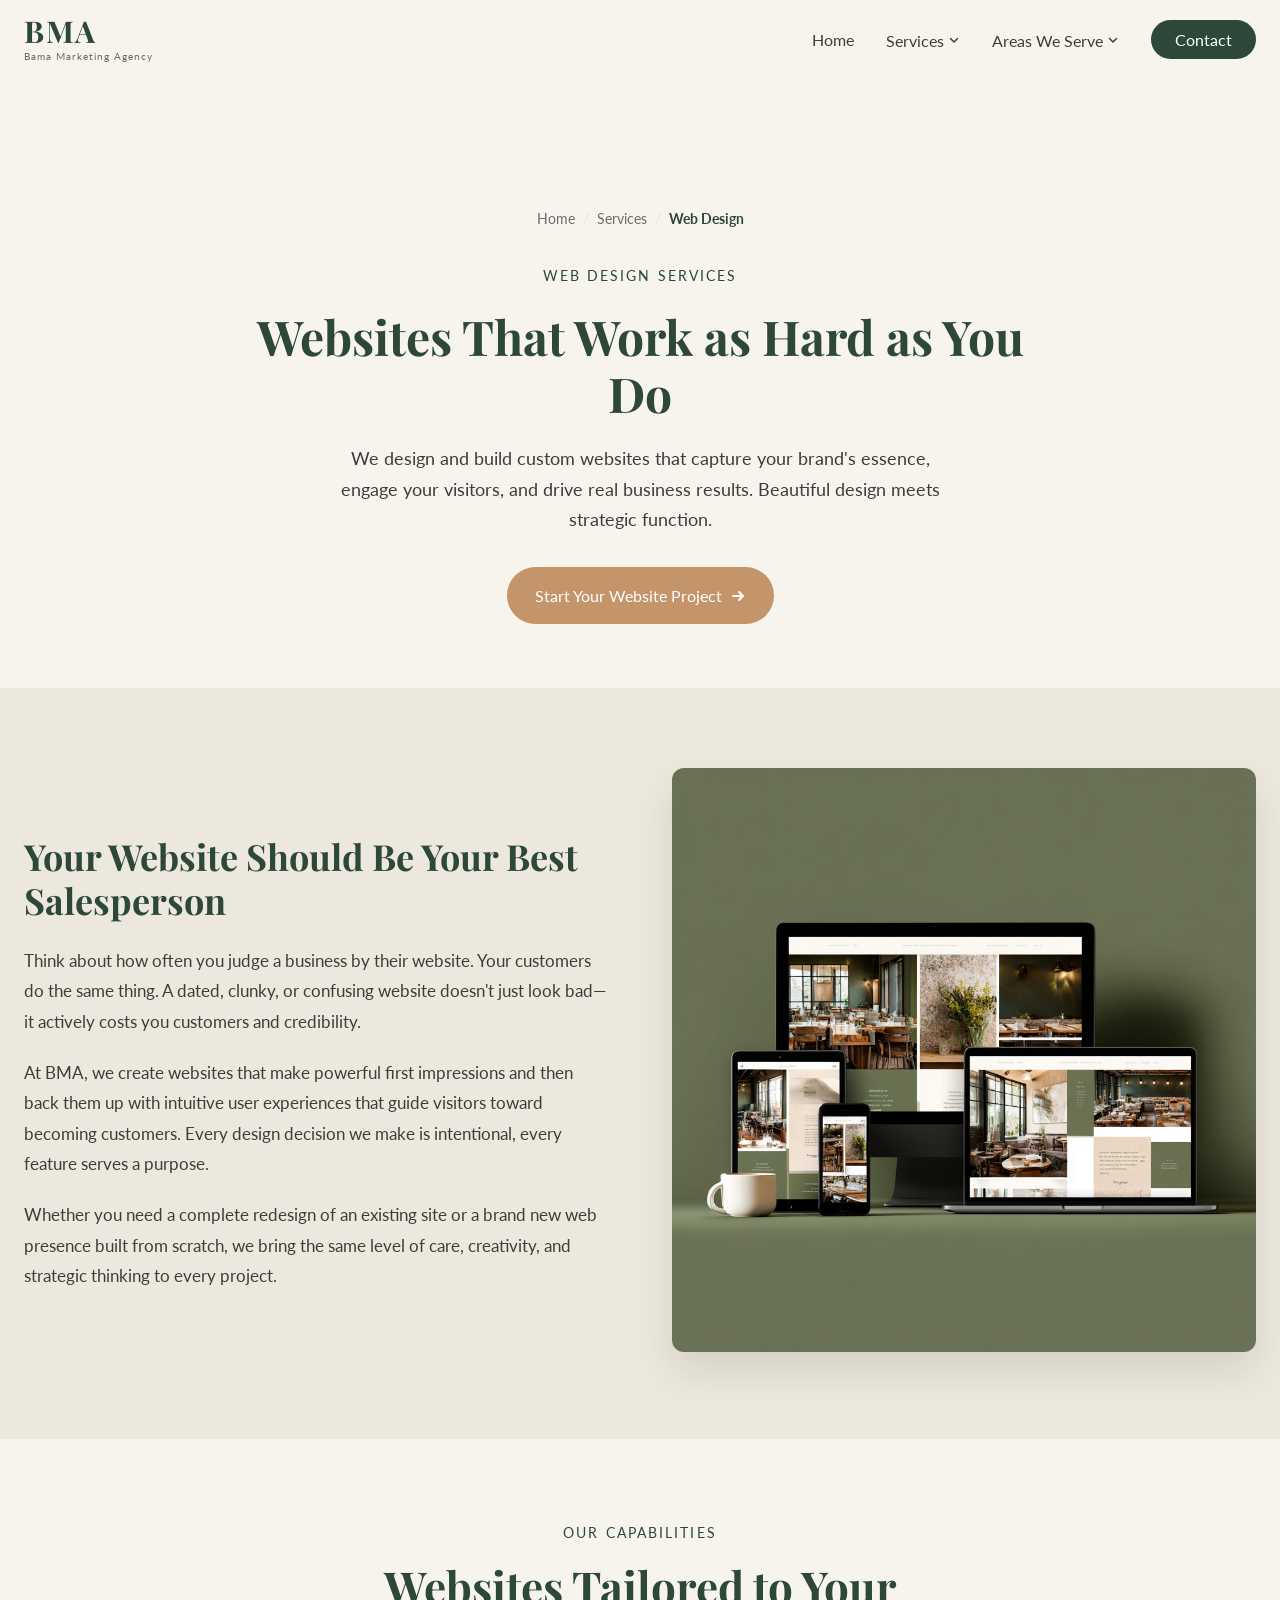
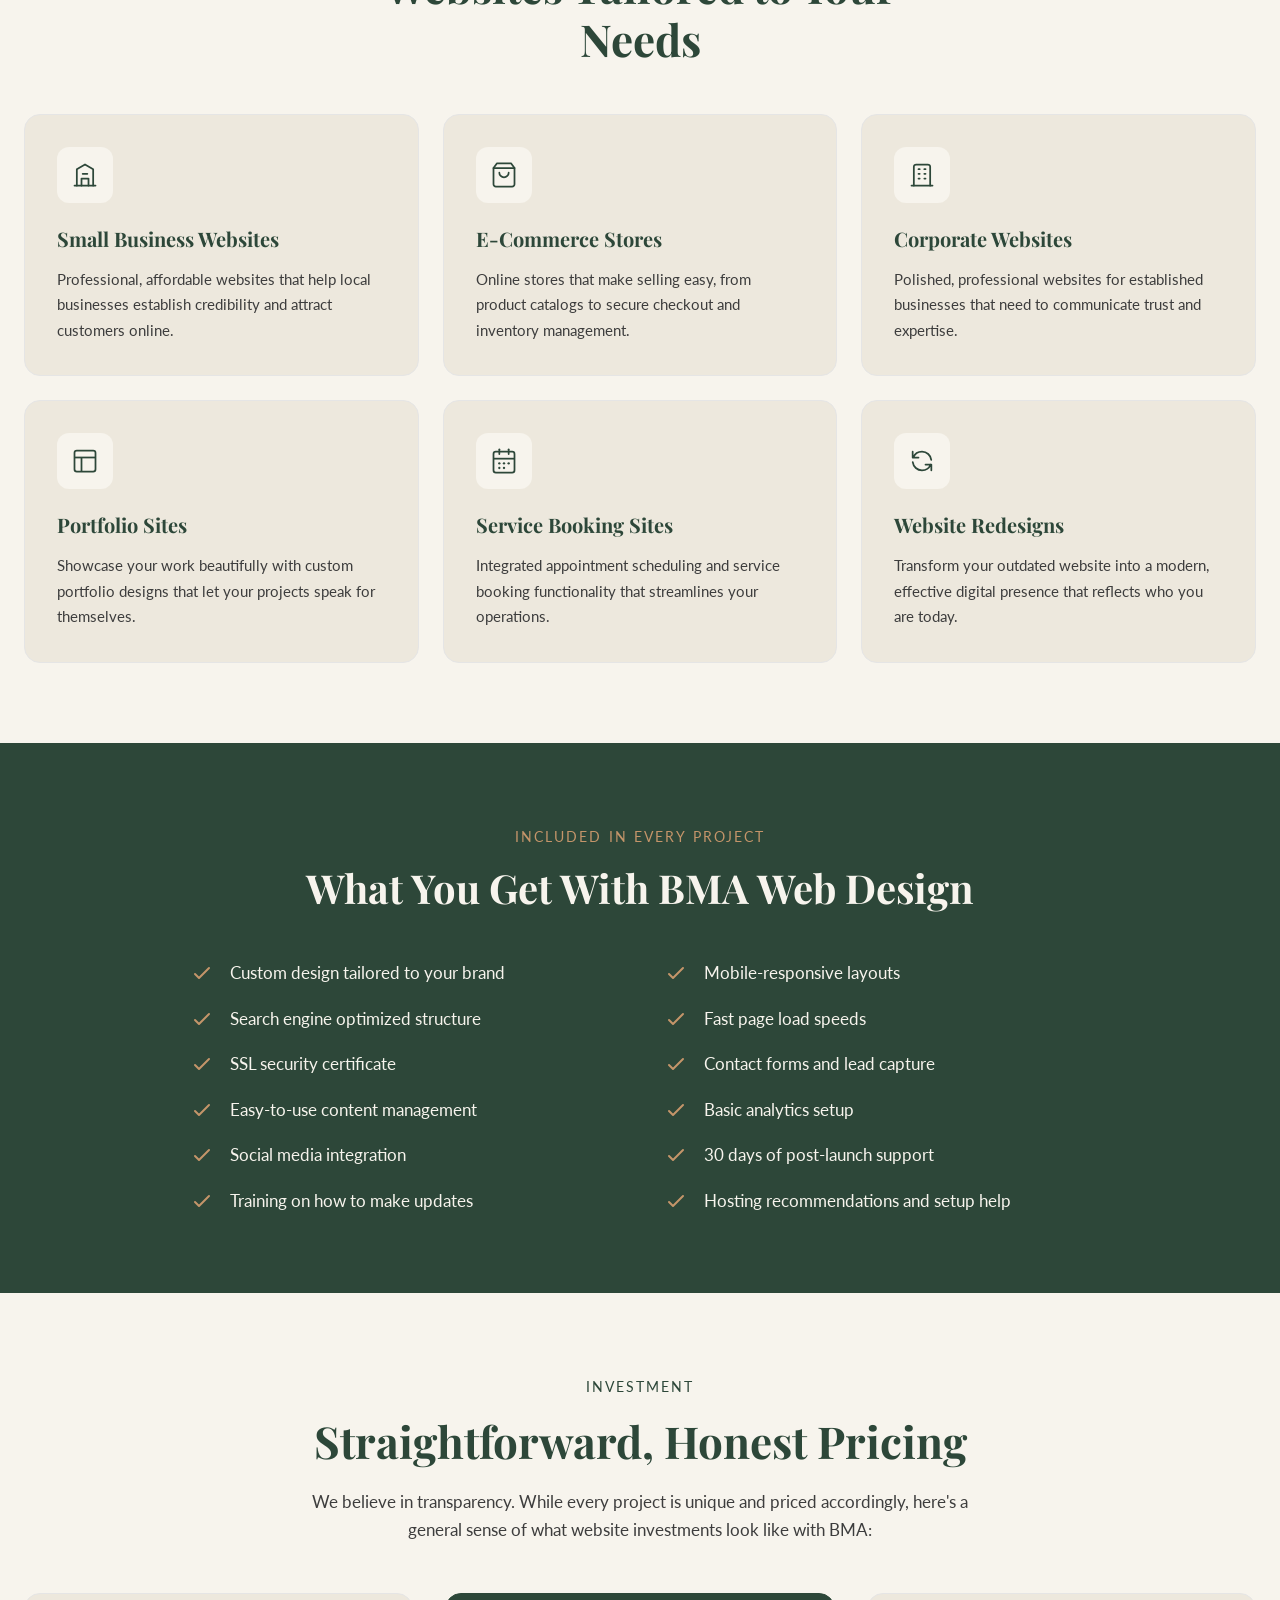
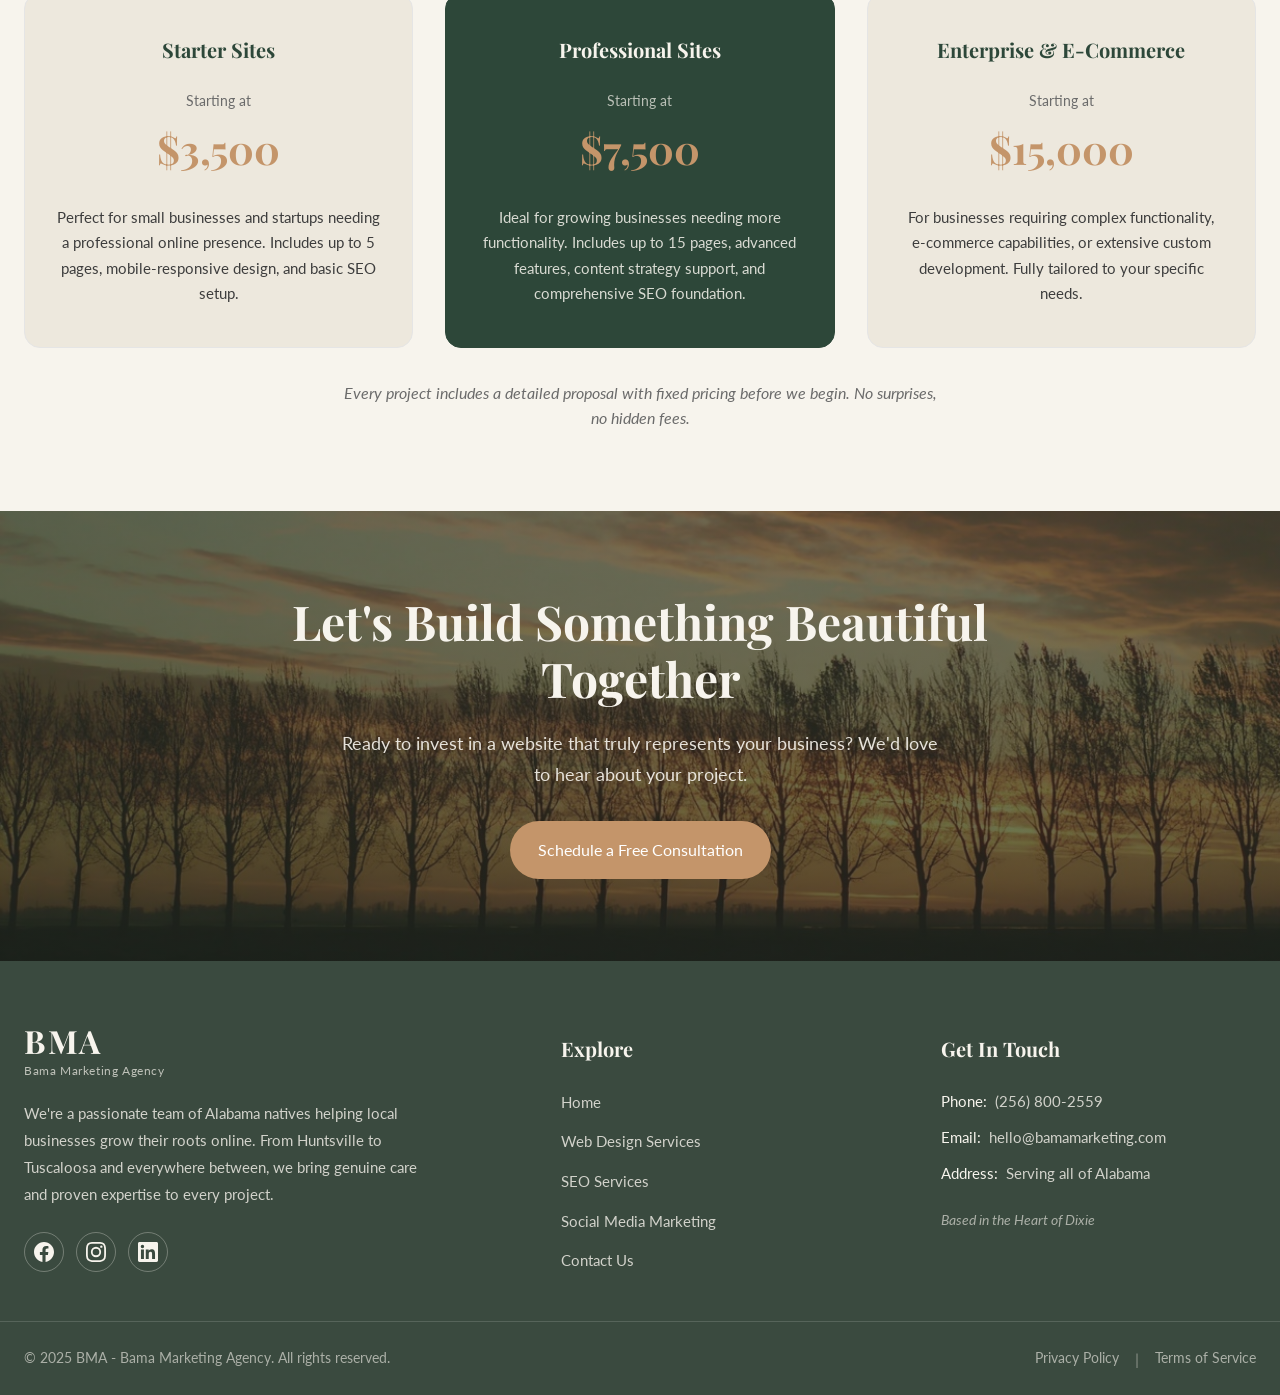
<file: web-design.html>
<!DOCTYPE html>
<html lang="en">
<head>
  <meta charset="UTF-8">
  <meta name="viewport" content="width=device-width, initial-scale=1.0">
  <title>Web Design Services Alabama | Custom Websites That Convert | BMA</title>
  <meta name="description" content="Professional web design for Alabama businesses. Mobile-first, conversion-focused websites that help you stand out and grow. Free consultation available.">
  <link rel="preconnect" href="https://fonts.googleapis.com">
  <link rel="preconnect" href="https://fonts.gstatic.com" crossorigin>
  <link href="https://fonts.googleapis.com/css2?family=Lato:wght@400;700&family=Playfair+Display:wght@700&display=swap" rel="stylesheet">
  <link rel="stylesheet" href="styles.css">
</head>
<body>
  <nav class="main-nav">
    <div class="container">
      <!-- Logo -->
      <a href="index.html" class="logo">
        <span class="logo-text">BMA</span>
        <span class="logo-subtext">Bama Marketing Agency</span>
      </a>

      <!-- Desktop Navigation -->
      <ul class="nav-links">
        <li><a href="index.html" class="nav-link">Home</a></li>

        <!-- Services Dropdown -->
        <li class="dropdown">
          <button class="nav-link dropdown-trigger">
            Services
            <svg class="dropdown-chevron" width="12" height="12" viewBox="0 0 12 12" fill="none" xmlns="http://www.w3.org/2000/svg">
              <path d="M2.5 4.5L6 8L9.5 4.5" stroke="currentColor" stroke-width="1.5" stroke-linecap="round" stroke-linejoin="round"/>
            </svg>
          </button>
          <div class="dropdown-panel">
            <a href="web-design.html" class="dropdown-link">Web Design</a>
            <a href="seo.html" class="dropdown-link">SEO</a>
            <a href="social-media.html" class="dropdown-link">Social Media</a>
          </div>
        </li>

        <!-- Areas Dropdown -->
        <li class="dropdown">
          <button class="nav-link dropdown-trigger">
            Areas We Serve
            <svg class="dropdown-chevron" width="12" height="12" viewBox="0 0 12 12" fill="none" xmlns="http://www.w3.org/2000/svg">
              <path d="M2.5 4.5L6 8L9.5 4.5" stroke="currentColor" stroke-width="1.5" stroke-linecap="round" stroke-linejoin="round"/>
            </svg>
          </button>
          <div class="dropdown-panel">
            <a href="huntsville.html" class="dropdown-link">Huntsville</a>
            <a href="birmingham.html" class="dropdown-link">Birmingham</a>
            <a href="tuscaloosa.html" class="dropdown-link">Tuscaloosa</a>
          </div>
        </li>


        <li><a href="contact.html" class="contact-btn">Contact</a></li>
      </ul>

      <!-- Mobile Menu Toggle -->
      <button class="mobile-menu-toggle" aria-label="Toggle mobile menu" aria-expanded="false">
        <span class="hamburger-icon">
          <span class="hamburger-line"></span>
          <span class="hamburger-line"></span>
          <span class="hamburger-line"></span>
        </span>
      </button>
    </div>
  </nav>

  <!-- Mobile Menu Overlay -->
  <div class="mobile-menu">
    <a href="index.html" class="mobile-nav-link">Home</a>

    <!-- Mobile Services Accordion -->
    <div class="mobile-accordion">
      <button class="mobile-accordion-header">
        Services
        <svg class="accordion-chevron" width="16" height="16" viewBox="0 0 12 12" fill="none" xmlns="http://www.w3.org/2000/svg">
          <path d="M2.5 4.5L6 8L9.5 4.5" stroke="currentColor" stroke-width="1.5" stroke-linecap="round" stroke-linejoin="round"/>
        </svg>
      </button>
      <div class="mobile-accordion-content">
        <a href="web-design.html" class="mobile-accordion-link">Web Design</a>
        <a href="seo.html" class="mobile-accordion-link">SEO</a>
        <a href="social-media.html" class="mobile-accordion-link">Social Media</a>
      </div>
    </div>

    <!-- Mobile Areas Accordion -->
    <div class="mobile-accordion">
      <button class="mobile-accordion-header">
        Areas We Serve
        <svg class="accordion-chevron" width="16" height="16" viewBox="0 0 12 12" fill="none" xmlns="http://www.w3.org/2000/svg">
          <path d="M2.5 4.5L6 8L9.5 4.5" stroke="currentColor" stroke-width="1.5" stroke-linecap="round" stroke-linejoin="round"/>
        </svg>
      </button>
      <div class="mobile-accordion-content">
        <a href="huntsville.html" class="mobile-accordion-link">Huntsville</a>
        <a href="birmingham.html" class="mobile-accordion-link">Birmingham</a>
        <a href="tuscaloosa.html" class="mobile-accordion-link">Tuscaloosa</a>
      </div>
    </div>


    <a href="contact.html" class="mobile-contact-btn">Contact</a>
  </div>

  <!-- Main Content -->
  <main class="main-content">
    <!-- Page Hero Section -->
    <section class="page-hero">
      <div class="page-hero-container">
        <!-- Breadcrumb -->
        <nav class="breadcrumb" aria-label="Breadcrumb">
          <a href="index.html">Home</a>
          <span class="breadcrumb-separator">/</span>
          <a href="web-design.html">Services</a>
          <span class="breadcrumb-separator">/</span>
          <span class="breadcrumb-current">Web Design</span>
        </nav>

        <span class="section-label">Web Design Services</span>
        <h1 class="page-hero-title">Websites That Work as Hard as You Do</h1>
        <p class="page-hero-subtitle">We design and build custom websites that capture your brand's essence, engage your visitors, and drive real business results. Beautiful design meets strategic function.</p>
        <a href="contact.html" class="btn btn-primary">
          Start Your Website Project
          <svg width="16" height="16" viewBox="0 0 16 16" fill="none" xmlns="http://www.w3.org/2000/svg">
            <path d="M3 8H13M13 8L9 4M13 8L9 12" stroke="currentColor" stroke-width="2" stroke-linecap="round" stroke-linejoin="round"/>
          </svg>
        </a>
      </div>
    </section>

    <!-- Why Your Website Matters Section -->
    <section class="service-intro-section">
      <div class="service-intro-container">
        <div class="service-intro-content">
          <h2 class="service-intro-title">Your Website Should Be Your Best Salesperson</h2>
          <div class="service-intro-text">
            <p>Think about how often you judge a business by their website. Your customers do the same thing. A dated, clunky, or confusing website doesn't just look bad—it actively costs you customers and credibility.</p>
            <p>At BMA, we create websites that make powerful first impressions and then back them up with intuitive user experiences that guide visitors toward becoming customers. Every design decision we make is intentional, every feature serves a purpose.</p>
            <p>Whether you need a complete redesign of an existing site or a brand new web presence built from scratch, we bring the same level of care, creativity, and strategic thinking to every project.</p>
          </div>
        </div>
        <div class="service-intro-image">
          <img src="images/showcase.png" alt="Professional responsive web design displayed on multiple devices">
        </div>
      </div>
    </section>

    <!-- Capabilities Section -->
    <section class="capabilities-section">
      <div class="capabilities-container">
        <div class="capabilities-header">
          <span class="section-label">Our Capabilities</span>
          <h2 class="capabilities-title">Websites Tailored to Your Needs</h2>
        </div>

        <div class="capabilities-grid">
          <!-- Small Business Websites -->
          <div class="capability-card">
            <div class="capability-icon">
              <svg width="28" height="28" viewBox="0 0 24 24" fill="none" xmlns="http://www.w3.org/2000/svg">
                <path d="M3 21H21" stroke="currentColor" stroke-width="1.5" stroke-linecap="round"/>
                <path d="M5 21V7L12 3L19 7V21" stroke="currentColor" stroke-width="1.5" stroke-linecap="round" stroke-linejoin="round"/>
                <path d="M9 21V15H15V21" stroke="currentColor" stroke-width="1.5" stroke-linecap="round" stroke-linejoin="round"/>
                <path d="M10 11H14" stroke="currentColor" stroke-width="1.5" stroke-linecap="round"/>
              </svg>
            </div>
            <h3 class="capability-title">Small Business Websites</h3>
            <p class="capability-description">Professional, affordable websites that help local businesses establish credibility and attract customers online.</p>
          </div>

          <!-- E-Commerce Stores -->
          <div class="capability-card">
            <div class="capability-icon">
              <svg width="28" height="28" viewBox="0 0 24 24" fill="none" xmlns="http://www.w3.org/2000/svg">
                <path d="M6 2L3 6V20C3 20.5304 3.21071 21.0391 3.58579 21.4142C3.96086 21.7893 4.46957 22 5 22H19C19.5304 22 20.0391 21.7893 20.4142 21.4142C20.7893 21.0391 21 20.5304 21 20V6L18 2H6Z" stroke="currentColor" stroke-width="1.5" stroke-linecap="round" stroke-linejoin="round"/>
                <path d="M3 6H21" stroke="currentColor" stroke-width="1.5" stroke-linecap="round" stroke-linejoin="round"/>
                <path d="M16 10C16 11.0609 15.5786 12.0783 14.8284 12.8284C14.0783 13.5786 13.0609 14 12 14C10.9391 14 9.92172 13.5786 9.17157 12.8284C8.42143 12.0783 8 11.0609 8 10" stroke="currentColor" stroke-width="1.5" stroke-linecap="round" stroke-linejoin="round"/>
              </svg>
            </div>
            <h3 class="capability-title">E-Commerce Stores</h3>
            <p class="capability-description">Online stores that make selling easy, from product catalogs to secure checkout and inventory management.</p>
          </div>

          <!-- Corporate Websites -->
          <div class="capability-card">
            <div class="capability-icon">
              <svg width="28" height="28" viewBox="0 0 24 24" fill="none" xmlns="http://www.w3.org/2000/svg">
                <path d="M3 21H21" stroke="currentColor" stroke-width="1.5" stroke-linecap="round"/>
                <path d="M5 21V5C5 4.46957 5.21071 3.96086 5.58579 3.58579C5.96086 3.21071 6.46957 3 7 3H17C17.5304 3 18.0391 3.21071 18.4142 3.58579C18.7893 3.96086 19 4.46957 19 5V21" stroke="currentColor" stroke-width="1.5" stroke-linecap="round" stroke-linejoin="round"/>
                <path d="M9 7H10" stroke="currentColor" stroke-width="1.5" stroke-linecap="round"/>
                <path d="M14 7H15" stroke="currentColor" stroke-width="1.5" stroke-linecap="round"/>
                <path d="M9 11H10" stroke="currentColor" stroke-width="1.5" stroke-linecap="round"/>
                <path d="M14 11H15" stroke="currentColor" stroke-width="1.5" stroke-linecap="round"/>
                <path d="M9 15H10" stroke="currentColor" stroke-width="1.5" stroke-linecap="round"/>
                <path d="M14 15H15" stroke="currentColor" stroke-width="1.5" stroke-linecap="round"/>
              </svg>
            </div>
            <h3 class="capability-title">Corporate Websites</h3>
            <p class="capability-description">Polished, professional websites for established businesses that need to communicate trust and expertise.</p>
          </div>

          <!-- Portfolio Sites -->
          <div class="capability-card">
            <div class="capability-icon">
              <svg width="28" height="28" viewBox="0 0 24 24" fill="none" xmlns="http://www.w3.org/2000/svg">
                <rect x="3" y="3" width="18" height="18" rx="2" stroke="currentColor" stroke-width="1.5"/>
                <path d="M3 9H21" stroke="currentColor" stroke-width="1.5"/>
                <path d="M9 21V9" stroke="currentColor" stroke-width="1.5"/>
              </svg>
            </div>
            <h3 class="capability-title">Portfolio Sites</h3>
            <p class="capability-description">Showcase your work beautifully with custom portfolio designs that let your projects speak for themselves.</p>
          </div>

          <!-- Service Booking Sites -->
          <div class="capability-card">
            <div class="capability-icon">
              <svg width="28" height="28" viewBox="0 0 24 24" fill="none" xmlns="http://www.w3.org/2000/svg">
                <rect x="3" y="4" width="18" height="18" rx="2" stroke="currentColor" stroke-width="1.5"/>
                <path d="M16 2V6" stroke="currentColor" stroke-width="1.5" stroke-linecap="round"/>
                <path d="M8 2V6" stroke="currentColor" stroke-width="1.5" stroke-linecap="round"/>
                <path d="M3 10H21" stroke="currentColor" stroke-width="1.5"/>
                <path d="M8 14H8.01" stroke="currentColor" stroke-width="2" stroke-linecap="round"/>
                <path d="M12 14H12.01" stroke="currentColor" stroke-width="2" stroke-linecap="round"/>
                <path d="M16 14H16.01" stroke="currentColor" stroke-width="2" stroke-linecap="round"/>
                <path d="M8 18H8.01" stroke="currentColor" stroke-width="2" stroke-linecap="round"/>
                <path d="M12 18H12.01" stroke="currentColor" stroke-width="2" stroke-linecap="round"/>
              </svg>
            </div>
            <h3 class="capability-title">Service Booking Sites</h3>
            <p class="capability-description">Integrated appointment scheduling and service booking functionality that streamlines your operations.</p>
          </div>

          <!-- Website Redesigns -->
          <div class="capability-card">
            <div class="capability-icon">
              <svg width="28" height="28" viewBox="0 0 24 24" fill="none" xmlns="http://www.w3.org/2000/svg">
                <path d="M4 4V9H4.58152M19.9381 11C19.446 7.05369 16.0796 4 12 4C8.64262 4 5.76829 6.06817 4.58152 9M4.58152 9H9" stroke="currentColor" stroke-width="1.5" stroke-linecap="round" stroke-linejoin="round"/>
                <path d="M20 20V15H19.4185M4.06189 13C4.55399 16.9463 7.92038 20 12 20C15.3574 20 18.2317 17.9318 19.4185 15M19.4185 15H15" stroke="currentColor" stroke-width="1.5" stroke-linecap="round" stroke-linejoin="round"/>
              </svg>
            </div>
            <h3 class="capability-title">Website Redesigns</h3>
            <p class="capability-description">Transform your outdated website into a modern, effective digital presence that reflects who you are today.</p>
          </div>
        </div>
      </div>
    </section>

    <!-- What's Included Section -->
    <section class="included-section">
      <div class="included-container">
        <div class="included-header">
          <span class="section-label section-label-light">Included In Every Project</span>
          <h2 class="included-title">What You Get With BMA Web Design</h2>
        </div>

        <div class="included-grid">
          <div class="included-item">
            <svg class="included-check" width="24" height="24" viewBox="0 0 24 24" fill="none" xmlns="http://www.w3.org/2000/svg">
              <path d="M5 13L9 17L19 7" stroke="currentColor" stroke-width="2" stroke-linecap="round" stroke-linejoin="round"/>
            </svg>
            <span>Custom design tailored to your brand</span>
          </div>
          <div class="included-item">
            <svg class="included-check" width="24" height="24" viewBox="0 0 24 24" fill="none" xmlns="http://www.w3.org/2000/svg">
              <path d="M5 13L9 17L19 7" stroke="currentColor" stroke-width="2" stroke-linecap="round" stroke-linejoin="round"/>
            </svg>
            <span>Mobile-responsive layouts</span>
          </div>
          <div class="included-item">
            <svg class="included-check" width="24" height="24" viewBox="0 0 24 24" fill="none" xmlns="http://www.w3.org/2000/svg">
              <path d="M5 13L9 17L19 7" stroke="currentColor" stroke-width="2" stroke-linecap="round" stroke-linejoin="round"/>
            </svg>
            <span>Search engine optimized structure</span>
          </div>
          <div class="included-item">
            <svg class="included-check" width="24" height="24" viewBox="0 0 24 24" fill="none" xmlns="http://www.w3.org/2000/svg">
              <path d="M5 13L9 17L19 7" stroke="currentColor" stroke-width="2" stroke-linecap="round" stroke-linejoin="round"/>
            </svg>
            <span>Fast page load speeds</span>
          </div>
          <div class="included-item">
            <svg class="included-check" width="24" height="24" viewBox="0 0 24 24" fill="none" xmlns="http://www.w3.org/2000/svg">
              <path d="M5 13L9 17L19 7" stroke="currentColor" stroke-width="2" stroke-linecap="round" stroke-linejoin="round"/>
            </svg>
            <span>SSL security certificate</span>
          </div>
          <div class="included-item">
            <svg class="included-check" width="24" height="24" viewBox="0 0 24 24" fill="none" xmlns="http://www.w3.org/2000/svg">
              <path d="M5 13L9 17L19 7" stroke="currentColor" stroke-width="2" stroke-linecap="round" stroke-linejoin="round"/>
            </svg>
            <span>Contact forms and lead capture</span>
          </div>
          <div class="included-item">
            <svg class="included-check" width="24" height="24" viewBox="0 0 24 24" fill="none" xmlns="http://www.w3.org/2000/svg">
              <path d="M5 13L9 17L19 7" stroke="currentColor" stroke-width="2" stroke-linecap="round" stroke-linejoin="round"/>
            </svg>
            <span>Easy-to-use content management</span>
          </div>
          <div class="included-item">
            <svg class="included-check" width="24" height="24" viewBox="0 0 24 24" fill="none" xmlns="http://www.w3.org/2000/svg">
              <path d="M5 13L9 17L19 7" stroke="currentColor" stroke-width="2" stroke-linecap="round" stroke-linejoin="round"/>
            </svg>
            <span>Basic analytics setup</span>
          </div>
          <div class="included-item">
            <svg class="included-check" width="24" height="24" viewBox="0 0 24 24" fill="none" xmlns="http://www.w3.org/2000/svg">
              <path d="M5 13L9 17L19 7" stroke="currentColor" stroke-width="2" stroke-linecap="round" stroke-linejoin="round"/>
            </svg>
            <span>Social media integration</span>
          </div>
          <div class="included-item">
            <svg class="included-check" width="24" height="24" viewBox="0 0 24 24" fill="none" xmlns="http://www.w3.org/2000/svg">
              <path d="M5 13L9 17L19 7" stroke="currentColor" stroke-width="2" stroke-linecap="round" stroke-linejoin="round"/>
            </svg>
            <span>30 days of post-launch support</span>
          </div>
          <div class="included-item">
            <svg class="included-check" width="24" height="24" viewBox="0 0 24 24" fill="none" xmlns="http://www.w3.org/2000/svg">
              <path d="M5 13L9 17L19 7" stroke="currentColor" stroke-width="2" stroke-linecap="round" stroke-linejoin="round"/>
            </svg>
            <span>Training on how to make updates</span>
          </div>
          <div class="included-item">
            <svg class="included-check" width="24" height="24" viewBox="0 0 24 24" fill="none" xmlns="http://www.w3.org/2000/svg">
              <path d="M5 13L9 17L19 7" stroke="currentColor" stroke-width="2" stroke-linecap="round" stroke-linejoin="round"/>
            </svg>
            <span>Hosting recommendations and setup help</span>
          </div>
        </div>
      </div>
    </section>

    <!-- Pricing Section -->
    <section class="pricing-section">
      <div class="pricing-container">
        <div class="pricing-header">
          <span class="section-label">Investment</span>
          <h2 class="pricing-title">Straightforward, Honest Pricing</h2>
          <p class="pricing-subtitle">We believe in transparency. While every project is unique and priced accordingly, here's a general sense of what website investments look like with BMA:</p>
        </div>

        <div class="pricing-grid">
          <!-- Starter Sites -->
          <div class="pricing-card">
            <h3 class="pricing-tier">Starter Sites</h3>
            <div class="pricing-amount">
              <span class="pricing-from">Starting at</span>
              <span class="pricing-price">$3,500</span>
            </div>
            <p class="pricing-description">Perfect for small businesses and startups needing a professional online presence. Includes up to 5 pages, mobile-responsive design, and basic SEO setup.</p>
          </div>

          <!-- Professional Sites -->
          <div class="pricing-card pricing-card-featured">
            <h3 class="pricing-tier">Professional Sites</h3>
            <div class="pricing-amount">
              <span class="pricing-from">Starting at</span>
              <span class="pricing-price">$7,500</span>
            </div>
            <p class="pricing-description">Ideal for growing businesses needing more functionality. Includes up to 15 pages, advanced features, content strategy support, and comprehensive SEO foundation.</p>
          </div>

          <!-- Enterprise & E-Commerce -->
          <div class="pricing-card">
            <h3 class="pricing-tier">Enterprise &amp; E-Commerce</h3>
            <div class="pricing-amount">
              <span class="pricing-from">Starting at</span>
              <span class="pricing-price">$15,000</span>
            </div>
            <p class="pricing-description">For businesses requiring complex functionality, e-commerce capabilities, or extensive custom development. Fully tailored to your specific needs.</p>
          </div>
        </div>

        <p class="pricing-note">Every project includes a detailed proposal with fixed pricing before we begin. No surprises, no hidden fees.</p>
      </div>
    </section>

    <!-- Final CTA Section -->
    <section class="consultation-section" id="consultation">
      <div class="consultation-background">
        <img src="images/treeline.jpg" alt="Alabama treeline at sunset" class="consultation-bg-image">
        <div class="consultation-overlay"></div>
      </div>
      <div class="consultation-content">
        <h2 class="consultation-title">Let's Build Something Beautiful Together</h2>
        <p class="consultation-subtitle">Ready to invest in a website that truly represents your business? We'd love to hear about your project.</p>
        <div class="consultation-buttons">
          <a href="contact.html" class="btn btn-primary">Schedule a Free Consultation</a>
        </div>
      </div>
    </section>
  </main>

  <!-- Footer -->
  <footer class="site-footer">
    <div class="footer-container">
      <div class="footer-content">
        <!-- Brand Column -->
        <div class="footer-brand">
          <a href="index.html" class="footer-logo">
            <span class="footer-logo-text">BMA</span>
            <span class="footer-logo-subtext">Bama Marketing Agency</span>
          </a>
          <p class="footer-description">We're a passionate team of Alabama natives helping local businesses grow their roots online. From Huntsville to Tuscaloosa and everywhere between, we bring genuine care and proven expertise to every project.</p>
          <div class="footer-social">
            <a href="https://facebook.com" class="social-link" aria-label="Facebook">
              <svg width="20" height="20" viewBox="0 0 24 24" fill="currentColor" xmlns="http://www.w3.org/2000/svg">
                <path d="M24 12.073c0-6.627-5.373-12-12-12s-12 5.373-12 12c0 5.99 4.388 10.954 10.125 11.854v-8.385H7.078v-3.47h3.047V9.43c0-3.007 1.792-4.669 4.533-4.669 1.312 0 2.686.235 2.686.235v2.953H15.83c-1.491 0-1.956.925-1.956 1.874v2.25h3.328l-.532 3.47h-2.796v8.385C19.612 23.027 24 18.062 24 12.073z"/>
              </svg>
            </a>
            <a href="https://instagram.com" class="social-link" aria-label="Instagram">
              <svg width="20" height="20" viewBox="0 0 24 24" fill="currentColor" xmlns="http://www.w3.org/2000/svg">
                <path d="M12 2.163c3.204 0 3.584.012 4.85.07 3.252.148 4.771 1.691 4.919 4.919.058 1.265.069 1.645.069 4.849 0 3.205-.012 3.584-.069 4.849-.149 3.225-1.664 4.771-4.919 4.919-1.266.058-1.644.07-4.85.07-3.204 0-3.584-.012-4.849-.07-3.26-.149-4.771-1.699-4.919-4.92-.058-1.265-.07-1.644-.07-4.849 0-3.204.013-3.583.07-4.849.149-3.227 1.664-4.771 4.919-4.919 1.266-.057 1.645-.069 4.849-.069zM12 0C8.741 0 8.333.014 7.053.072 2.695.272.273 2.69.073 7.052.014 8.333 0 8.741 0 12c0 3.259.014 3.668.072 4.948.2 4.358 2.618 6.78 6.98 6.98C8.333 23.986 8.741 24 12 24c3.259 0 3.668-.014 4.948-.072 4.354-.2 6.782-2.618 6.979-6.98.059-1.28.073-1.689.073-4.948 0-3.259-.014-3.667-.072-4.947-.196-4.354-2.617-6.78-6.979-6.98C15.668.014 15.259 0 12 0zm0 5.838a6.162 6.162 0 100 12.324 6.162 6.162 0 000-12.324zM12 16a4 4 0 110-8 4 4 0 010 8zm6.406-11.845a1.44 1.44 0 100 2.881 1.44 1.44 0 000-2.881z"/>
              </svg>
            </a>
            <a href="https://linkedin.com" class="social-link" aria-label="LinkedIn">
              <svg width="20" height="20" viewBox="0 0 24 24" fill="currentColor" xmlns="http://www.w3.org/2000/svg">
                <path d="M20.447 20.452h-3.554v-5.569c0-1.328-.027-3.037-1.852-3.037-1.853 0-2.136 1.445-2.136 2.939v5.667H9.351V9h3.414v1.561h.046c.477-.9 1.637-1.85 3.37-1.85 3.601 0 4.267 2.37 4.267 5.455v6.286zM5.337 7.433a2.062 2.062 0 01-2.063-2.065 2.064 2.064 0 112.063 2.065zm1.782 13.019H3.555V9h3.564v11.452zM22.225 0H1.771C.792 0 0 .774 0 1.729v20.542C0 23.227.792 24 1.771 24h20.451C23.2 24 24 23.227 24 22.271V1.729C24 .774 23.2 0 22.222 0h.003z"/>
              </svg>
            </a>
          </div>
        </div>

        <!-- Explore Column -->
        <div class="footer-nav">
          <h4 class="footer-heading">Explore</h4>
          <ul class="footer-links">
            <li><a href="index.html">Home</a></li>
            <li><a href="web-design.html">Web Design Services</a></li>
            <li><a href="seo.html">SEO Services</a></li>
            <li><a href="social-media.html">Social Media Marketing</a></li>
            <li><a href="contact.html">Contact Us</a></li>
          </ul>
        </div>

        <!-- Contact Column -->
        <div class="footer-contact">
          <h4 class="footer-heading">Get In Touch</h4>
          <ul class="footer-contact-list">
            <li>
              <span class="contact-label">Phone:</span>
              <a href="tel:2568002559">(256) 800-2559</a>
            </li>
            <li>
              <span class="contact-label">Email:</span>
              <a href="mailto:hello@bamamarketing.com">hello@bamamarketing.com</a>
            </li>
            <li>
              <span class="contact-label">Address:</span>
              <span>Serving all of Alabama</span>
            </li>
          </ul>
          <p class="footer-tagline">Based in the Heart of Dixie</p>
        </div>
      </div>
    </div>

    <!-- Footer Bottom -->
    <div class="footer-bottom">
      <div class="footer-bottom-container">
        <p class="footer-copyright">&copy; 2025 BMA - Bama Marketing Agency. All rights reserved.</p>
        <div class="footer-legal">
          <a href="privacy.html">Privacy Policy</a>
          <span class="footer-divider">|</span>
          <a href="terms.html">Terms of Service</a>
        </div>
      </div>
    </div>
  </footer>

  <script src="script.js"></script>
</body>
</html>
</file>
<file: styles.css>
/* ===================================
   CSS Variables & Base Styles
   =================================== */

:root {
  /* Colors */
  --deep-forest-green: #2D4739;
  --warm-cream: #F7F4ED;
  --charcoal-brown: #3D3D3D;
  --warm-gray: #6B6B6B;
  --light-sand: #EDE8DD;
  --border-color: #E5E5E5;
  --terracotta: #C4956A;
  --terracotta-hover: #B8895E;

  /* Typography */
  --font-heading: 'Playfair Display', serif;
  --font-body: 'Lato', sans-serif;

  /* Spacing */
  --header-height: 80px;
  --container-padding: 1.5rem;
  --nav-gap: 2rem;
}

/* Reset */
*,
*::before,
*::after {
  box-sizing: border-box;
  margin: 0;
  padding: 0;
}

body {
  font-family: var(--font-body);
  background-color: var(--warm-cream);
  color: var(--charcoal-brown);
  line-height: 1.6;
}

a {
  text-decoration: none;
  color: inherit;
}

button {
  background: none;
  border: none;
  cursor: pointer;
  font-family: inherit;
}

ul {
  list-style: none;
}

/* ===================================
   Animations
   =================================== */

@keyframes fadeIn {
  from {
    opacity: 0;
    transform: translateY(10px);
  }
  to {
    opacity: 1;
    transform: translateY(0);
  }
}

.fade-in {
  animation: fadeIn 0.3s ease-out forwards;
}

/* ===================================
   Main Navigation
   =================================== */

.main-nav {
  position: fixed;
  top: 0;
  left: 0;
  right: 0;
  height: var(--header-height);
  background-color: rgba(247, 244, 237, 0.95);
  backdrop-filter: blur(8px);
  -webkit-backdrop-filter: blur(8px);
  z-index: 50;
  transition: background-color 0.3s ease, box-shadow 0.3s ease;
}

.main-nav.scrolled {
  background-color: var(--warm-cream);
  box-shadow: 0 4px 6px rgba(0, 0, 0, 0.1);
}

.main-nav .container {
  max-width: 1280px;
  margin: 0 auto;
  padding: 0 var(--container-padding);
  height: 100%;
  display: flex;
  align-items: center;
  justify-content: space-between;
}

/* ===================================
   Logo
   =================================== */

.logo {
  display: flex;
  flex-direction: column;
  text-decoration: none;
}

.logo-text {
  font-family: var(--font-heading);
  font-size: 1.875rem;
  font-weight: 700;
  color: var(--deep-forest-green);
  letter-spacing: 0.05em;
  line-height: 1;
}

.logo-subtext {
  font-family: var(--font-body);
  font-size: 10px;
  color: var(--warm-gray);
  letter-spacing: 0.1em;
  margin-top: 2px;
}

/* ===================================
   Desktop Navigation Links
   =================================== */

.nav-links {
  display: none;
  align-items: center;
  gap: var(--nav-gap);
}

@media (min-width: 1024px) {
  .nav-links {
    display: flex;
  }
}

.nav-link {
  font-family: var(--font-body);
  font-weight: 400;
  color: var(--charcoal-brown);
  position: relative;
  padding: 0.5rem 0;
  transition: color 0.2s ease;
  display: inline-flex;
  align-items: center;
  gap: 0.25rem;
}

.nav-link:hover {
  color: var(--deep-forest-green);
}

/* Underline animation for regular nav links */
.nav-links > li > a.nav-link::after {
  content: '';
  position: absolute;
  bottom: 0;
  left: 0;
  width: 100%;
  height: 2px;
  background: var(--deep-forest-green);
  transform: scaleX(0);
  transform-origin: right;
  transition: transform 0.3s ease;
}

.nav-links > li > a.nav-link:hover::after {
  transform: scaleX(1);
  transform-origin: left;
}

/* ===================================
   Dropdown Menu
   =================================== */

.dropdown {
  position: relative;
}

.dropdown-trigger {
  font-size: 1rem;
  display: inline-flex;
  align-items: center;
  gap: 0.25rem;
}

.dropdown-chevron {
  transition: transform 0.2s ease;
}

.dropdown:hover .dropdown-chevron,
.dropdown.keyboard-open .dropdown-chevron {
  transform: rotate(180deg);
}

.dropdown-panel {
  position: absolute;
  top: 100%;
  left: 50%;
  transform: translateX(-50%);
  padding-top: 8px;
  visibility: hidden;
  opacity: 0;
  transition: opacity 0.2s ease, visibility 0.2s ease;
}

.dropdown:hover .dropdown-panel,
.dropdown.keyboard-open .dropdown-panel {
  visibility: visible;
  opacity: 1;
}

.dropdown-panel::before {
  content: '';
  position: absolute;
  top: 0;
  left: 0;
  right: 0;
  height: 8px;
}

.dropdown-panel > a {
  display: block;
}

.dropdown-panel > a:first-child {
  border-radius: 12px 12px 0 0;
}

.dropdown-panel > a:last-child {
  border-radius: 0 0 12px 12px;
}

.dropdown-panel {
  width: 12rem;
}

.dropdown-panel > .dropdown-link:first-child {
  border-radius: 12px 12px 0 0;
}

.dropdown-panel > .dropdown-link:last-child {
  border-radius: 0 0 12px 12px;
}

/* Inner dropdown container */
.dropdown-panel {
  background: var(--warm-cream);
  border: 1px solid var(--border-color);
  border-radius: 12px;
  box-shadow: 0 10px 25px rgba(0, 0, 0, 0.15);
  padding: 8px 0;
  overflow: hidden;
}

.dropdown-link {
  display: block;
  padding: 12px 16px;
  color: var(--charcoal-brown);
  transition: background-color 0.2s ease, color 0.2s ease;
}

.dropdown-link:hover {
  background-color: var(--light-sand);
  color: var(--deep-forest-green);
}

/* ===================================
   Contact Button (Desktop)
   =================================== */

.contact-btn {
  background-color: var(--deep-forest-green);
  color: white !important;
  border-radius: 9999px;
  padding: 10px 24px;
  transition: background-color 0.2s ease;
}

.contact-btn:hover {
  background-color: rgba(45, 71, 57, 0.9);
}

/* Remove underline effect from contact button */
.contact-btn::after {
  display: none !important;
}

/* ===================================
   Mobile Menu Toggle
   =================================== */

.mobile-menu-toggle {
  display: flex;
  align-items: center;
  justify-content: center;
  width: 24px;
  height: 24px;
  padding: 0;
  z-index: 60;
}

@media (min-width: 1024px) {
  .mobile-menu-toggle {
    display: none;
  }
}

.hamburger-icon {
  display: flex;
  flex-direction: column;
  justify-content: space-between;
  width: 24px;
  height: 18px;
  position: relative;
}

.hamburger-line {
  display: block;
  width: 100%;
  height: 2px;
  background-color: var(--deep-forest-green);
  border-radius: 2px;
  transition: transform 0.3s ease, opacity 0.3s ease;
}

/* Hamburger to X animation */
.mobile-menu-toggle.active .hamburger-line:nth-child(1) {
  transform: translateY(8px) rotate(45deg);
}

.mobile-menu-toggle.active .hamburger-line:nth-child(2) {
  opacity: 0;
}

.mobile-menu-toggle.active .hamburger-line:nth-child(3) {
  transform: translateY(-8px) rotate(-45deg);
}

/* ===================================
   Mobile Menu Overlay
   =================================== */

.mobile-menu {
  position: fixed;
  top: var(--header-height);
  left: 0;
  right: 0;
  bottom: 0;
  background-color: var(--warm-cream);
  z-index: 40;
  display: none;
  flex-direction: column;
  align-items: center;
  padding-top: 32px;
  gap: 24px;
  overflow-y: auto;
}

.mobile-menu.active {
  display: flex;
  animation: fadeIn 0.3s ease-out forwards;
}

@media (min-width: 1024px) {
  .mobile-menu {
    display: none !important;
  }
}

/* ===================================
   Mobile Navigation Links
   =================================== */

.mobile-nav-link {
  font-family: var(--font-heading);
  font-size: 1.25rem;
  color: var(--charcoal-brown);
  transition: color 0.2s ease;
}

.mobile-nav-link:hover {
  color: var(--deep-forest-green);
}

/* ===================================
   Mobile Accordion
   =================================== */

.mobile-accordion {
  width: 100%;
  text-align: center;
}

.mobile-accordion-header {
  font-family: var(--font-heading);
  font-size: 1.25rem;
  color: var(--charcoal-brown);
  width: 100%;
  padding: 0 32px;
  display: inline-flex;
  align-items: center;
  justify-content: center;
  gap: 0.5rem;
  transition: color 0.2s ease;
}

.mobile-accordion-header:hover {
  color: var(--deep-forest-green);
}

.accordion-chevron {
  transition: transform 0.3s ease;
}

.mobile-accordion.active .accordion-chevron {
  transform: rotate(180deg);
}

.mobile-accordion-content {
  display: none;
  flex-direction: column;
  align-items: center;
  gap: 8px;
  padding: 16px 16px 0 16px;
  animation: fadeIn 0.3s ease-out forwards;
}

.mobile-accordion.active .mobile-accordion-content {
  display: flex;
}

.mobile-accordion-link {
  font-family: var(--font-body);
  font-size: 18px;
  color: var(--warm-gray);
  transition: color 0.2s ease;
}

.mobile-accordion-link:hover {
  color: var(--deep-forest-green);
}

/* ===================================
   Mobile Contact Button
   =================================== */

.mobile-contact-btn {
  background-color: var(--deep-forest-green);
  color: white;
  border-radius: 9999px;
  padding: 24px 32px;
  font-size: 18px;
  margin-top: 16px;
  transition: background-color 0.2s ease;
}

.mobile-contact-btn:hover {
  background-color: rgba(45, 71, 57, 0.9);
}

/* ===================================
   Main Content
   =================================== */

.main-content {
  padding-top: var(--header-height);
}

/* ===================================
   Hero Section
   =================================== */

.hero {
  position: relative;
  min-height: 100vh;
  display: flex;
  flex-direction: column;
  justify-content: center;
  overflow: hidden;
}

.hero-background {
  position: absolute;
  inset: 0;
  z-index: -1;
}

.hero-bg-image {
  width: 100%;
  height: 100%;
  object-fit: cover;
  object-position: center;
}

.hero-overlay {
  position: absolute;
  inset: 0;
  background: linear-gradient(
    to right,
    rgba(0, 0, 0, 0.5) 0%,
    rgba(0, 0, 0, 0.3) 50%,
    rgba(0, 0, 0, 0.1) 100%
  );
}

.hero-content {
  position: relative;
  z-index: 1;
  max-width: 700px;
  padding: 2rem var(--container-padding);
  margin-left: 5%;
}

@media (min-width: 768px) {
  .hero-content {
    margin-left: 8%;
    padding: 2rem;
  }
}

@media (min-width: 1024px) {
  .hero-content {
    margin-left: 10%;
  }
}

.hero-title {
  font-family: var(--font-heading);
  font-size: clamp(2.5rem, 5vw, 4rem);
  font-weight: 700;
  color: var(--warm-cream);
  line-height: 1.1;
  margin-bottom: 1.5rem;
}

.hero-subtitle {
  font-family: var(--font-body);
  font-size: clamp(1rem, 2vw, 1.25rem);
  color: rgba(247, 244, 237, 0.9);
  line-height: 1.7;
  margin-bottom: 2rem;
  max-width: 550px;
}

/* Hero Buttons */
.hero-buttons {
  display: flex;
  flex-wrap: wrap;
  gap: 1rem;
}

.btn {
  display: inline-flex;
  align-items: center;
  justify-content: center;
  gap: 0.5rem;
  font-family: var(--font-body);
  font-size: 1rem;
  font-weight: 400;
  padding: 1rem 1.75rem;
  border-radius: 9999px;
  transition: all 0.2s ease;
  text-decoration: none;
}

.btn-primary {
  background-color: var(--terracotta);
  color: white;
}

.btn-primary:hover {
  background-color: var(--terracotta-hover);
}

.btn-outline {
  background-color: transparent;
  color: white;
  border: 1.5px solid rgba(255, 255, 255, 0.8);
}

.btn-outline:hover {
  background-color: rgba(255, 255, 255, 0.1);
  border-color: white;
}

/* Scroll Indicator */
.hero-scroll-indicator {
  position: absolute;
  bottom: 2rem;
  left: 50%;
  transform: translateX(-50%);
  display: flex;
  flex-direction: column;
  align-items: center;
  gap: 0.5rem;
  color: rgba(255, 255, 255, 0.8);
  cursor: pointer;
  transition: color 0.2s ease;
}

.hero-scroll-indicator:hover {
  color: white;
}

.hero-scroll-indicator span {
  font-family: var(--font-body);
  font-size: 0.75rem;
  letter-spacing: 0.15em;
  font-weight: 400;
}

.hero-scroll-indicator svg {
  animation: bounceDown 2s infinite;
}

@keyframes bounceDown {
  0%, 20%, 50%, 80%, 100% {
    transform: translateY(0);
  }
  40% {
    transform: translateY(6px);
  }
  60% {
    transform: translateY(3px);
  }
}

/* ===================================
   About Section (Who We Are)
   =================================== */

.about-section {
  background-color: var(--warm-cream);
  padding: 5rem var(--container-padding);
}

.about-container {
  max-width: 1280px;
  margin: 0 auto;
  display: grid;
  grid-template-columns: 1fr;
  gap: 3rem;
  align-items: center;
}

@media (min-width: 1024px) {
  .about-container {
    grid-template-columns: 1fr 1fr;
    gap: 4rem;
  }
}

.about-content {
  order: 2;
}

@media (min-width: 1024px) {
  .about-content {
    order: 1;
  }
}

.section-label {
  display: inline-block;
  font-family: var(--font-body);
  font-size: 0.875rem;
  font-weight: 400;
  color: var(--deep-forest-green);
  text-transform: uppercase;
  letter-spacing: 0.15em;
  margin-bottom: 1rem;
}

.about-title {
  font-family: var(--font-heading);
  font-size: clamp(1.75rem, 3vw, 2.5rem);
  font-weight: 700;
  color: var(--deep-forest-green);
  line-height: 1.2;
  margin-bottom: 1.5rem;
}

.about-text {
  display: flex;
  flex-direction: column;
  gap: 1.25rem;
}

.about-text p {
  font-family: var(--font-body);
  font-size: 1rem;
  line-height: 1.8;
  color: var(--charcoal-brown);
}

@media (min-width: 768px) {
  .about-text p {
    font-size: 1.0625rem;
  }
}

.about-image {
  order: 1;
}

@media (min-width: 1024px) {
  .about-image {
    order: 2;
  }
}

.about-image img {
  width: 100%;
  height: auto;
  border-radius: 12px;
  box-shadow: 0 20px 40px rgba(0, 0, 0, 0.1);
}

/* ===================================
   Services Section (What We Do)
   =================================== */

.services-section {
  position: relative;
  background-color: var(--light-sand);
  padding: 5rem var(--container-padding);
  overflow: hidden;
}

.services-decoration {
  position: absolute;
  top: 0;
  left: 0;
  width: 200px;
  height: 100%;
  background: linear-gradient(
    135deg,
    rgba(45, 71, 57, 0.15) 0%,
    rgba(45, 71, 57, 0.05) 50%,
    transparent 100%
  );
  border-radius: 0 0 50% 0;
  pointer-events: none;
}

@media (min-width: 768px) {
  .services-decoration {
    width: 300px;
  }
}

.services-container {
  position: relative;
  max-width: 1280px;
  margin: 0 auto;
}

.services-header {
  text-align: center;
  max-width: 800px;
  margin: 0 auto 3rem;
}

.services-title {
  font-family: var(--font-heading);
  font-size: clamp(1.75rem, 4vw, 2.75rem);
  font-weight: 700;
  color: var(--deep-forest-green);
  line-height: 1.2;
  margin-bottom: 1.25rem;
}

.services-subtitle {
  font-family: var(--font-body);
  font-size: 1rem;
  line-height: 1.7;
  color: var(--charcoal-brown);
}

@media (min-width: 768px) {
  .services-subtitle {
    font-size: 1.0625rem;
  }
}

.services-grid {
  display: grid;
  grid-template-columns: 1fr;
  gap: 1.5rem;
}

@media (min-width: 768px) {
  .services-grid {
    grid-template-columns: repeat(2, 1fr);
  }
}

@media (min-width: 1024px) {
  .services-grid {
    grid-template-columns: repeat(3, 1fr);
  }
}

.service-card {
  background-color: var(--warm-cream);
  border: 1px solid var(--border-color);
  border-radius: 16px;
  padding: 2rem;
  display: flex;
  flex-direction: column;
  transition: box-shadow 0.3s ease, transform 0.3s ease;
}

.service-card:hover {
  box-shadow: 0 10px 30px rgba(0, 0, 0, 0.08);
  transform: translateY(-4px);
}

.service-icon {
  width: 56px;
  height: 56px;
  display: flex;
  align-items: center;
  justify-content: center;
  background-color: var(--light-sand);
  border-radius: 12px;
  margin-bottom: 1.5rem;
  color: var(--deep-forest-green);
}

.service-card .service-title {
  font-family: var(--font-heading);
  font-size: 1.25rem;
  font-weight: 700;
  color: var(--deep-forest-green);
  margin-bottom: 0.75rem;
}

.service-description {
  font-family: var(--font-body);
  font-size: 0.9375rem;
  line-height: 1.7;
  color: var(--charcoal-brown);
  margin-bottom: 1.5rem;
  flex-grow: 1;
}

.service-link {
  display: inline-flex;
  align-items: center;
  gap: 0.5rem;
  font-family: var(--font-body);
  font-size: 0.9375rem;
  font-weight: 700;
  color: var(--deep-forest-green);
  text-decoration: none;
  transition: gap 0.2s ease;
}

.service-link:hover {
  gap: 0.75rem;
}

.service-link svg {
  transition: transform 0.2s ease;
}

.service-link:hover svg {
  transform: translateX(2px);
}

/* ===================================
   Why BMA Section
   =================================== */

.why-section {
  background-color: var(--deep-forest-green);
  padding: 5rem var(--container-padding);
}

.why-container {
  max-width: 1280px;
  margin: 0 auto;
}

.why-header {
  text-align: center;
  margin-bottom: 3.5rem;
}

.section-label-light {
  color: var(--terracotta);
}

.why-title {
  font-family: var(--font-heading);
  font-size: clamp(2rem, 4vw, 3rem);
  font-weight: 700;
  color: var(--warm-cream);
  line-height: 1.2;
}

.why-grid {
  display: grid;
  grid-template-columns: 1fr;
  gap: 2.5rem;
}

@media (min-width: 768px) {
  .why-grid {
    grid-template-columns: repeat(2, 1fr);
    gap: 3rem 4rem;
  }
}

.why-item {
  display: flex;
  gap: 1.25rem;
  align-items: flex-start;
}

.why-number {
  font-family: var(--font-heading);
  font-size: clamp(2.5rem, 5vw, 3.5rem);
  font-weight: 700;
  color: var(--terracotta);
  line-height: 1;
  flex-shrink: 0;
}

.why-content {
  padding-top: 0.5rem;
}

.why-item-title {
  font-family: var(--font-heading);
  font-size: 1.25rem;
  font-weight: 700;
  color: var(--warm-cream);
  margin-bottom: 0.75rem;
}

.why-item-text {
  font-family: var(--font-body);
  font-size: 0.9375rem;
  line-height: 1.7;
  color: rgba(247, 244, 237, 0.75);
}

/* ===================================
   Content Sections (Generic)
   =================================== */

.content-section {
  min-height: 50vh;
  display: flex;
  align-items: center;
  justify-content: center;
  padding: 4rem 2rem;
  text-align: center;
  background-color: var(--warm-cream);
}

.content-section p {
  max-width: 600px;
  font-size: 1.25rem;
  line-height: 1.8;
  color: var(--charcoal-brown);
}

/* ===================================
   Consultation CTA Section
   =================================== */

.consultation-section {
  position: relative;
  min-height: 450px;
  display: flex;
  align-items: center;
  justify-content: center;
  overflow: hidden;
}

.consultation-background {
  position: absolute;
  inset: 0;
  z-index: -1;
}

.consultation-bg-image {
  width: 100%;
  height: 100%;
  object-fit: cover;
  object-position: center;
}

.consultation-overlay {
  position: absolute;
  inset: 0;
  background: linear-gradient(
    to bottom,
    rgba(45, 55, 40, 0.6) 0%,
    rgba(35, 45, 35, 0.7) 100%
  );
}

.consultation-content {
  position: relative;
  z-index: 1;
  text-align: center;
  max-width: 800px;
  padding: 4rem var(--container-padding);
}

.consultation-title {
  font-family: var(--font-heading);
  font-size: clamp(2rem, 4vw, 3rem);
  font-weight: 700;
  color: var(--warm-cream);
  line-height: 1.2;
  margin-bottom: 1.25rem;
}

.consultation-subtitle {
  font-family: var(--font-body);
  font-size: clamp(1rem, 2vw, 1.125rem);
  line-height: 1.7;
  color: rgba(247, 244, 237, 0.9);
  margin-bottom: 2rem;
  max-width: 600px;
  margin-left: auto;
  margin-right: auto;
}

.consultation-buttons {
  display: flex;
  flex-wrap: wrap;
  justify-content: center;
  gap: 1rem;
}

.btn-outline-light {
  background-color: transparent;
  color: var(--warm-cream);
  border: 1.5px solid rgba(247, 244, 237, 0.8);
}

.btn-outline-light:hover {
  background-color: rgba(247, 244, 237, 0.1);
  border-color: var(--warm-cream);
}

/* ===================================
   Footer
   =================================== */

.site-footer {
  background-color: #3a4a3f;
}

.footer-container {
  max-width: 1280px;
  margin: 0 auto;
  padding: 4rem var(--container-padding) 3rem;
}

.footer-content {
  display: grid;
  grid-template-columns: 1fr;
  gap: 3rem;
}

@media (min-width: 768px) {
  .footer-content {
    grid-template-columns: 1.5fr 1fr 1fr;
    gap: 4rem;
  }
}

/* Footer Brand Column */
.footer-brand {
  max-width: 400px;
}

.footer-logo {
  display: flex;
  flex-direction: column;
  text-decoration: none;
  margin-bottom: 1.25rem;
}

.footer-logo-text {
  font-family: var(--font-heading);
  font-size: 2rem;
  font-weight: 700;
  color: var(--warm-cream);
  letter-spacing: 0.05em;
  line-height: 1;
}

.footer-logo-subtext {
  font-family: var(--font-body);
  font-size: 0.75rem;
  color: rgba(247, 244, 237, 0.7);
  letter-spacing: 0.05em;
  margin-top: 4px;
}

.footer-description {
  font-family: var(--font-body);
  font-size: 0.9375rem;
  line-height: 1.8;
  color: rgba(247, 244, 237, 0.8);
  margin-bottom: 1.5rem;
}

.footer-social {
  display: flex;
  gap: 0.75rem;
}

.social-link {
  display: flex;
  align-items: center;
  justify-content: center;
  width: 40px;
  height: 40px;
  border-radius: 50%;
  border: 1px solid rgba(247, 244, 237, 0.3);
  color: var(--warm-cream);
  transition: background-color 0.2s ease, border-color 0.2s ease;
}

.social-link:hover {
  background-color: rgba(247, 244, 237, 0.1);
  border-color: rgba(247, 244, 237, 0.5);
}

/* Footer Navigation Column */
.footer-nav {
  padding-top: 0.5rem;
}

.footer-heading {
  font-family: var(--font-heading);
  font-size: 1.25rem;
  font-weight: 700;
  color: var(--warm-cream);
  margin-bottom: 1.5rem;
}

.footer-links {
  display: flex;
  flex-direction: column;
  gap: 0.875rem;
}

.footer-links a {
  font-family: var(--font-body);
  font-size: 0.9375rem;
  color: rgba(247, 244, 237, 0.8);
  text-decoration: none;
  transition: color 0.2s ease;
}

.footer-links a:hover {
  color: var(--warm-cream);
}

/* Footer Contact Column */
.footer-contact {
  padding-top: 0.5rem;
}

.footer-contact-list {
  display: flex;
  flex-direction: column;
  gap: 0.75rem;
  margin-bottom: 1.5rem;
}

.footer-contact-list li {
  font-family: var(--font-body);
  font-size: 0.9375rem;
  color: rgba(247, 244, 237, 0.8);
}

.contact-label {
  color: var(--warm-cream);
  margin-right: 0.25rem;
}

.footer-contact-list a {
  color: rgba(247, 244, 237, 0.8);
  text-decoration: none;
  transition: color 0.2s ease;
}

.footer-contact-list a:hover {
  color: var(--warm-cream);
}

.footer-tagline {
  font-family: var(--font-body);
  font-style: italic;
  font-size: 0.875rem;
  color: rgba(247, 244, 237, 0.6);
}

/* Footer Bottom */
.footer-bottom {
  border-top: 1px solid rgba(247, 244, 237, 0.15);
}

.footer-bottom-container {
  max-width: 1280px;
  margin: 0 auto;
  padding: 1.5rem var(--container-padding);
  display: flex;
  flex-direction: column;
  gap: 1rem;
  align-items: center;
  text-align: center;
}

@media (min-width: 768px) {
  .footer-bottom-container {
    flex-direction: row;
    justify-content: space-between;
    text-align: left;
  }
}

.footer-copyright {
  font-family: var(--font-body);
  font-size: 0.875rem;
  color: rgba(247, 244, 237, 0.6);
}

.footer-legal {
  display: flex;
  align-items: center;
  gap: 1rem;
}

.footer-legal a {
  font-family: var(--font-body);
  font-size: 0.875rem;
  color: rgba(247, 244, 237, 0.6);
  text-decoration: none;
  transition: color 0.2s ease;
}

.footer-legal a:hover {
  color: var(--warm-cream);
}

.footer-divider {
  color: rgba(247, 244, 237, 0.4);
}

/* ===================================
   Page Hero (Service Pages)
   =================================== */

.page-hero {
  background-color: var(--warm-cream);
  padding: calc(var(--header-height) + 3rem) var(--container-padding) 4rem;
}

.page-hero-container {
  max-width: 800px;
  margin: 0 auto;
  text-align: center;
}

/* Breadcrumb */
.breadcrumb {
  display: flex;
  align-items: center;
  justify-content: center;
  gap: 0.5rem;
  font-family: var(--font-body);
  font-size: 0.875rem;
  margin-bottom: 2rem;
}

.breadcrumb a {
  color: var(--warm-gray);
  text-decoration: none;
  transition: color 0.2s ease;
}

.breadcrumb a:hover {
  color: var(--deep-forest-green);
}

.breadcrumb-separator {
  color: var(--border-color);
}

.breadcrumb-current {
  color: var(--deep-forest-green);
  font-weight: 700;
}

.page-hero .section-label {
  margin-bottom: 1.25rem;
}

.page-hero-title {
  font-family: var(--font-heading);
  font-size: clamp(2rem, 4vw, 3rem);
  font-weight: 700;
  color: var(--deep-forest-green);
  line-height: 1.2;
  margin-bottom: 1.25rem;
}

.page-hero-subtitle {
  font-family: var(--font-body);
  font-size: clamp(1rem, 2vw, 1.125rem);
  line-height: 1.7;
  color: var(--charcoal-brown);
  margin-bottom: 2rem;
  max-width: 600px;
  margin-left: auto;
  margin-right: auto;
}

/* ===================================
   Service Intro Section
   =================================== */

.service-intro-section {
  background-color: var(--light-sand);
  padding: 5rem var(--container-padding);
}

.service-intro-container {
  max-width: 1280px;
  margin: 0 auto;
  display: grid;
  grid-template-columns: 1fr;
  gap: 3rem;
  align-items: center;
}

@media (min-width: 1024px) {
  .service-intro-container {
    grid-template-columns: 1fr 1fr;
    gap: 4rem;
  }
}

.service-intro-content {
  order: 2;
}

@media (min-width: 1024px) {
  .service-intro-content {
    order: 1;
  }
}

.service-intro-title {
  font-family: var(--font-heading);
  font-size: clamp(1.75rem, 3vw, 2.25rem);
  font-weight: 700;
  color: var(--deep-forest-green);
  line-height: 1.2;
  margin-bottom: 1.5rem;
}

.service-intro-text {
  display: flex;
  flex-direction: column;
  gap: 1.25rem;
}

.service-intro-text p {
  font-family: var(--font-body);
  font-size: 1rem;
  line-height: 1.8;
  color: var(--charcoal-brown);
}

@media (min-width: 768px) {
  .service-intro-text p {
    font-size: 1.0625rem;
  }
}

.service-intro-image {
  order: 1;
}

@media (min-width: 1024px) {
  .service-intro-image {
    order: 2;
  }
}

.service-intro-image img {
  width: 100%;
  height: auto;
  border-radius: 12px;
  box-shadow: 0 20px 40px rgba(0, 0, 0, 0.1);
}

/* ===================================
   Capabilities Section
   =================================== */

.capabilities-section {
  background-color: var(--warm-cream);
  padding: 5rem var(--container-padding);
}

.capabilities-container {
  max-width: 1280px;
  margin: 0 auto;
}

.capabilities-header {
  text-align: center;
  max-width: 600px;
  margin: 0 auto 3rem;
}

.capabilities-title {
  font-family: var(--font-heading);
  font-size: clamp(1.75rem, 4vw, 2.75rem);
  font-weight: 700;
  color: var(--deep-forest-green);
  line-height: 1.2;
}

.capabilities-grid {
  display: grid;
  grid-template-columns: 1fr;
  gap: 1.5rem;
}

@media (min-width: 768px) {
  .capabilities-grid {
    grid-template-columns: repeat(2, 1fr);
  }
}

@media (min-width: 1024px) {
  .capabilities-grid {
    grid-template-columns: repeat(3, 1fr);
  }
}

.capability-card {
  background-color: var(--light-sand);
  border: 1px solid var(--border-color);
  border-radius: 16px;
  padding: 2rem;
  transition: box-shadow 0.3s ease, transform 0.3s ease;
}

.capability-card:hover {
  box-shadow: 0 10px 30px rgba(0, 0, 0, 0.08);
  transform: translateY(-4px);
}

.capability-icon {
  width: 56px;
  height: 56px;
  display: flex;
  align-items: center;
  justify-content: center;
  background-color: var(--warm-cream);
  border-radius: 12px;
  margin-bottom: 1.25rem;
  color: var(--deep-forest-green);
}

.capability-title {
  font-family: var(--font-heading);
  font-size: 1.25rem;
  font-weight: 700;
  color: var(--deep-forest-green);
  margin-bottom: 0.75rem;
}

.capability-description {
  font-family: var(--font-body);
  font-size: 0.9375rem;
  line-height: 1.7;
  color: var(--charcoal-brown);
}

/* ===================================
   Included Section (What You Get)
   =================================== */

.included-section {
  background-color: var(--deep-forest-green);
  padding: 5rem var(--container-padding);
}

.included-container {
  max-width: 1280px;
  margin: 0 auto;
}

.included-header {
  text-align: center;
  margin-bottom: 3rem;
}

.included-title {
  font-family: var(--font-heading);
  font-size: clamp(1.75rem, 4vw, 2.5rem);
  font-weight: 700;
  color: var(--warm-cream);
  line-height: 1.2;
}

.included-grid {
  display: grid;
  grid-template-columns: 1fr;
  gap: 1rem;
  max-width: 900px;
  margin: 0 auto;
}

@media (min-width: 768px) {
  .included-grid {
    grid-template-columns: repeat(2, 1fr);
    gap: 1.25rem 3rem;
  }
}

.included-item {
  display: flex;
  align-items: center;
  gap: 1rem;
}

.included-check {
  flex-shrink: 0;
  color: var(--terracotta);
}

.included-item span {
  font-family: var(--font-body);
  font-size: 1rem;
  color: var(--warm-cream);
  line-height: 1.5;
}

@media (min-width: 768px) {
  .included-item span {
    font-size: 1.0625rem;
  }
}

/* ===================================
   Pricing Section
   =================================== */

.pricing-section {
  background-color: var(--warm-cream);
  padding: 5rem var(--container-padding);
}

.pricing-container {
  max-width: 1280px;
  margin: 0 auto;
}

.pricing-header {
  text-align: center;
  max-width: 700px;
  margin: 0 auto 3rem;
}

.pricing-title {
  font-family: var(--font-heading);
  font-size: clamp(1.75rem, 4vw, 2.75rem);
  font-weight: 700;
  color: var(--deep-forest-green);
  line-height: 1.2;
  margin-bottom: 1.25rem;
}

.pricing-subtitle {
  font-family: var(--font-body);
  font-size: 1rem;
  line-height: 1.7;
  color: var(--charcoal-brown);
}

@media (min-width: 768px) {
  .pricing-subtitle {
    font-size: 1.0625rem;
  }
}

.pricing-grid {
  display: grid;
  grid-template-columns: 1fr;
  gap: 1.5rem;
  margin-bottom: 2rem;
}

@media (min-width: 768px) {
  .pricing-grid {
    grid-template-columns: repeat(3, 1fr);
    gap: 2rem;
  }
}

.pricing-card {
  background-color: var(--light-sand);
  border: 1px solid var(--border-color);
  border-radius: 16px;
  padding: 2.5rem 2rem;
  text-align: center;
  transition: box-shadow 0.3s ease, transform 0.3s ease;
}

.pricing-card:hover {
  box-shadow: 0 10px 30px rgba(0, 0, 0, 0.08);
  transform: translateY(-4px);
}

.pricing-card-featured {
  background-color: var(--deep-forest-green);
  border-color: var(--deep-forest-green);
}

.pricing-card-featured:hover {
  box-shadow: 0 15px 40px rgba(45, 71, 57, 0.25);
}

.pricing-tier {
  font-family: var(--font-heading);
  font-size: 1.25rem;
  font-weight: 700;
  color: var(--deep-forest-green);
  margin-bottom: 1.5rem;
}

.pricing-card-featured .pricing-tier {
  color: var(--warm-cream);
}

.pricing-amount {
  margin-bottom: 1.5rem;
}

.pricing-from {
  display: block;
  font-family: var(--font-body);
  font-size: 0.875rem;
  color: var(--warm-gray);
  margin-bottom: 0.25rem;
}

.pricing-card-featured .pricing-from {
  color: rgba(247, 244, 237, 0.7);
}

.pricing-price {
  font-family: var(--font-heading);
  font-size: clamp(2rem, 4vw, 2.5rem);
  font-weight: 700;
  color: var(--terracotta);
}

.pricing-card-featured .pricing-price {
  color: var(--terracotta);
}

.pricing-description {
  font-family: var(--font-body);
  font-size: 0.9375rem;
  line-height: 1.7;
  color: var(--charcoal-brown);
}

.pricing-card-featured .pricing-description {
  color: rgba(247, 244, 237, 0.85);
}

.pricing-note {
  text-align: center;
  font-family: var(--font-body);
  font-size: 1rem;
  font-style: italic;
  color: var(--warm-gray);
  max-width: 600px;
  margin: 0 auto;
}

/* ===================================
   Service Intro Stats (SEO Page)
   =================================== */

.service-intro-stats {
  order: 1;
  display: flex;
  flex-direction: column;
  gap: 2rem;
  background-color: var(--warm-cream);
  padding: 2.5rem;
  border-radius: 16px;
  box-shadow: 0 10px 30px rgba(0, 0, 0, 0.08);
}

@media (min-width: 1024px) {
  .service-intro-stats {
    order: 2;
  }
}

.stat-item {
  text-align: center;
  padding-bottom: 2rem;
  border-bottom: 1px solid var(--border-color);
}

.stat-item:last-child {
  padding-bottom: 0;
  border-bottom: none;
}

.stat-number {
  display: block;
  font-family: var(--font-heading);
  font-size: clamp(2.5rem, 5vw, 3.5rem);
  font-weight: 700;
  color: var(--terracotta);
  line-height: 1;
  margin-bottom: 0.5rem;
}

.stat-label {
  display: block;
  font-family: var(--font-body);
  font-size: 0.9375rem;
  line-height: 1.5;
  color: var(--charcoal-brown);
}

/* ===================================
   Included Categories (SEO Page)
   =================================== */

.included-categories {
  display: grid;
  grid-template-columns: 1fr;
  gap: 2rem;
}

@media (min-width: 768px) {
  .included-categories {
    grid-template-columns: repeat(2, 1fr);
    gap: 2.5rem;
  }
}

.included-category {
  background-color: rgba(247, 244, 237, 0.08);
  border: 1px solid rgba(247, 244, 237, 0.15);
  border-radius: 16px;
  padding: 2rem;
}

.included-category-header {
  display: flex;
  align-items: center;
  gap: 1rem;
  margin-bottom: 1.5rem;
}

.included-category-icon {
  flex-shrink: 0;
  color: var(--terracotta);
}

.included-category-title {
  font-family: var(--font-heading);
  font-size: 1.25rem;
  font-weight: 700;
  color: var(--warm-cream);
}

.included-category-list {
  display: flex;
  flex-direction: column;
  gap: 0.75rem;
  list-style: none;
  padding: 0;
  margin: 0;
}

.included-category-list li {
  position: relative;
  padding-left: 1.5rem;
  font-family: var(--font-body);
  font-size: 0.9375rem;
  line-height: 1.6;
  color: rgba(247, 244, 237, 0.85);
}

.included-category-list li::before {
  content: '';
  position: absolute;
  left: 0;
  top: 0.5rem;
  width: 6px;
  height: 6px;
  background-color: var(--terracotta);
  border-radius: 50%;
}

/* ===================================
   Pricing Period (Monthly Plans)
   =================================== */

.pricing-period {
  font-family: var(--font-body);
  font-size: 1rem;
  font-weight: 400;
  color: var(--warm-gray);
}

.pricing-card-featured .pricing-period {
  color: rgba(247, 244, 237, 0.7);
}

/* ===================================
   Capabilities Grid Variants
   =================================== */

.capabilities-grid-4 {
  grid-template-columns: 1fr;
}

@media (min-width: 768px) {
  .capabilities-grid-4 {
    grid-template-columns: repeat(2, 1fr);
  }
}

@media (min-width: 1024px) {
  .capabilities-grid-4 {
    grid-template-columns: repeat(4, 1fr);
  }
}

.capabilities-note {
  text-align: center;
  font-family: var(--font-body);
  font-size: 1rem;
  font-style: italic;
  color: var(--warm-gray);
  max-width: 600px;
  margin: 2rem auto 0;
}

/* ===================================
   Included Category Description
   =================================== */

.included-category-description {
  font-family: var(--font-body);
  font-size: 0.9375rem;
  line-height: 1.7;
  color: rgba(247, 244, 237, 0.85);
}

.included-category-wide {
  grid-column: 1 / -1;
}

@media (min-width: 768px) {
  .included-category-wide {
    max-width: 700px;
    margin: 0 auto;
  }
}

/* ===================================
   Area Services Section (Location Pages)
   =================================== */

.area-services-section {
  background-color: var(--warm-cream);
  padding: 5rem var(--container-padding);
}

.area-services-container {
  max-width: 1280px;
  margin: 0 auto;
}

.area-services-header {
  text-align: center;
  margin-bottom: 3rem;
}

.area-services-grid {
  display: grid;
  grid-template-columns: 1fr;
  gap: 2rem;
}

@media (min-width: 768px) {
  .area-services-grid {
    grid-template-columns: repeat(3, 1fr);
  }
}

.area-service-card {
  background-color: var(--light-sand);
  border: 1px solid var(--border-color);
  border-radius: 16px;
  padding: 2rem;
  text-align: center;
  transition: box-shadow 0.3s ease, transform 0.3s ease;
}

.area-service-card:hover {
  box-shadow: 0 10px 30px rgba(0, 0, 0, 0.08);
  transform: translateY(-4px);
}

.area-service-icon {
  width: 64px;
  height: 64px;
  display: flex;
  align-items: center;
  justify-content: center;
  background-color: var(--warm-cream);
  border-radius: 50%;
  margin: 0 auto 1.5rem;
  color: var(--deep-forest-green);
}

.area-service-title {
  font-family: var(--font-heading);
  font-size: 1.25rem;
  font-weight: 700;
  color: var(--deep-forest-green);
  margin-bottom: 1rem;
}

.area-service-description {
  font-family: var(--font-body);
  font-size: 0.9375rem;
  line-height: 1.7;
  color: var(--charcoal-brown);
  margin-bottom: 1.5rem;
}

.area-service-link {
  display: inline-flex;
  align-items: center;
  gap: 0.5rem;
  font-family: var(--font-body);
  font-size: 0.9375rem;
  font-weight: 700;
  color: var(--deep-forest-green);
  text-decoration: none;
  transition: gap 0.2s ease;
}

.area-service-link:hover {
  gap: 0.75rem;
}

.area-service-link svg {
  transition: transform 0.2s ease;
}

.area-service-link:hover svg {
  transform: translateX(2px);
}

/* ===================================
   Locations Section (Location Pages)
   =================================== */

.locations-section {
  background-color: var(--deep-forest-green);
  padding: 4rem var(--container-padding);
}

.locations-container {
  max-width: 1000px;
  margin: 0 auto;
  text-align: center;
}

.locations-header {
  margin-bottom: 2rem;
}

.locations-subtitle {
  font-family: var(--font-body);
  font-size: 1rem;
  line-height: 1.7;
  color: rgba(247, 244, 237, 0.85);
  margin-top: 0.75rem;
}

.locations-tags {
  display: flex;
  flex-wrap: wrap;
  justify-content: center;
  gap: 0.75rem;
}

.location-tag {
  display: inline-block;
  padding: 0.5rem 1rem;
  background-color: rgba(247, 244, 237, 0.1);
  border: 1px solid rgba(247, 244, 237, 0.2);
  border-radius: 9999px;
  font-family: var(--font-body);
  font-size: 0.875rem;
  color: var(--warm-cream);
  transition: background-color 0.2s ease;
}

.location-tag:hover {
  background-color: rgba(247, 244, 237, 0.15);
}

/* ===================================
   Industries Section (Location Pages)
   =================================== */

.industries-section {
  background-color: var(--light-sand);
  padding: 5rem var(--container-padding);
}

.industries-container {
  max-width: 1000px;
  margin: 0 auto;
}

.industries-header {
  text-align: center;
  margin-bottom: 2.5rem;
}

.industries-grid {
  display: grid;
  grid-template-columns: 1fr;
  gap: 1rem;
}

@media (min-width: 480px) {
  .industries-grid {
    grid-template-columns: repeat(2, 1fr);
  }
}

@media (min-width: 768px) {
  .industries-grid {
    grid-template-columns: repeat(3, 1fr);
    gap: 1.25rem;
  }
}

@media (min-width: 1024px) {
  .industries-grid {
    grid-template-columns: repeat(5, 1fr);
  }
}

.industry-item {
  background-color: var(--warm-cream);
  border: 1px solid var(--border-color);
  border-radius: 12px;
  padding: 1.25rem 1rem;
  text-align: center;
  font-family: var(--font-body);
  font-size: 0.9375rem;
  font-weight: 700;
  color: var(--deep-forest-green);
  transition: box-shadow 0.2s ease, transform 0.2s ease;
}

.industry-item:hover {
  box-shadow: 0 4px 12px rgba(0, 0, 0, 0.06);
  transform: translateY(-2px);
}

/* ===================================
   Testimonial Section (Location Pages)
   =================================== */

.testimonial-section {
  background-color: var(--warm-cream);
  padding: 5rem var(--container-padding);
}

.testimonial-container {
  max-width: 800px;
  margin: 0 auto;
}

.testimonial-quote {
  text-align: center;
  margin: 0;
  padding: 0;
}

.testimonial-quote p {
  font-family: var(--font-body);
  font-size: clamp(1.125rem, 2vw, 1.375rem);
  font-style: italic;
  line-height: 1.8;
  color: var(--charcoal-brown);
  margin-bottom: 1.5rem;
}

.testimonial-quote p::before {
  content: '"';
}

.testimonial-quote p::after {
  content: '"';
}

.testimonial-author {
  font-family: var(--font-body);
  font-size: 1rem;
  font-style: normal;
}

.testimonial-author cite {
  font-style: normal;
  color: var(--deep-forest-green);
  font-weight: 700;
}

/* ===================================
   Contact Page Styles
   =================================== */

.contact-section {
  background-color: var(--warm-cream);
  padding: 5rem var(--container-padding);
}

.contact-container {
  max-width: 1200px;
  margin: 0 auto;
  display: grid;
  grid-template-columns: 1fr 1fr;
  gap: 4rem;
}

@media (max-width: 900px) {
  .contact-container {
    grid-template-columns: 1fr;
    gap: 3rem;
  }
}

/* Contact Form */
.contact-form-wrapper {
  background: white;
  padding: 2.5rem;
  border-radius: 12px;
  box-shadow: 0 4px 20px rgba(0, 0, 0, 0.08);
}

.contact-form-title {
  font-family: var(--font-heading);
  font-size: 1.75rem;
  color: var(--charcoal-brown);
  margin-bottom: 2rem;
}

.contact-form {
  display: flex;
  flex-direction: column;
  gap: 1.25rem;
}

.form-row {
  display: grid;
  grid-template-columns: 1fr 1fr;
  gap: 1.25rem;
}

@media (max-width: 600px) {
  .form-row {
    grid-template-columns: 1fr;
  }
}

.form-group {
  display: flex;
  flex-direction: column;
  gap: 0.5rem;
}

.form-label {
  font-family: var(--font-body);
  font-size: 0.9375rem;
  font-weight: 700;
  color: var(--charcoal-brown);
}

.form-label .required {
  color: var(--crimson-accent);
}

.form-input,
.form-select,
.form-textarea {
  font-family: var(--font-body);
  font-size: 1rem;
  padding: 0.875rem 1rem;
  border: 1px solid #ddd;
  border-radius: 8px;
  background-color: #fafafa;
  color: var(--charcoal-brown);
  transition: border-color 0.2s ease, box-shadow 0.2s ease;
}

.form-input:focus,
.form-select:focus,
.form-textarea:focus {
  outline: none;
  border-color: var(--deep-forest-green);
  box-shadow: 0 0 0 3px rgba(42, 77, 62, 0.1);
}

.form-input::placeholder,
.form-textarea::placeholder {
  color: #999;
}

.form-select {
  cursor: pointer;
  appearance: none;
  background-image: url("data:image/svg+xml,%3Csvg width='12' height='12' viewBox='0 0 12 12' fill='none' xmlns='http://www.w3.org/2000/svg'%3E%3Cpath d='M2.5 4.5L6 8L9.5 4.5' stroke='%23666' stroke-width='1.5' stroke-linecap='round' stroke-linejoin='round'/%3E%3C/svg%3E");
  background-repeat: no-repeat;
  background-position: right 1rem center;
  padding-right: 2.5rem;
}

.form-textarea {
  resize: vertical;
  min-height: 120px;
}

.form-submit {
  align-self: flex-start;
  margin-top: 0.5rem;
}

.form-note {
  font-family: var(--font-body);
  font-size: 0.875rem;
  color: #666;
  margin-top: 0.5rem;
}

/* Contact Info */
.contact-info-wrapper {
  display: flex;
  flex-direction: column;
}

.contact-info-title {
  font-family: var(--font-heading);
  font-size: 1.75rem;
  color: var(--charcoal-brown);
  margin-bottom: 2rem;
}

.contact-methods {
  display: flex;
  flex-direction: column;
  gap: 2rem;
}

.contact-method {
  display: flex;
  gap: 1rem;
  align-items: flex-start;
}

.contact-method-icon {
  width: 48px;
  height: 48px;
  background-color: var(--deep-forest-green);
  border-radius: 50%;
  display: flex;
  align-items: center;
  justify-content: center;
  flex-shrink: 0;
}

.contact-method-icon svg {
  color: white;
}

.contact-method-content {
  display: flex;
  flex-direction: column;
  gap: 0.25rem;
}

.contact-method-label {
  font-family: var(--font-body);
  font-size: 1rem;
  font-weight: 700;
  color: var(--charcoal-brown);
  margin: 0;
}

.contact-method-value {
  font-family: var(--font-body);
  font-size: 1.125rem;
  color: var(--deep-forest-green);
  text-decoration: none;
  font-weight: 600;
  transition: color 0.2s ease;
}

.contact-method-value:hover {
  color: var(--crimson-accent);
}

.contact-method-note {
  font-family: var(--font-body);
  font-size: 0.875rem;
  color: #666;
  margin: 0;
}

.contact-method-text {
  font-family: var(--font-body);
  font-size: 0.9375rem;
  color: var(--charcoal-brown);
  line-height: 1.6;
  margin: 0;
}

.contact-social-links {
  display: flex;
  gap: 0.75rem;
  margin-top: 0.5rem;
}

/* Contact FAQ Section */
.contact-faq-section {
  background-color: white;
  padding: 5rem var(--container-padding);
}

.contact-faq-container {
  max-width: 1000px;
  margin: 0 auto;
}

.contact-faq-title {
  font-family: var(--font-heading);
  font-size: clamp(1.75rem, 3vw, 2.25rem);
  color: var(--charcoal-brown);
  text-align: center;
  margin-bottom: 3rem;
}

.faq-grid {
  display: grid;
  grid-template-columns: repeat(2, 1fr);
  gap: 2rem;
}

@media (max-width: 768px) {
  .faq-grid {
    grid-template-columns: 1fr;
  }
}

.faq-item {
  background-color: var(--warm-cream);
  padding: 1.5rem;
  border-radius: 12px;
}

.faq-question {
  font-family: var(--font-body);
  font-size: 1.0625rem;
  font-weight: 700;
  color: var(--deep-forest-green);
  margin: 0 0 0.75rem 0;
}

.faq-answer {
  font-family: var(--font-body);
  font-size: 0.9375rem;
  color: var(--charcoal-brown);
  line-height: 1.7;
  margin: 0;
}

/* Real People Section */
.real-people-section {
  background-color: var(--deep-forest-green);
  padding: 5rem var(--container-padding);
  text-align: center;
}

.real-people-container {
  max-width: 800px;
  margin: 0 auto;
}

.real-people-title {
  font-family: var(--font-heading);
  font-size: clamp(1.75rem, 3vw, 2.25rem);
  color: white;
  margin-bottom: 1.5rem;
}

.real-people-text {
  font-family: var(--font-body);
  font-size: 1.125rem;
  color: rgba(255, 255, 255, 0.9);
  line-height: 1.8;
  margin: 0;
}
</file>
